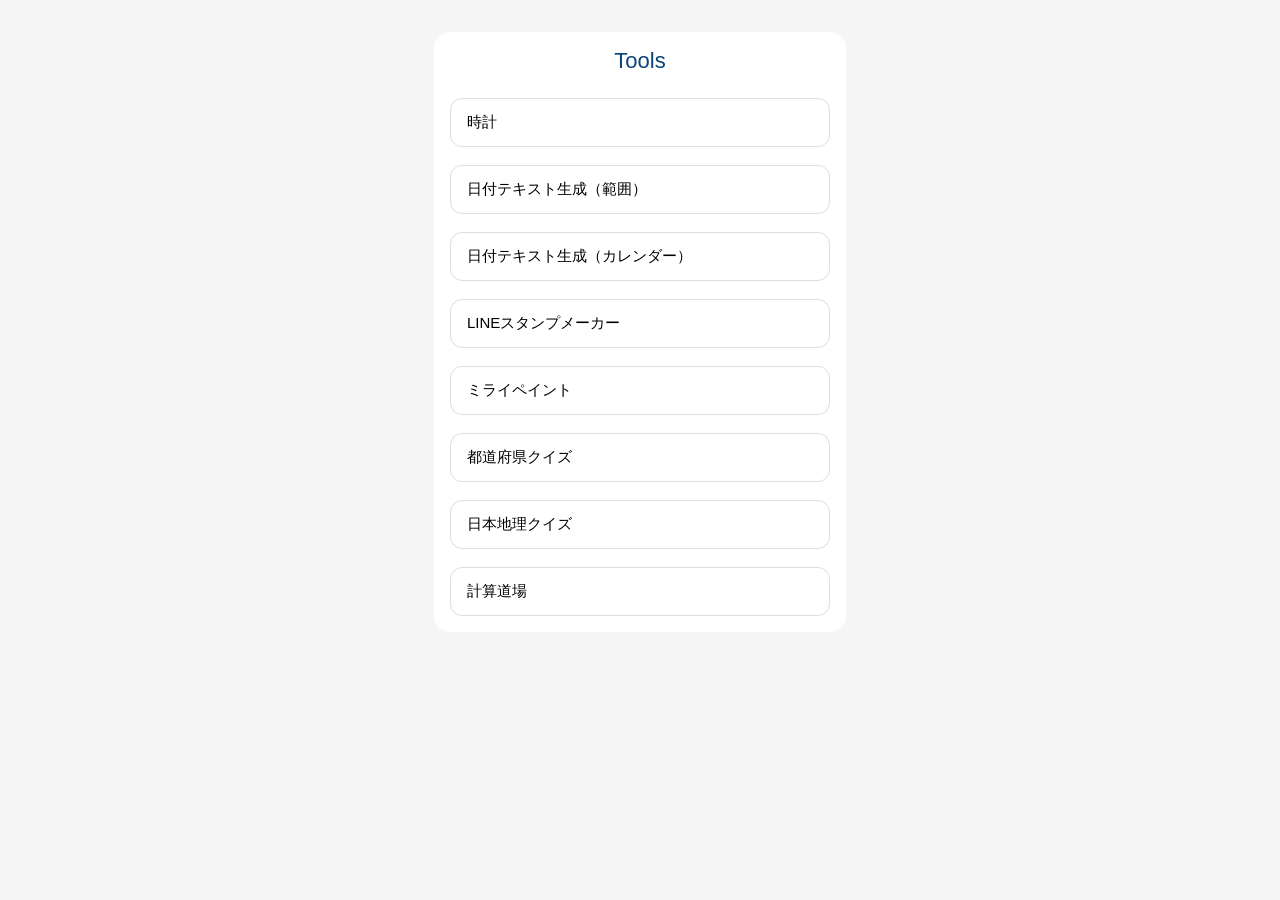
<file: index.html>
<!DOCTYPE html>
<html lang="ja">
<head>
  <meta charset="UTF-8">
  <meta name="viewport" content="width=device-width, initial-scale=1.0">
  <link rel="stylesheet" href="styles.css">
  <title>web-tools</title>
</head>
<body>
  <div class="card">
    <div class="profile">
      <div class="avatar">Tools</div>
    </div>

    <div class="links">
      <a href="clock/clock_memo.html" class="link-item">
        <span>時計</span>
      </a>
    </div>
    <br>
    <div class="links">
      <a href="date_text_generator/DatePickRange.html" class="link-item">
        <span>日付テキスト生成（範囲）</span>
      </a>
    </div>
    <br>
    <div class="links">
      <a href="date_text_generator/DatePickCalendar.html" class="link-item">
        <span>日付テキスト生成（カレンダー）</span>
      </a>
    </div>
    <br>
    <div class="links">
      <a href="linestamp_maker/linestamp_maker.html" class="link-item">
        <span>LINEスタンプメーカー</span>
      </a>
    </div>
    <br>
    <div class="links">
      <a href="mirai_paint/mirai_paint.html" class="link-item">
        <span>ミライペイント</span>
      </a>
    </div>
    <br>
    <div class="links">
      <a href="todofuken_quize/todofuken_quize.html" class="link-item">
        <span>都道府県クイズ</span>
      </a>
    </div>
    <br>
    <div class="links">
      <a href="jpchikei_quize/jpchikei_quize.html" class="link-item">
        <span>日本地理クイズ</span>
      </a>
    </div>
    <br>
    <div class="links">
      <a href="keisan_dojo/keisan_dojo.html" class="link-item">
        <span>計算道場</span>
      </a>
    </div>
  </div><!-- .card -->
</body>
</html>
</file>
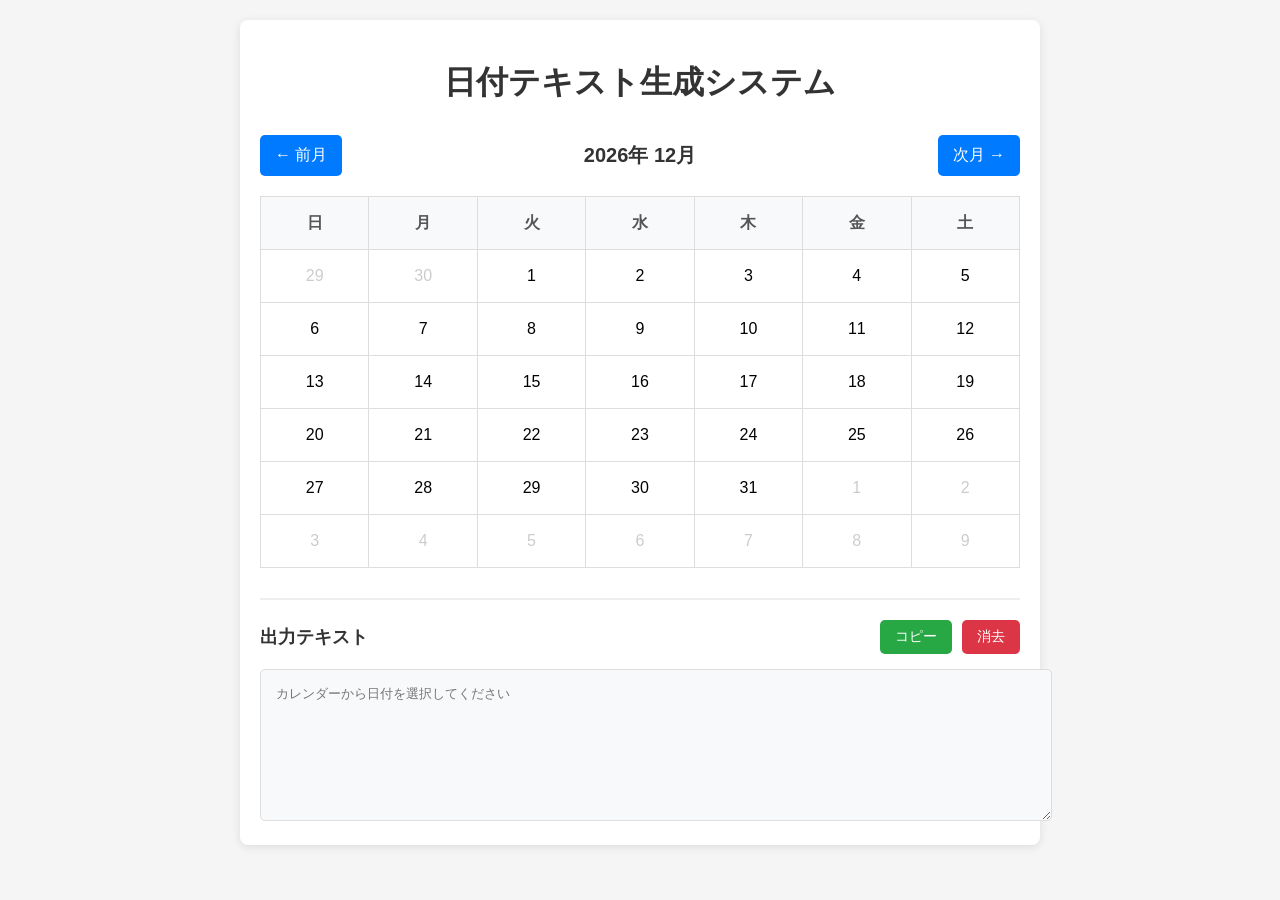
<file: date_text_generator/DatePickCalendar.html>
<!DOCTYPE html>
<html lang="ja">
<head>
    <meta charset="UTF-8">
    <meta name="viewport" content="width=device-width, initial-scale=1.0">
    <title>日付テキスト生成システム</title>
    <style>
        body {
            font-family: Arial, sans-serif;
            max-width: 800px;
            margin: 0 auto;
            padding: 20px;
            background-color: #f5f5f5;
        }

        .container {
            background-color: white;
            border-radius: 8px;
            box-shadow: 0 2px 10px rgba(0,0,0,0.1);
            padding: 20px;
        }

        h1 {
            text-align: center;
            color: #333;
            margin-bottom: 30px;
        }

        .calendar-section {
            margin-bottom: 30px;
        }

        .calendar-header {
            display: flex;
            justify-content: space-between;
            align-items: center;
            margin-bottom: 20px;
        }

        .nav-button {
            background-color: #007bff;
            color: white;
            border: none;
            padding: 10px 15px;
            border-radius: 5px;
            cursor: pointer;
            font-size: 16px;
        }

        .nav-button:hover {
            background-color: #0056b3;
        }

        .current-month {
            font-size: 20px;
            font-weight: bold;
            color: #333;
        }

        .calendar {
            width: 100%;
            border-collapse: collapse;
            margin-bottom: 20px;
        }

        .calendar th, .calendar td {
            width: 14.28%;
            height: 50px;
            text-align: center;
            vertical-align: middle;
            border: 1px solid #ddd;
        }

        .calendar th {
            background-color: #f8f9fa;
            font-weight: bold;
            color: #555;
        }

        .calendar td {
            background-color: white;
            cursor: pointer;
            transition: background-color 0.2s;
        }

        .calendar td:hover {
            background-color: #e3f2fd;
        }

        .calendar td.selected {
            background-color: #007bff;
            color: white;
        }

        .calendar td.other-month {
            color: #ccc;
            cursor: default;
        }

        .calendar td.other-month:hover {
            background-color: white;
        }

        .output-section {
            border-top: 2px solid #eee;
            padding-top: 20px;
        }

        .output-header {
            display: flex;
            justify-content: space-between;
            align-items: center;
            margin-bottom: 15px;
        }

        .output-title {
            font-size: 18px;
            font-weight: bold;
            color: #333;
        }

        .button-group {
            display: flex;
            gap: 10px;
        }

        .action-button {
            background-color: #28a745;
            color: white;
            border: none;
            padding: 8px 15px;
            border-radius: 5px;
            cursor: pointer;
            font-size: 14px;
        }

        .action-button:hover {
            background-color: #218838;
        }

        .clear-button {
            background-color: #dc3545;
        }

        .clear-button:hover {
            background-color: #c82333;
        }

        .output-area {
            width: 100%;
            min-height: 120px;
            padding: 15px;
            border: 1px solid #ddd;
            border-radius: 5px;
            background-color: #f8f9fa;
            font-family: monospace;
            white-space: pre-wrap;
            resize: vertical;
        }

        .day-names {
            color: #666;
        }

        .sun { color: #e74c3c; }
        .sat { color: #3498db; }
    </style>
</head>
<body>
    <div class="container">
        <h1>日付テキスト生成システム</h1>
        
        <div class="calendar-section">
            <div class="calendar-header">
                <button class="nav-button" id="prevMonth">← 前月</button>
                <div class="current-month" id="currentMonth"></div>
                <button class="nav-button" id="nextMonth">次月 →</button>
            </div>
            
            <table class="calendar" id="calendar">
                <thead>
                    <tr class="day-names">
                        <th class="sun">日</th>
                        <th>月</th>
                        <th>火</th>
                        <th>水</th>
                        <th>木</th>
                        <th>金</th>
                        <th class="sat">土</th>
                    </tr>
                </thead>
                <tbody id="calendarBody">
                </tbody>
            </table>
        </div>

        <div class="output-section">
            <div class="output-header">
                <div class="output-title">出力テキスト</div>
                <div class="button-group">
                    <button class="action-button" id="copyButton">コピー</button>
                    <button class="action-button clear-button" id="clearButton">消去</button>
                </div>
            </div>
            <textarea class="output-area" id="outputArea" readonly placeholder="カレンダーから日付を選択してください"></textarea>
        </div>
    </div>

    <script>
        class DateTextGenerator {
            constructor() {
                this.currentDate = new Date();
                this.selectedDates = [];
                this.dayNames = ['日', '月', '火', '水', '木', '金', '土'];
                this.init();
            }

            init() {
                this.bindEvents();
                this.renderCalendar();
            }

            bindEvents() {
                document.getElementById('prevMonth').addEventListener('click', () => {
                    this.currentDate.setMonth(this.currentDate.getMonth() - 1);
                    this.renderCalendar();
                });

                document.getElementById('nextMonth').addEventListener('click', () => {
                    this.currentDate.setMonth(this.currentDate.getMonth() + 1);
                    this.renderCalendar();
                });

                document.getElementById('copyButton').addEventListener('click', () => {
                    this.copyOutput();
                });

                document.getElementById('clearButton').addEventListener('click', () => {
                    this.clearOutput();
                });
            }

            renderCalendar() {
                const year = this.currentDate.getFullYear();
                const month = this.currentDate.getMonth();
                
                // 月の表示を更新
                document.getElementById('currentMonth').textContent = 
                    `${year}年 ${month + 1}月`;

                // カレンダーの日付を生成
                const firstDay = new Date(year, month, 1);
                const lastDay = new Date(year, month + 1, 0);
                const startDate = new Date(firstDay);
                startDate.setDate(startDate.getDate() - firstDay.getDay());

                const calendarBody = document.getElementById('calendarBody');
                calendarBody.innerHTML = '';

                for (let week = 0; week < 6; week++) {
                    const row = document.createElement('tr');
                    
                    for (let day = 0; day < 7; day++) {
                        const cell = document.createElement('td');
                        const cellDate = new Date(startDate);
                        cellDate.setDate(startDate.getDate() + (week * 7) + day);
                        
                        cell.textContent = cellDate.getDate();
                        
                        if (cellDate.getMonth() !== month) {
                            cell.classList.add('other-month');
                        } else {
                            cell.addEventListener('click', () => {
                                this.toggleDate(cellDate, cell);
                            });
                        }
                        
                        row.appendChild(cell);
                    }
                    
                    calendarBody.appendChild(row);
                }
            }

            toggleDate(date, cell) {
                const dateStr = this.formatDate(date);
                const index = this.selectedDates.findIndex(d => d.dateStr === dateStr);
                
                if (index === -1) {
                    // 日付を追加
                    this.selectedDates.push({ date: new Date(date), dateStr, cell });
                    cell.classList.add('selected');
                } else {
                    // 日付を削除
                    this.selectedDates.splice(index, 1);
                    cell.classList.remove('selected');
                }
                
                this.updateOutput();
            }

            formatDate(date) {
                const year = date.getFullYear().toString().slice(-2);
                const month = (date.getMonth() + 1).toString().padStart(2, '0');
                const day = date.getDate().toString().padStart(2, '0');
                const dayName = this.dayNames[date.getDay()];
                
                return `${year}/${month}/${day}(${dayName})`;
            }

            updateOutput() {
                // 日付順にソート
                this.selectedDates.sort((a, b) => a.date - b.date);
                
                const output = this.selectedDates.map(item => item.dateStr).join('\n');
                document.getElementById('outputArea').value = output;
            }

            copyOutput() {
                const outputArea = document.getElementById('outputArea');
                if (outputArea.value.trim() === '') {
                    alert('コピーするテキストがありません');
                    return;
                }
                
                outputArea.select();
                document.execCommand('copy');
                alert('テキストをコピーしました');
            }

            clearOutput() {
                // 選択された日付をクリア
                this.selectedDates.forEach(item => {
                    item.cell.classList.remove('selected');
                });
                
                this.selectedDates = [];
                document.getElementById('outputArea').value = '';
            }
        }

        // アプリケーション開始
        document.addEventListener('DOMContentLoaded', () => {
            new DateTextGenerator();
        });
    </script>
</body>
</html>
</file>
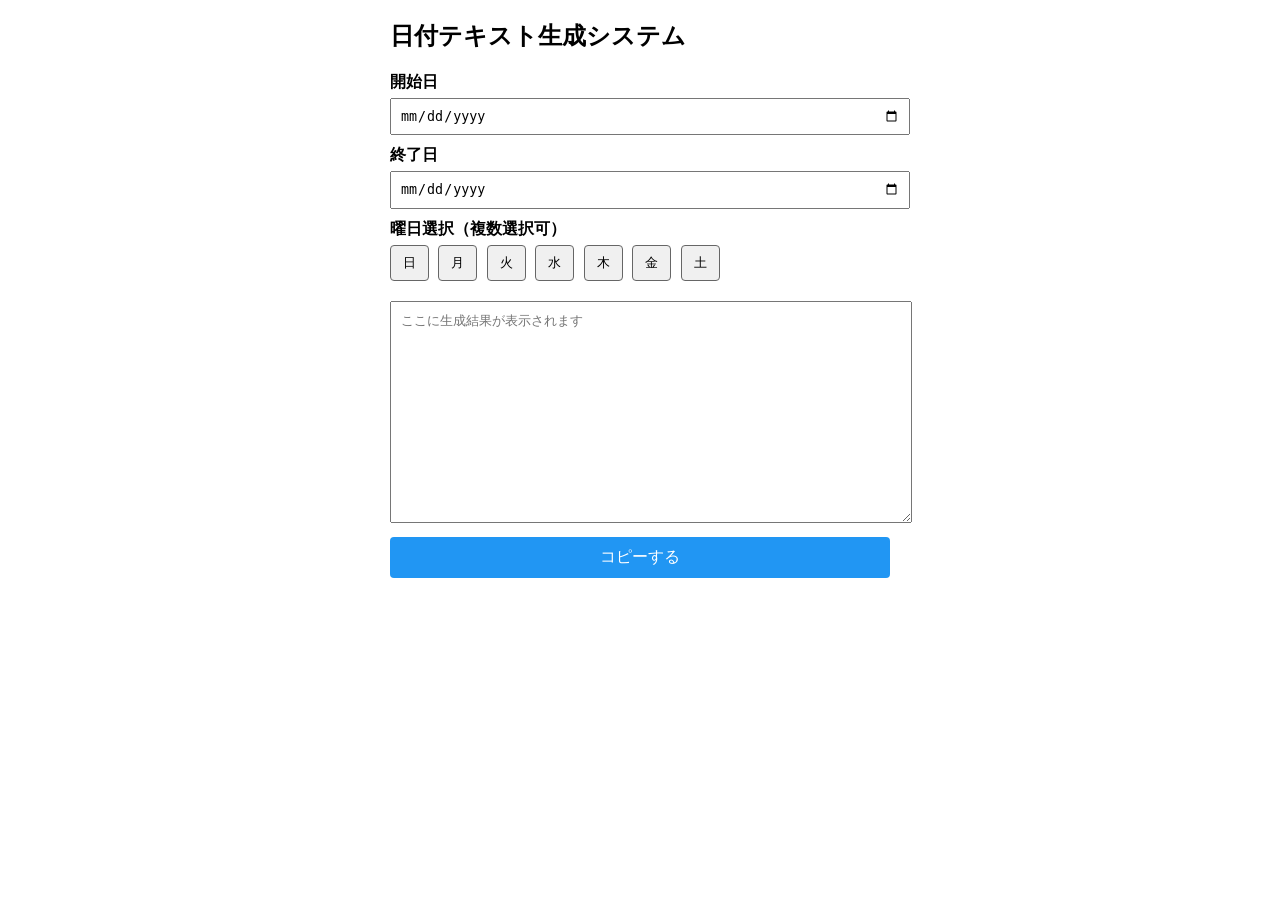
<file: date_text_generator/DatePickRange.html>
<!DOCTYPE html>
<html lang="ja">
<head>
<meta charset="UTF-8">
<title>日付テキスト生成システム</title>
<style>
    body {
        font-family: sans-serif;
        margin: 20px;
    }
    .container {
        max-width: 500px;
        margin: auto;
    }
    label {
        display: block;
        margin-top: 10px;
        font-weight: bold;
    }
    input[type="date"] {
        width: 100%;
        padding: 8px;
        margin-top: 5px;
    }
    .weekday-buttons button {
        margin: 5px 5px 0 0;
        padding: 8px 12px;
        border: 1px solid #666;
        border-radius: 4px;
        background: #f0f0f0;
        cursor: pointer;
    }
    .weekday-buttons button.active {
        background: #4caf50;
        color: white;
    }
    textarea {
        width: 100%;
        height: 200px;
        margin-top: 20px;
        padding: 10px;
        resize: vertical;
    }
    .copy-btn {
        margin-top: 10px;
        width: 100%;
        padding: 10px;
        background: #2196f3;
        color: white;
        border: none;
        cursor: pointer;
        font-size: 16px;
        border-radius: 4px;
    }
</style>
</head>
<body>

<div class="container">
    <h2>日付テキスト生成システム</h2>

    <label>開始日</label>
    <input type="date" id="startDate">

    <label>終了日</label>
    <input type="date" id="endDate">

    <label>曜日選択（複数選択可）</label>
    <div class="weekday-buttons">
        <button data-day="0">日</button>
        <button data-day="1">月</button>
        <button data-day="2">火</button>
        <button data-day="3">水</button>
        <button data-day="4">木</button>
        <button data-day="5">金</button>
        <button data-day="6">土</button>
    </div>

    <textarea id="result" placeholder="ここに生成結果が表示されます"></textarea>
    <button class="copy-btn" onclick="copyText()">コピーする</button>
</div>

<script>
const weekdayNames = ["日", "月", "火", "水", "木", "金", "土"];
const selectedWeekdays = new Set();

// 曜日ボタンのイベント設定
document.querySelectorAll(".weekday-buttons button").forEach(btn => {
    btn.addEventListener("click", () => {
        const day = Number(btn.dataset.day);
        if (selectedWeekdays.has(day)) {
            selectedWeekdays.delete(day);
            btn.classList.remove("active");
        } else {
            selectedWeekdays.add(day);
            btn.classList.add("active");
        }
        generateText();
    });
});

// 日付変更時のイベント
document.getElementById("startDate").addEventListener("change", generateText);
document.getElementById("endDate").addEventListener("change", generateText);

// メイン処理：日付テキスト生成
function generateText() {
    const start = document.getElementById("startDate").value;
    const end = document.getElementById("endDate").value;

    if (!start || !end) return;

    const startDate = new Date(start);
    const endDate = new Date(end);
    let output = "";

    for (let d = new Date(startDate); d <= endDate; d.setDate(d.getDate() + 1)) {
        const wd = d.getDay();
        if (selectedWeekdays.has(wd)) {
            const yy = String(d.getFullYear()).slice(-2);
            const mm = ("0" + (d.getMonth() + 1)).slice(-2);
            const dd = ("0" + d.getDate()).slice(-2);
            output += `${yy}/${mm}/${dd}(${weekdayNames[wd]})\n`;
        }
    }

    document.getElementById("result").value = output;
}

// コピー機能
function copyText() {
    const text = document.getElementById("result");
    text.select();
    document.execCommand("copy");
}
</script>

</body>
</html>
</file>
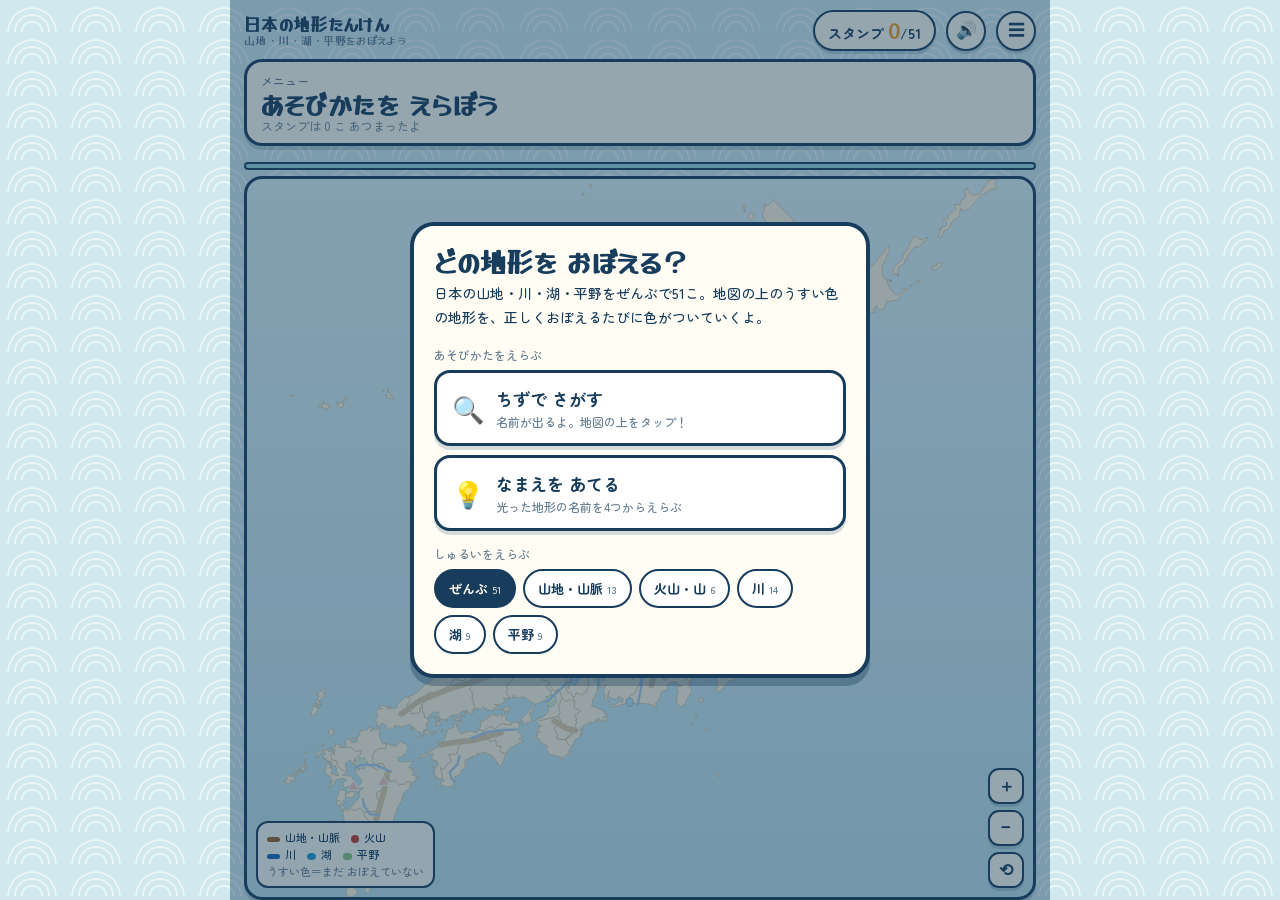
<file: jpchikei_quize/jpchikei_quize.html>
<!DOCTYPE html>
<html lang="ja">
<head>
<meta charset="utf-8">
<meta name="viewport" content="width=device-width, initial-scale=1, maximum-scale=1, user-scalable=no">
<title>日本の地形たんけん — 山地・川・湖・平野をおぼえよう</title>
<link rel="preconnect" href="https://fonts.googleapis.com">
<link rel="preconnect" href="https://fonts.gstatic.com" crossorigin>
<link href="https://fonts.googleapis.com/css2?family=Yusei+Magic&family=Zen+Maru+Gothic:wght@500;700;900&display=swap" rel="stylesheet">
<style>
:root{
  --umi:#cfe9ee;--umi-fuka:#9ed2de;--kon:#173c5c;--washi:#fffdf4;--shima:#fff5dd;
  --yamabuki:#f0a12e;--tokiwa:#2f9e72;--ake:#e0574a;--fuji:#8f7cc6;
  --kage:rgba(23,60,92,.18);--r:18px;
}
*{box-sizing:border-box;-webkit-tap-highlight-color:transparent}
html,body{height:100%}
body{
  margin:0;
  font-family:"Zen Maru Gothic","Hiragino Maru Gothic ProN","ヒラギノ丸ゴ ProN W4",system-ui,sans-serif;
  font-weight:700;color:var(--kon);background-color:var(--umi);
  background-image:radial-gradient(circle at 50% 100%,transparent 20%,rgba(255,255,255,.55) 21%,rgba(255,255,255,.55) 24%,transparent 25%,transparent 35%,rgba(255,255,255,.55) 36%,rgba(255,255,255,.55) 39%,transparent 40%,transparent 50%,rgba(255,255,255,.55) 51%,rgba(255,255,255,.55) 54%,transparent 55%);
  background-size:64px 32px;overflow:hidden;overscroll-behavior:none;
}
#app{height:100dvh;display:flex;flex-direction:column;max-width:820px;margin:0 auto;position:relative}
header{display:flex;align-items:center;gap:10px;padding:10px 14px 8px;flex:none}
.brand{font-family:"Yusei Magic",cursive;font-size:17px;letter-spacing:.02em;line-height:1.1;flex:1;min-width:0}
.brand small{display:block;font-family:inherit;font-size:11px;opacity:.6;font-weight:500}
.stamps{background:var(--washi);border:2.5px solid var(--kon);border-radius:999px;padding:5px 13px;font-size:14px;white-space:nowrap;box-shadow:0 3px 0 var(--kage)}
.stamps b{font-size:19px;color:var(--yamabuki);font-family:"Yusei Magic",cursive}
.iconbtn{width:40px;height:40px;flex:none;border-radius:50%;border:2.5px solid var(--kon);background:var(--washi);font-size:17px;cursor:pointer;box-shadow:0 3px 0 var(--kage);display:grid;place-items:center;padding:0;color:var(--kon)}
.iconbtn:active{transform:translateY(3px);box-shadow:none}

#question{flex:none;margin:0 14px 8px;background:var(--washi);border:3px solid var(--kon);border-radius:var(--r);padding:10px 14px;box-shadow:0 4px 0 var(--kage);display:flex;align-items:center;gap:12px;min-height:66px}
#qlabel{font-size:12px;opacity:.65;font-weight:500}
#qtext{font-family:"Yusei Magic",cursive;font-size:26px;line-height:1.15}
#qtext .kana{font-size:12px;display:block;opacity:.55;font-family:"Zen Maru Gothic",sans-serif;font-weight:500}
#qmain{flex:1;min-width:0}
#combo{font-family:"Yusei Magic",cursive;color:var(--ake);font-size:15px;text-align:center;line-height:1.1;opacity:0;transition:opacity .2s;flex:none}
#combo.on{opacity:1}
#combo b{display:block;font-size:26px}
#bar{height:8px;background:var(--umi-fuka);border-radius:99px;margin:8px 14px 6px;overflow:hidden;flex:none;border:2px solid var(--kon)}
#bar i{display:block;height:100%;width:0;background:var(--yamabuki);transition:width .35s ease}

#mapbox{flex:1;position:relative;margin:0 14px;border:3px solid var(--kon);border-radius:var(--r);background:linear-gradient(180deg,#dff2f6,#bde2ea);overflow:hidden;box-shadow:0 4px 0 var(--kage);touch-action:none;cursor:grab;min-height:0}
#mapbox.grabbing{cursor:grabbing}
#mapInner{width:100%;height:100%;transform-origin:0 0}
svg#japan{width:100%;height:100%;display:block}

.bg{fill:var(--shima);stroke:#cbbb9d;stroke-width:.9;stroke-linejoin:round;pointer-events:none}
.coast{fill:none;stroke:#a89madd;stroke-width:0}
.feat{cursor:pointer}
.feat.off{display:none}
.hit{fill:none;stroke:rgba(0,0,0,0);stroke-width:26;stroke-linecap:round;stroke-linejoin:round;pointer-events:stroke}
.hitp{fill:rgba(0,0,0,0);stroke:none;pointer-events:fill}
.vis{pointer-events:none;transition:stroke .2s,fill .2s,stroke-width .2s}
.feat.dim{opacity:.2}
.feat.locked{pointer-events:none}

.feat[data-k="range"] .vis{fill:none;stroke:#e0cbaa;stroke-width:8;stroke-linecap:round;stroke-linejoin:round}
.feat[data-k="range"].done .vis{stroke:#96602c}
.feat[data-k="river"] .vis{fill:none;stroke:#aacce8;stroke-width:3.4;stroke-linecap:round;stroke-linejoin:round}
.feat[data-k="river"].done .vis{stroke:#1565c0}
.feat[data-k="mt"] .vis{fill:#f0c6bf;stroke:#fff;stroke-width:1.2}
.feat[data-k="mt"].done .vis{fill:#c0392b}
.feat[data-k="lake"] .vis{fill:#bfe0ef;stroke:#8dbdd6;stroke-width:1.2}
.feat[data-k="lake"].done .vis{fill:#1e9bd7;stroke:#0d6ea0}
.feat[data-k="plain"] .vis{fill:#dcead4;stroke:#aecba1;stroke-width:1.4;stroke-dasharray:4 3}
.feat[data-k="plain"].done .vis{fill:#8fc47e;stroke:#3f7d33;stroke-dasharray:none}

.feat[data-k="range"].target .vis,.feat[data-k="river"].target .vis{stroke:var(--yamabuki);animation:pulseS 1s ease-in-out infinite}
.feat[data-k="range"].target .vis{stroke-width:11}
.feat[data-k="river"].target .vis{stroke-width:5.5}
.feat[data-k="mt"].target .vis,.feat[data-k="lake"].target .vis,.feat[data-k="plain"].target .vis{fill:var(--yamabuki);stroke:#a86c14;stroke-dasharray:none;animation:pulseF 1s ease-in-out infinite}
@keyframes pulseS{50%{stroke:#ffd98a}}
@keyframes pulseF{50%{fill:#ffe2a3}}

.feat[data-k="range"].good .vis,.feat[data-k="river"].good .vis{stroke:var(--tokiwa);animation:none}
.feat[data-k="mt"].good .vis,.feat[data-k="lake"].good .vis,.feat[data-k="plain"].good .vis{fill:var(--tokiwa);stroke:#1c6b4b;stroke-dasharray:none;animation:none}
.feat[data-k="range"].bad .vis,.feat[data-k="river"].bad .vis{stroke:var(--ake)}
.feat[data-k="mt"].bad .vis,.feat[data-k="lake"].bad .vis,.feat[data-k="plain"].bad .vis{fill:var(--ake);stroke:#8f2c22}

#zoom{position:absolute;right:9px;bottom:9px;display:flex;flex-direction:column;gap:6px}
#zoom button{width:36px;height:36px;border-radius:11px;border:2.5px solid var(--kon);background:var(--washi);font-size:17px;font-weight:900;cursor:pointer;box-shadow:0 3px 0 var(--kage);color:var(--kon);padding:0}
#zoom button:active{transform:translateY(3px);box-shadow:none}
#legend{position:absolute;left:9px;bottom:9px;background:rgba(255,253,244,.9);border:2px solid var(--kon);border-radius:12px;padding:6px 9px;font-size:11px;font-weight:500;line-height:1.55}
#legend b{font-weight:700}
#legend i{display:inline-block;width:13px;height:5px;border-radius:3px;margin-right:5px;vertical-align:middle;font-style:normal}

#pin{position:absolute;font-size:30px;pointer-events:none;transform:translate(-50%,-108%);display:none;animation:bounce .7s ease-in-out infinite;filter:drop-shadow(0 3px 3px rgba(0,0,0,.3))}
@keyframes bounce{0%,100%{transform:translate(-50%,-108%)}50%{transform:translate(-50%,-135%)}}

#choices{flex:none;display:grid;grid-template-columns:1fr 1fr;gap:9px;padding:10px 14px 14px}
#choices.hidden{display:none}
#choices button{font-family:inherit;font-weight:700;font-size:17px;padding:14px 6px;border-radius:14px;border:3px solid var(--kon);background:var(--washi);color:var(--kon);cursor:pointer;box-shadow:0 4px 0 var(--kage)}
#choices button:active{transform:translateY(4px);box-shadow:none}
#choices button.ok{background:var(--tokiwa);color:#fff}
#choices button.ng{background:var(--ake);color:#fff}
#hintbar{flex:none;padding:0 14px 14px;text-align:center}
#hintbar.hidden{display:none}
#hintbar button{font-family:inherit;font-weight:700;font-size:14px;padding:9px 18px;border-radius:99px;border:2.5px solid var(--kon);background:var(--washi);color:var(--kon);cursor:pointer;box-shadow:0 3px 0 var(--kage)}

.sheet{position:absolute;inset:0;background:rgba(23,60,92,.45);display:grid;place-items:center;padding:16px;z-index:20;overflow:auto}
.sheet.hidden{display:none}
.card{background:var(--washi);border:4px solid var(--kon);border-radius:24px;padding:20px;box-shadow:0 8px 0 rgba(23,60,92,.35);width:100%;max-width:460px}
.card h1{font-family:"Yusei Magic",cursive;font-size:27px;margin:0 0 4px;line-height:1.2}
.card p.lead{margin:0 0 16px;font-size:14px;font-weight:500;line-height:1.7}
.sec{font-size:12px;font-weight:500;opacity:.65;margin:14px 0 7px}
.modes{display:grid;gap:9px}
.modebtn{display:flex;align-items:center;gap:12px;text-align:left;width:100%;font-family:inherit;font-size:17px;font-weight:700;color:var(--kon);padding:13px 15px;border-radius:16px;border:3px solid var(--kon);background:#fff;cursor:pointer;box-shadow:0 4px 0 var(--kage)}
.modebtn:active{transform:translateY(4px);box-shadow:none}
.modebtn .em{font-size:26px;flex:none}
.modebtn span small{display:block;font-size:12px;font-weight:500;opacity:.65;margin-top:2px}
.chips{display:flex;flex-wrap:wrap;gap:7px}
.chip{font-family:inherit;font-size:13px;font-weight:700;color:var(--kon);padding:8px 13px;border-radius:99px;border:2.5px solid var(--kon);background:#fff;cursor:pointer}
.chip[aria-pressed="true"]{background:var(--kon);color:var(--washi)}
.chip small{font-weight:500;opacity:.7}
.chip[aria-pressed="true"] small{opacity:.85}

#fact{position:absolute;left:14px;right:14px;bottom:14px;z-index:15;background:var(--washi);border:3px solid var(--kon);border-radius:var(--r);padding:14px 16px;box-shadow:0 6px 0 var(--kage);animation:slideup .3s ease}
#fact.hidden{display:none}
@keyframes slideup{from{transform:translateY(18px);opacity:0}to{transform:none;opacity:1}}
#fact .name{font-family:"Yusei Magic",cursive;font-size:22px;line-height:1.2}
#fact .cap{font-size:12px;font-weight:500;opacity:.65;margin:2px 0 7px}
#fact .tri{font-size:14px;font-weight:500;line-height:1.6;margin-bottom:12px}
#fact button{width:100%;font-family:inherit;font-weight:700;font-size:17px;padding:12px;border-radius:14px;border:3px solid var(--kon);background:var(--yamabuki);color:var(--kon);cursor:pointer;box-shadow:0 4px 0 var(--kage)}
#fact button:active{transform:translateY(4px);box-shadow:none}

#stamp{position:absolute;inset:0;display:grid;place-items:center;pointer-events:none;z-index:18}
#stamp .mark{font-family:"Yusei Magic",cursive;font-size:52px;color:var(--ake);border:6px solid var(--ake);border-radius:50%;width:190px;height:190px;display:grid;place-items:center;transform:rotate(-14deg) scale(0);opacity:0;background:rgba(255,255,255,.35)}
#stamp.on .mark{animation:stampin .6s cubic-bezier(.2,1.5,.4,1) forwards}
@keyframes stampin{0%{transform:rotate(-14deg) scale(2.2);opacity:0}55%{transform:rotate(-14deg) scale(.92);opacity:1}70%{transform:rotate(-14deg) scale(1)}100%{transform:rotate(-14deg) scale(1);opacity:0}}
#confetti{position:absolute;inset:0;pointer-events:none;z-index:19}

.score{display:flex;gap:9px;margin:14px 0}
.score div{flex:1;background:#fff;border:3px solid var(--kon);border-radius:14px;padding:10px 6px;text-align:center}
.score b{display:block;font-family:"Yusei Magic",cursive;font-size:28px;color:var(--yamabuki);line-height:1.1}
.score span{font-size:11px;font-weight:500;opacity:.65}
.weak{display:flex;flex-wrap:wrap;gap:6px;margin-bottom:6px}
.weak i{font-style:normal;font-size:13px;background:#ffe0dc;border:2px solid var(--ake);border-radius:99px;padding:4px 10px}
.actions{display:grid;gap:9px;margin-top:14px}
.actions button{font-family:inherit;font-weight:700;font-size:17px;padding:13px;border-radius:16px;border:3px solid var(--kon);background:#fff;color:var(--kon);cursor:pointer;box-shadow:0 4px 0 var(--kage)}
.actions button.primary{background:var(--yamabuki)}
.actions button:active{transform:translateY(4px);box-shadow:none}

:focus-visible{outline:4px solid var(--fuji);outline-offset:2px}
@media (max-width:400px){
  #qtext{font-size:21px}
  #choices button{font-size:15px;padding:12px 4px}
  .card h1{font-size:23px}
  #legend{font-size:10px;padding:5px 7px}
}
@media (prefers-reduced-motion:reduce){*{animation-duration:.01ms !important;animation-iteration-count:1 !important;transition-duration:.01ms !important}}
</style>
</head>
<body>
<div id="app">
  <header>
    <div class="brand">日本の地形たんけん<small>山地・川・湖・平野をおぼえよう</small></div>
    <div class="stamps">スタンプ <b id="cnt">0</b>/51</div>
    <button class="iconbtn" id="sound" aria-label="音のオンオフ">🔊</button>
    <button class="iconbtn" id="menu" aria-label="メニューにもどる">☰</button>
  </header>

  <div id="question">
    <div id="qmain"><div id="qlabel">じゅんび中</div><div id="qtext">…</div></div>
    <div id="combo"><b>0</b>れんぱつ</div>
  </div>
  <div id="bar"><i></i></div>

  <div id="mapbox">
    <div id="mapInner"><svg id="japan" viewBox="0 0 1000 1000" xmlns="http://www.w3.org/2000/svg" role="img" aria-label="日本の地形図"><g transform="matrix(1.028807,0,0,1.028807,-47.544239,-28.806583)"><g transform="translate(6,18)"><g class="bg" data-code="47" transform="translate(52,193)"><polygon points="4 109 6 110 4 111 0 110"/><polygon points="48 121 55 123 51 129 39 124 42 122 44 125 46 118"/><polygon points="132 113 130 110 132 110 130 108 133 105 132 100 135 108 142 114"/><polygon points="225 23 224 28 219 23 223 21"/><polygon points="73 117 77 112 79 113 73 120 72 126 66 127 64 125 67 122 63 119 71 120"/><polygon points="287 20 291 17 286 15 285 8 292 10 292 14 299 13 298 11 307 0 309 5 309 9 305 15 300 15 299 19 293 19 294 21 288 25 281 25 286 34 281 31 276 39 280 41 270 46 270 38 277 32 275 24 280 25"/><polygon points="127 106 126 103 128 104"/><polygon points="279 8 279 6 283 8"/><polygon points="293 11 294 13 292 12"/></g><g class="bg" data-code="46" transform="translate(96,17)"><polygon points="23 949 26 951 23 952"/><polygon points="33 960 32 954 39 950 48 956 47 961 41 965 35 964"/><polygon points="64 953 64 958 59 959 58 952 62 949 63 939 70 929 71 938"/><polygon points="38 844 43 848 52 844 57 850 56 852 61 859 66 864 65 869 70 871 73 880 80 881 80 888 78 891 75 890 70 896 75 899 73 903 76 902 69 905 66 910 50 918 50 913 55 910 59 898 53 889 54 884 48 881 53 879 54 883 57 884 61 878 54 872 50 874 44 887 46 898 51 901 49 906 43 907 40 901 27 901 28 897 25 896 27 894 22 890 31 890 35 880 32 871 27 867 30 860 28 848 31 846 35 848"/><polygon points="31 837 34 836 33 838"/><polygon points="27 848 24 842 29 840 30 844"/><polygon points="4 868 6 865 7 867 2 875 0 874"/><polygon points="12 864 9 861 14 861"/><polygon points="284 149 280 150 279 146 289 144"/><polygon points="301 126 301 118 306 118 305 122 309 126 308 129 303 132 300 128"/><polygon points="363 98 360 99 359 97 365 93"/><polygon points="344 90 331 98 335 101 330 104 327 103 329 107 323 102 325 99 316 97 324 97 325 95 321 94 335 88 337 90 339 86 344 85 342 89 344 87 345 89 347 82 349 88"/><polygon points="324 108 322 106 320 108 318 101 323 102 322 105 328 107 325 109 326 107"/><polygon points="355 12 352 16 352 13"/><polygon points="361 1 363 0 365 4"/></g><g class="bg" data-code="45" transform="translate(152,824)"><polygon points="36 0 38 1 43 0 48 5 56 5 59 1 63 2 63 7 65 7 54 17 53 21 56 22 52 23 51 25 53 26 47 34 41 51 39 74 34 79 32 91 27 89 22 84 24 81 24 74 17 73 14 64 9 62 10 57 5 52 0 45 1 43 22 41 19 35 23 30 18 23 18 16 23 14 32 0"/></g><g class="bg" data-code="44" transform="translate(163,771)"><polygon points="0 34 3 29 0 26 2 24 1 19 5 13 12 9 19 10 20 3 33 7 38 0 47 4 49 10 46 18 43 17 43 20 35 22 36 26 40 28 56 27 50 36 56 36 53 38 56 40 61 38 62 41 57 41 55 45 65 49 59 49 61 51 57 54 60 55 54 56 54 60 52 60 52 55 48 54 45 58 37 58 32 53 27 54 25 53 21 49 22 43 15 30 9 30 10 36 8 39"/></g><g class="bg" data-code="43" transform="translate(115,800)"><path d="M8,37 L13,38 L13,48 L5,57 L1,58 L1,52 L5,51 L0,50 L4,40 L3,37 L8,37 Z M20,47 L14,47 L12,43 L19,39 L26,39 L23,47 L20,47 Z M24,34 L26,34 L26,38 L23,38 L24,34 Z M38,67 L33,61 L24,65 L19,61 L32,46 L30,40 L32,41 L31,39 L37,34 L26,34 L34,28 L35,23 L27,15 L26,10 L31,10 L30,7 L35,3 L39,4 L40,0 L48,5 L56,10 L58,7 L57,1 L63,1 L70,14 L69,20 L73,24 L69,24 L60,38 L55,40 L55,47 L60,54 L56,59 L59,65 L38,67 Z"/></g><g class="bg" data-code="42" transform="translate(44,700)"><path d="M53,1 L55,0 L57,2 L54,5 L55,9 L49,15 L48,19 L51,18 L49,22 L51,21 L48,25 L48,20 L46,22 L46,19 L45,22 L42,20 L44,20 L45,15 L47,15 L45,14 L49,10 L46,8 L48,3 L52,3 L53,1 Z M46,29 L43,35 L37,36 L40,22 L41,24 L45,25 L44,22 L45,26 L48,25 L46,29 Z M67,59 L68,61 L64,63 L60,59 L62,59 L61,56 L64,53 L67,55 L66,57 L68,58 L67,59 Z M28,110 L25,115 L26,110 L23,107 L26,106 L26,102 L28,102 L30,94 L28,105 L33,106 L30,108 L28,106 L28,110 Z M24,112 L21,111 L21,109 L23,111 L22,108 L24,112 Z M19,113 L20,110 L19,116 L16,111 L19,113 Z M6,118 L9,117 L10,119 L12,115 L16,125 L9,124 L9,129 L0,126 L1,124 L3,126 L4,125 L2,125 L5,122 L4,116 L6,118 Z M65,80 L62,81 L64,78 L65,80 Z M67,82 L70,84 L67,86 L67,82 Z M29,88 L31,85 L33,87 L29,88 Z M54,76 L51,77 L55,74 L54,76 Z M66,86 L64,89 L66,96 L73,98 L72,102 L78,109 L86,112 L79,117 L92,118 L94,123 L92,130 L82,134 L80,128 L85,124 L84,122 L79,121 L71,123 L68,129 L60,134 L64,129 L63,126 L65,127 L67,123 L64,125 L63,118 L59,117 L56,111 L59,100 L63,104 L62,108 L63,106 L66,108 L64,115 L75,118 L71,112 L72,107 L69,103 L66,105 L65,99 L62,99 L62,97 L58,100 L60,98 L57,96 L57,93 L57,95 L53,93 L57,87 L54,86 L55,83 L60,82 L60,85 L65,84 L66,86 Z M49,88 L48,92 L42,94 L47,91 L45,89 L48,84 L52,84 L54,81 L55,84 L49,88 Z M15,115 L15,113 L18,116 L15,118 L15,115 Z M64,101 L63,104 L62,101 L64,98 L64,101 Z"/></g><g class="bg" data-code="41" transform="translate(108,773)"><polygon points="15 6 28 6 34 12 41 10 40 16 32 21 30 28 25 23 19 29 22 39 14 36 8 29 9 25 2 23 0 16 2 13 5 17 4 13 6 9 2 6 3 4 6 6 6 0 7 2 11 2 12 7"/></g><g class="bg" data-code="40" transform="translate(123,752)"><polygon points="40 53 32 48 31 52 27 51 22 55 23 58 18 58 18 52 15 49 17 42 25 37 26 31 19 33 13 27 0 27 7 23 3 20 10 15 13 21 20 20 21 15 17 17 14 14 19 15 23 12 25 5 35 3 36 0 42 1 38 5 41 5 43 2 46 4 53 0 49 8 52 10 50 11 55 22 60 22 59 29 52 28 45 32 41 38 42 43 40 45 43 48"/></g><g class="bg" data-code="39" transform="translate(251,765)"><path d="M61,0 L74,6 L80,4 L81,12 L88,13 L86,17 L88,21 L94,22 L87,41 L75,25 L65,21 L55,23 L55,21 L56,24 L44,28 L50,28 L44,29 L42,32 L41,29 L38,33 L39,38 L37,44 L34,44 L30,52 L25,53 L25,61 L22,64 L25,70 L21,66 L14,68 L9,65 L5,67 L6,61 L10,60 L9,57 L6,57 L8,54 L5,41 L9,44 L15,36 L20,33 L16,24 L27,23 L30,13 L37,4 L61,0 Z M1,69 L0,70 L0,67 L1,69 Z"/></g><g class="bg" data-code="38" transform="translate(225,737)"><path d="M34,21 L31,20 L35,17 L34,21 Z M55,6 L51,6 L55,0 L57,3 L55,6 Z M60,5 L61,5 L60,7 L57,6 L60,5 Z M58,10 L54,12 L55,7 L60,8 L58,10 Z M32,85 L25,83 L25,86 L23,86 L24,81 L27,82 L21,76 L24,76 L22,72 L25,72 L22,71 L23,69 L20,67 L24,70 L28,66 L28,63 L24,63 L27,60 L19,60 L21,57 L19,56 L22,51 L16,50 L8,56 L0,57 L35,37 L41,18 L50,15 L48,11 L51,10 L59,24 L70,20 L80,22 L84,18 L89,20 L87,28 L63,32 L56,41 L53,51 L42,52 L46,61 L41,64 L35,72 L31,69 L34,82 L32,85 Z"/></g><g class="bg" data-code="37" transform="translate(308,724)"><path d="M6,33 L1,31 L4,21 L0,17 L6,20 L19,10 L26,13 L30,9 L31,14 L34,11 L37,14 L36,17 L45,22 L44,25 L31,23 L22,30 L15,27 L6,33 Z M27,5 L25,4 L29,4 L27,5 Z M40,0 L42,0 L40,8 L38,7 L38,5 L35,9 L35,5 L31,3 L40,0 Z"/></g><g class="bg" data-code="36" transform="translate(312,744)"><path d="M50,2 L52,0 L51,4 L50,2 Z M41,2 L49,0 L49,3 L52,4 L48,13 L55,20 L50,24 L57,26 L38,36 L33,43 L27,42 L25,38 L27,34 L20,33 L19,25 L13,27 L0,21 L2,13 L11,7 L18,10 L27,3 L40,5 L41,2 Z"/></g><g class="bg" data-code="35" transform="translate(168,710)"><path d="M45,0 L47,6 L43,11 L45,15 L50,15 L48,20 L50,24 L56,22 L58,24 L61,20 L60,16 L64,14 L64,21 L66,23 L67,29 L72,31 L72,36 L69,36 L70,44 L65,46 L65,54 L61,48 L57,48 L52,42 L47,44 L50,41 L46,38 L35,42 L32,39 L30,42 L29,40 L27,42 L27,38 L25,43 L21,45 L19,43 L16,45 L15,40 L9,36 L3,43 L3,36 L0,32 L4,27 L1,21 L4,17 L10,17 L5,15 L7,12 L16,14 L17,17 L24,17 L30,15 L29,12 L41,1 L43,2 L45,0 Z M64,54 L59,56 L62,52 L64,54 Z M75,50 L83,48 L78,50 L77,53 L73,50 L69,53 L67,48 L70,46 L75,50 Z M18,15 L18,13 L22,14 L18,15 Z M51,46 L48,46 L51,43 L51,46 Z"/></g><g class="bg" data-code="34" transform="translate(230,687)"><path d="M73,40 L72,42 L69,40 L72,43 L70,42 L68,47 L63,45 L63,42 L54,44 L51,48 L39,49 L37,53 L30,55 L28,53 L25,56 L26,53 L23,47 L25,45 L17,44 L9,51 L10,54 L5,52 L4,46 L2,44 L2,37 L0,35 L5,30 L7,24 L6,22 L12,17 L20,19 L22,16 L27,18 L35,16 L32,11 L38,8 L45,0 L58,2 L65,4 L68,7 L66,14 L70,19 L69,24 L73,40 Z M45,53 L43,56 L41,53 L46,51 L45,53 Z M21,54 L20,50 L23,51 L22,59 L19,59 L21,56 L17,51 L21,54 Z M15,48 L16,50 L12,52 L15,48 Z M35,57 L33,56 L36,56 L35,57 Z M24,58 L26,58 L25,61 L28,61 L26,63 L20,62 L23,56 L26,56 L24,58 Z M59,49 L59,52 L56,49 L59,49 Z M57,50 L53,52 L54,50 L57,50 Z M60,44 L62,45 L59,47 L60,44 Z"/></g><g class="bg" data-code="33" transform="translate(295,673)"><polygon points="58 8 59 14 51 22 52 29 50 32 54 38 53 41 46 39 49 42 43 49 34 48 39 49 36 53 34 52 33 57 27 55 25 58 23 52 23 55 19 51 15 55 10 52 12 56 8 54 4 38 5 33 1 28 3 21 0 18 1 15 8 14 7 10 14 10 13 7 15 6 18 0 25 2 29 7 39 1 38 3 45 6 46 12"/></g><g class="bg" data-code="32" transform="translate(211,610)"><path d="M74,14 L78,13 L75,17 L72,15 L73,19 L71,16 L74,14 Z M79,16 L77,19 L77,15 L79,14 L81,17 L79,16 Z M83,5 L88,0 L93,5 L92,9 L89,9 L91,11 L86,12 L83,5 Z M2,100 L10,98 L25,84 L35,78 L41,70 L52,65 L55,59 L53,55 L70,51 L76,46 L79,49 L87,48 L84,50 L82,51 L88,59 L87,68 L79,70 L81,73 L77,79 L64,77 L57,85 L51,88 L54,93 L46,95 L41,93 L39,96 L31,94 L25,99 L26,101 L24,107 L19,112 L21,114 L17,116 L18,120 L15,124 L13,122 L7,124 L5,120 L7,115 L2,115 L0,111 L4,106 L2,100 Z"/></g><g class="bg" data-code="31" transform="translate(288,658)"><polygon points="7 33 0 31 4 25 2 22 10 20 11 11 5 3 7 2 9 6 15 8 23 4 34 6 55 5 64 0 71 17 71 21 65 23 53 27 52 21 45 18 46 16 36 22 32 17 25 15 22 21 20 22 21 25 14 25 15 29 8 30"/></g><g class="bg" data-code="30" transform="translate(385,737)"><path d="M41,32 L44,38 L49,41 L45,46 L46,50 L38,55 L37,59 L35,59 L36,56 L19,51 L14,44 L17,41 L9,37 L4,30 L0,30 L3,25 L0,24 L6,21 L1,18 L5,16 L4,14 L8,14 L0,6 L2,3 L5,6 L31,0 L35,9 L31,10 L25,17 L30,24 L28,30 L41,32 Z M49,23 L49,26 L44,29 L44,26 L49,23 Z"/></g><g class="bg" data-code="29" transform="translate(410,712)"><polygon points="24 48 19 51 19 54 17 54 17 57 16 57 3 55 5 49 0 42 6 35 10 34 6 25 8 20 6 11 11 0 17 5 21 2 25 5 27 3 29 7 26 8 28 9 27 13 36 18 28 24 31 29 29 30 31 33 29 37 30 44 29 47"/></g><g class="bg" data-code="28" transform="translate(345,655)"><path d="M31,90 L23,93 L23,88 L20,89 L20,86 L38,67 L39,69 L32,79 L35,88 L31,90 Z M3,59 L4,56 L0,50 L2,47 L1,40 L9,32 L8,26 L14,24 L14,20 L7,3 L16,0 L33,1 L32,5 L36,10 L41,9 L42,11 L42,17 L36,17 L35,23 L42,28 L47,26 L49,33 L59,35 L58,40 L55,41 L56,45 L62,48 L60,49 L62,60 L59,62 L53,60 L40,66 L25,56 L11,57 L11,53 L8,58 L5,56 L3,59 Z"/></g><g class="bg" data-code="27" transform="translate(387,695)"><polygon points="16 0 24 8 28 5 27 8 31 9 34 17 29 28 31 37 29 42 3 48 0 45 7 44 14 37 17 28 19 30 17 22 20 20 18 9 20 8 14 5 13 1"/></g><g class="bg" data-code="26" transform="translate(377,649)"><polygon points="44 63 41 55 37 54 38 51 34 54 26 46 27 41 17 39 15 32 10 34 3 29 4 23 10 23 10 17 9 15 4 16 0 11 1 7 3 10 2 8 19 0 23 7 15 14 18 15 20 11 20 15 24 17 23 21 25 18 27 19 25 14 31 11 32 14 31 20 34 25 46 27 51 32 48 46 51 56 55 56 59 62 60 66 58 68 54 65 50 68"/></g><g class="bg" data-code="25" transform="translate(423,655)"><path d="M20,0 L27,3 L28,9 L31,9 L34,16 L35,19 L31,29 L33,30 L34,40 L30,50 L24,53 L17,50 L16,55 L13,56 L9,50 L5,50 L2,40 L5,26 L0,21 L3,17 L6,18 L9,11 L12,13 L18,10 L18,7 L21,8 L20,0 Z M20,13 L20,16 L18,13 L14,16 L16,24 L8,32 L8,36 L5,42 L7,45 L9,36 L15,35 L16,31 L25,25 L26,21 L20,13 Z"/></g><g class="bg" data-code="24" transform="translate(426,683)"><polygon points="8 95 3 92 0 86 1 86 1 83 3 83 8 80 8 77 13 76 14 73 13 66 15 62 13 59 15 58 12 53 20 47 11 42 12 38 10 37 13 36 11 32 10 28 13 27 14 22 21 25 27 22 31 12 30 2 36 0 43 7 48 15 42 16 43 20 36 32 35 40 51 47 53 52 56 51 55 55 50 55 55 56 55 61 51 62 53 60 50 58 49 60 43 61 46 57 42 57 39 62 39 60 36 63 34 61 34 64 32 62 25 66 22 68 23 73 21 72 22 70 18 73 22 77 20 77 22 80 19 78 20 81 13 85"/></g><g class="bg" data-code="23" transform="translate(469,673)"><polygon points="42 46 18 52 20 47 23 49 31 43 33 46 35 43 34 40 28 37 26 41 18 40 14 37 16 29 12 40 16 45 13 45 9 41 10 36 8 33 8 28 12 21 5 25 0 17 1 11 5 3 15 0 21 8 26 10 33 8 39 12 46 8 47 14 52 11 60 13 50 33 42 38"/></g><g class="bg" data-code="22" transform="translate(511,659)"><polygon points="73 14 77 14 77 27 83 31 81 36 85 42 85 46 78 55 77 61 70 65 64 59 67 45 65 41 66 38 72 37 62 31 55 33 51 38 53 41 44 45 42 54 36 61 38 65 25 61 0 60 0 52 8 47 18 27 33 17 33 5 37 0 40 8 39 19 44 20 48 29 53 27 52 20 56 12 61 17"/></g><g class="bg" data-code="21" transform="translate(450,608)"><polygon points="66 4 69 10 64 20 67 24 66 28 60 35 55 35 53 40 59 43 64 50 62 53 68 59 66 63 68 66 65 66 67 70 65 73 58 77 52 73 45 75 40 73 34 65 24 68 20 76 19 82 12 75 6 77 4 76 8 66 7 63 4 56 1 56 0 50 5 41 11 44 12 42 25 41 28 37 22 29 24 23 29 13 26 10 30 5 34 7 35 11 44 0 47 2 52 0 52 2 56 0"/></g><g class="bg" data-code="20" transform="translate(503,572)"><polygon points="68 18 59 21 60 23 55 27 54 34 57 39 66 39 67 45 64 47 66 53 63 54 66 57 66 63 70 65 71 70 68 72 64 69 58 71 53 66 43 77 46 80 43 82 45 87 41 92 41 104 26 114 18 112 13 115 12 109 14 106 12 102 15 102 13 99 15 95 9 89 11 86 6 79 0 76 2 71 7 71 13 64 14 60 11 56 16 46 13 40 19 32 18 29 21 28 22 17 27 10 27 7 34 8 34 13 36 14 44 10 48 12 48 7 53 2 60 0 63 2 63 7 68 11"/></g><g class="bg" data-code="19" transform="translate(546,638)"><polygon points="2 21 0 16 3 14 0 11 10 0 15 5 21 3 25 6 28 4 39 7 43 15 48 18 47 27 38 35 26 38 21 33 17 41 18 48 13 50 9 41 4 40 5 29"/></g><g class="bg" data-code="18" transform="translate(408,618)"><polygon points="40 0 46 8 56 9 61 14 66 13 64 19 70 27 67 31 54 32 53 34 47 31 42 40 35 37 36 45 33 44 33 47 27 50 24 48 21 55 18 54 15 58 3 56 0 51 1 45 3 49 10 46 6 49 13 50 15 47 13 48 13 45 19 47 17 45 20 43 18 40 26 41 25 35 28 33 29 38 31 39 32 32 25 19 34 6 34 2"/></g><g class="bg" data-code="17" transform="translate(448,541)"><path d="M37,26 L34,23 L41,23 L37,26 Z M28,77 L31,80 L26,90 L21,91 L16,86 L6,85 L0,77 L15,62 L26,44 L27,33 L25,29 L25,24 L22,23 L27,10 L52,0 L56,1 L57,5 L51,6 L50,15 L46,14 L39,22 L37,18 L34,19 L32,28 L38,30 L41,26 L41,36 L33,38 L31,48 L28,50 L30,54 L28,57 L29,61 L27,69 L28,77 Z"/></g><g class="bg" data-code="16" transform="translate(475,575)"><polygon points="41 37 31 33 27 35 27 33 22 35 19 33 10 44 9 40 5 38 1 43 0 35 2 27 1 23 3 20 1 16 4 14 6 4 14 2 11 8 23 15 31 11 33 3 43 0 47 3 50 14 49 25 46 26 47 29"/></g><g class="bg" data-code="15" transform="translate(518,476)"><path d="M7,113 L4,102 L0,99 L14,94 L23,87 L30,87 L45,75 L55,60 L60,46 L79,34 L80,36 L79,35 L85,28 L94,0 L102,3 L102,10 L111,16 L109,20 L101,23 L101,31 L98,39 L101,44 L104,46 L95,56 L97,65 L89,65 L88,68 L79,69 L78,72 L80,76 L76,82 L81,87 L80,101 L73,94 L71,98 L67,99 L68,104 L65,105 L65,108 L53,114 L53,107 L48,103 L48,98 L45,96 L38,98 L33,103 L33,108 L29,106 L21,110 L19,109 L19,104 L12,103 L12,106 L7,113 Z M36,46 L28,47 L35,38 L33,35 L30,37 L30,31 L34,23 L43,14 L39,30 L46,31 L43,40 L36,46 Z"/></g><g class="bg" data-code="14" transform="translate(584,656)"><polygon points="10 0 24 6 28 11 28 6 30 6 27 4 30 2 44 9 40 13 36 12 39 16 36 16 36 23 42 26 38 30 39 33 35 33 36 28 33 24 26 22 15 25 11 28 12 34 10 34 4 30 4 17 0 17 9 9"/></g><g class="bg" data-code="13" transform="translate(585,642)"><path d="M49,173 L49,178 L44,171 L49,173 Z M34,113 L32,115 L29,114 L31,111 L34,113 Z M11,104 L13,106 L11,107 L11,104 Z M18,98 L16,96 L18,92 L18,98 Z M22,75 L22,69 L26,70 L26,76 L22,75 Z M48,7 L49,12 L47,16 L41,15 L43,19 L39,20 L43,20 L43,23 L29,16 L26,18 L29,20 L27,20 L27,25 L23,20 L9,14 L4,11 L0,3 L3,0 L18,4 L23,8 L30,5 L30,9 L36,6 L40,7 L42,5 L48,7 Z"/></g><g class="bg" data-code="12" transform="translate(627,629)"><polygon points="5 29 7 25 6 20 6 13 0 0 8 10 19 15 37 11 37 8 55 20 55 24 45 24 34 35 32 57 19 61 7 75 0 71 5 69 3 66 4 63 3 58 5 53 1 49 4 45 7 46 7 42 13 39 18 33 11 26 6 30"/></g><g class="bg" data-code="11" transform="translate(573,618)"><polygon points="48 4 49 5 51 12 54 11 54 11 60 24 60 31 54 29 52 31 48 30 42 33 42 29 35 32 30 28 15 24 12 27 1 24 0 19 16 10 21 0 32 2 38 6"/></g><g class="bg" data-code="10" transform="translate(557,570)"><polygon points="64 52 54 54 48 50 37 48 32 58 16 67 12 65 12 59 9 56 12 55 10 49 13 47 12 41 3 41 0 36 1 29 6 25 5 23 14 20 26 14 26 11 29 10 28 5 32 4 34 0 41 7 49 9 47 12 50 14 47 17 46 26 54 29 48 42 53 49 62 48"/></g><g class="bg" data-code="9" transform="translate(603,563)"><polygon points="19 60 18 59 16 55 7 56 2 49 8 36 0 33 1 24 4 21 1 19 3 16 28 0 40 3 46 7 47 13 47 24 48 27 45 29 47 39 44 46 33 48 30 53 27 53 26 57"/></g><g class="bg" data-code="8" transform="translate(622,575)"><polygon points="5 54 5 54 2 55 0 48 7 45 8 41 11 41 14 36 25 34 28 27 26 17 29 15 28 12 28 1 38 10 44 4 44 0 54 5 46 29 47 35 44 42 46 52 51 61 49 63 51 66 52 62 60 74 42 62 42 65 24 69 13 64"/></g><g class="bg" data-code="7" transform="translate(594,511)"><polygon points="82 69 72 64 72 68 66 74 56 65 55 59 49 55 37 52 12 68 4 66 5 52 0 47 4 41 2 37 3 34 12 33 13 30 21 30 19 21 28 11 25 9 32 11 38 10 40 14 44 13 47 15 53 14 56 10 54 9 55 0 61 0 65 4 74 4 75 10 80 12 79 10 83 10 83 4 87 4 93 18 93 45 91 61"/></g><g class="bg" data-code="6" transform="translate(612,439)"><polygon points="14 1 24 0 28 5 42 8 44 13 48 14 53 22 51 30 48 30 52 41 45 53 46 59 43 65 36 67 37 72 36 81 38 82 35 86 29 87 26 85 22 86 20 82 14 83 7 81 4 76 7 68 7 60 15 57 17 53 8 47 8 40 0 37 13 14"/></g><g class="bg" data-code="5" transform="translate(617,352)"><polygon points="54 97 47 102 43 101 39 100 37 95 23 92 19 87 9 88 11 78 16 69 17 47 11 39 3 42 0 33 6 36 12 28 15 19 15 11 10 6 14 7 17 3 29 5 32 2 39 7 42 5 45 7 55 0 55 5 60 5 59 16 55 21 57 39 52 40 55 44 52 48 54 53 50 59 47 70 55 83 52 86 55 91"/></g><g class="bg" data-code="4" transform="translate(648,445)"><path d="M33,70 L29,70 L29,76 L25,76 L26,78 L21,76 L20,70 L11,70 L7,66 L1,66 L0,61 L7,59 L10,53 L9,47 L16,35 L12,24 L15,24 L17,16 L12,8 L16,9 L23,4 L33,9 L41,8 L39,12 L45,16 L49,11 L55,14 L57,0 L64,1 L67,8 L62,5 L63,10 L59,14 L62,19 L60,17 L56,20 L60,22 L57,28 L61,28 L61,32 L58,30 L60,34 L57,35 L58,38 L61,37 L59,39 L61,41 L61,45 L57,43 L58,40 L55,41 L57,39 L56,37 L39,40 L36,43 L40,45 L35,46 L38,47 L32,57 L33,70 Z M43,41 L44,43 L42,43 L43,41 Z"/></g><g class="bg" data-code="3" transform="translate(664,354)"><polygon points="48 92 41 91 39 105 33 102 29 107 23 103 25 99 17 100 7 95 8 89 5 84 8 81 0 68 3 57 7 51 5 46 8 42 5 38 10 37 8 19 12 14 16 15 29 5 31 8 35 5 40 7 46 0 54 11 52 16 57 19 55 23 61 28 64 43 62 53 65 49 66 54 68 55 62 60 64 62 67 59 67 63 63 63 63 68 60 69 65 68 60 71 62 73 60 75 64 74 58 81 62 83 57 83 60 86 57 86 59 88 53 89 52 86 54 91 52 91 52 94 50 90"/></g><g class="bg" data-code="2" transform="translate(624,287)"><polygon points="3 71 3 63 0 60 6 51 12 51 18 47 21 31 17 27 20 26 21 19 27 23 31 20 35 23 37 38 40 45 46 41 45 37 47 33 58 42 61 39 65 23 61 16 55 22 41 25 47 0 64 11 73 6 71 37 73 51 77 62 81 61 86 67 80 74 75 72 71 75 69 72 56 82 52 81 53 70 48 70 48 65 38 72 35 70 32 72 25 67 22 70 10 68 7 72"/></g><g class="bg" data-code="1" transform="translate(602,10)"><path d="M4,240 L3,245 L0,246 L0,237 L6,235 L4,240 Z M33,261 L32,250 L28,243 L23,242 L21,237 L17,236 L15,231 L19,223 L17,212 L19,209 L28,207 L34,198 L37,202 L39,201 L43,192 L49,187 L39,173 L40,166 L47,164 L60,174 L71,171 L71,174 L78,177 L83,174 L89,165 L83,140 L86,135 L93,132 L97,126 L96,103 L100,95 L101,85 L98,67 L90,48 L93,39 L92,33 L94,36 L99,35 L105,28 L131,55 L139,68 L155,85 L184,104 L213,109 L214,113 L219,118 L238,118 L260,91 L262,96 L252,119 L252,129 L255,135 L265,138 L263,140 L264,137 L258,137 L263,149 L269,156 L273,157 L280,149 L287,148 L277,156 L275,163 L258,166 L256,172 L252,177 L247,177 L245,175 L246,173 L243,172 L240,178 L243,180 L228,181 L220,178 L205,186 L191,202 L182,216 L179,225 L180,240 L178,248 L164,237 L141,228 L113,211 L100,209 L103,206 L88,214 L72,230 L69,227 L73,227 L68,226 L66,220 L58,212 L47,213 L42,220 L39,230 L40,234 L52,242 L62,242 L71,254 L80,257 L82,260 L76,265 L72,267 L63,263 L60,265 L60,261 L57,260 L55,265 L48,269 L48,278 L40,282 L37,287 L30,284 L27,278 L28,269 L33,261 Z M71,48 L73,45 L77,47 L79,52 L75,55 L71,52 L71,48 Z M65,35 L65,33 L67,35 L66,45 L63,35 L65,35 Z M369,17 L367,13 L365,13 L363,17 L365,23 L364,26 L359,28 L357,35 L350,34 L351,41 L341,50 L341,54 L335,54 L335,56 L339,58 L339,62 L336,65 L332,64 L332,69 L329,66 L330,71 L327,78 L331,79 L336,70 L341,69 L346,59 L356,50 L358,40 L363,43 L369,41 L384,24 L397,15 L406,13 L407,10 L404,6 L407,2 L402,0 L396,2 L384,20 L373,22 L369,17 Z M290,99 L295,93 L303,91 L308,84 L311,85 L314,79 L304,82 L296,77 L293,79 L289,89 L280,104 L280,107 L266,122 L268,129 L273,128 L273,132 L274,119 L282,114 L283,109 L286,109 L287,102 L290,99 Z M322,125 L334,115 L329,113 L325,116 L326,117 L319,119 L319,123 L321,122 L322,125 Z M300,142 L304,137 L297,139 L300,142 Z M291,146 L293,143 L289,144 L291,146 Z"/></g></g></g><g class="feat" data-i="42" data-k="plain"><ellipse class="vis" cx="670.8" cy="167.8" rx="11" ry="15"/><ellipse class="hitp" cx="670.8" cy="167.8" rx="20" ry="24"/></g><g class="feat" data-i="43" data-k="plain"><ellipse class="vis" cx="754.9" cy="192.5" rx="12" ry="11"/><ellipse class="hitp" cx="754.9" cy="192.5" rx="21" ry="20"/></g><g class="feat" data-i="44" data-k="plain"><ellipse class="vis" cx="609.2" cy="456.1" rx="6" ry="9"/><ellipse class="hitp" cx="609.2" cy="456.1" rx="15" ry="18"/></g><g class="feat" data-i="45" data-k="plain"><ellipse class="vis" cx="666.8" cy="500.7" rx="6" ry="10"/><ellipse class="hitp" cx="666.8" cy="500.7" rx="15" ry="19"/></g><g class="feat" data-i="46" data-k="plain"><ellipse class="vis" cx="563.2" cy="530.3" rx="8" ry="13"/><ellipse class="hitp" cx="563.2" cy="530.3" rx="17" ry="22"/></g><g class="feat" data-i="47" data-k="plain"><ellipse class="vis" cx="600.6" cy="644.0" rx="20" ry="18"/><ellipse class="hitp" cx="600.6" cy="644.0" rx="29" ry="27"/></g><g class="feat" data-i="48" data-k="plain"><ellipse class="vis" cx="443.6" cy="689.7" rx="10" ry="10"/><ellipse class="hitp" cx="443.6" cy="689.7" rx="19" ry="19"/></g><g class="feat" data-i="49" data-k="plain"><ellipse class="vis" cx="375.8" cy="726.1" rx="8" ry="8"/><ellipse class="hitp" cx="375.8" cy="726.1" rx="17" ry="17"/></g><g class="feat" data-i="50" data-k="plain"><ellipse class="vis" cx="111.4" cy="813.3" rx="9" ry="8"/><ellipse class="hitp" cx="111.4" cy="813.3" rx="18" ry="17"/></g><g class="feat" data-i="0" data-k="range"><path class="vis" d="M718.3,166.2L726.9,203.6L736.0,237.5L742.2,254.6"/><path class="hit" d="M718.3,166.2L726.9,203.6L736.0,237.5L742.2,254.6"/></g><g class="feat" data-i="1" data-k="range"><path class="vis" d="M661.5,340.5L666.3,387.7L657.8,447.9L638.9,501.0L622.7,544.0L612.9,573.9"/><path class="hit" d="M661.5,340.5L666.3,387.7L657.8,447.9L638.9,501.0L622.7,544.0L612.9,573.9"/></g><g class="feat" data-i="2" data-k="range"><path class="vis" d="M629.6,369.5L621.2,419.6L612.9,459.6L609.9,499.8"/><path class="hit" d="M629.6,369.5L621.2,419.6L612.9,459.6L609.9,499.8"/></g><g class="feat" data-i="3" data-k="range"><path class="vis" d="M695.4,372.1L701.4,409.3L694.7,449.3L683.9,475.8"/><path class="hit" d="M695.4,372.1L701.4,409.3L694.7,449.3L683.9,475.8"/></g><g class="feat" data-i="4" data-k="range"><path class="vis" d="M588.6,522.5L577.7,559.1L566.9,582.2L556.2,605.3"/><path class="hit" d="M588.6,522.5L577.7,559.1L566.9,582.2L556.2,605.3"/></g><g class="feat" data-i="5" data-k="range"><path class="vis" d="M541.1,638.4L549.4,655.5L556.6,672.6"/><path class="hit" d="M541.1,638.4L549.4,655.5L556.6,672.6"/></g><g class="feat" data-i="6" data-k="range"><path class="vis" d="M488.9,585.9L490.8,609.5L488.5,629.6L484.6,646.3"/><path class="hit" d="M488.9,585.9L490.8,609.5L488.5,629.6L484.6,646.3"/></g><g class="feat" data-i="7" data-k="range"><path class="vis" d="M500.4,648.9L504.0,663.8L505.9,678.7"/><path class="hit" d="M500.4,648.9L504.0,663.8L505.9,678.7"/></g><g class="feat" data-i="8" data-k="range"><path class="vis" d="M524.0,661.2L521.2,677.9L518.5,694.6L515.7,704.6"/><path class="hit" d="M524.0,661.2L521.2,677.9L518.5,694.6L515.7,704.6"/></g><g class="feat" data-i="9" data-k="range"><path class="vis" d="M380.8,754.5L395.5,763.8L409.7,767.7"/><path class="hit" d="M380.8,754.5L395.5,763.8L409.7,767.7"/></g><g class="feat" data-i="10" data-k="range"><path class="vis" d="M312.9,683.3L270.6,698.5L233.6,710.5L193.9,725.7L167.4,744.9"/><path class="hit" d="M312.9,683.3L270.6,698.5L233.6,710.5L193.9,725.7L167.4,744.9"/></g><g class="feat" data-i="11" data-k="range"><path class="vis" d="M306.9,770.5L269.9,781.1L243.5,784.1L222.4,787.4"/><path class="hit" d="M306.9,770.5L269.9,781.1L243.5,784.1L222.4,787.4"/></g><g class="feat" data-i="12" data-k="range"><path class="vis" d="M148.2,828.2L143.7,851.5L138.3,871.5L132.8,891.5"/><path class="hit" d="M148.2,828.2L143.7,851.5L138.3,871.5L132.8,891.5"/></g><g class="feat" data-i="19" data-k="river"><path class="vis" d="M727.4,146.4L700.1,129.9L673.7,141.0L655.0,160.4L645.0,163.4"/><path class="hit" d="M727.4,146.4L700.1,129.9L673.7,141.0L655.0,160.4L645.0,163.4"/></g><g class="feat" data-i="20" data-k="river"><path class="vis" d="M730.4,163.4L742.9,184.0L757.5,198.0L778.5,210.9"/><path class="hit" d="M730.4,163.4L742.9,184.0L757.5,198.0L778.5,210.9"/></g><g class="feat" data-i="21" data-k="river"><path class="vis" d="M679.6,378.2L679.2,415.1L673.6,448.5L678.7,475.6L683.8,487.9"/><path class="hit" d="M679.6,378.2L679.2,415.1L673.6,448.5L678.7,475.6L683.8,487.9"/></g><g class="feat" data-i="22" data-k="river"><path class="vis" d="M620.3,519.1L631.0,500.7L620.6,480.1L609.2,459.5L606.1,451.3"/><path class="hit" d="M620.3,519.1L631.0,500.7L620.6,480.1L609.2,459.5L606.1,451.3"/></g><g class="feat" data-i="23" data-k="river"><path class="vis" d="M606.7,563.6L585.7,546.0L572.7,530.7L570.2,515.1"/><path class="hit" d="M606.7,563.6L585.7,546.0L572.7,530.7L570.2,515.1"/></g><g class="feat" data-i="24" data-k="river"><path class="vis" d="M537.4,645.0L524.4,620.9L519.4,597.2L541.7,576.5L552.5,548.0L564.9,514.9"/><path class="hit" d="M537.4,645.0L524.4,620.9L519.4,597.2L541.7,576.5L552.5,548.0L564.9,514.9"/></g><g class="feat" data-i="25" data-k="river"><path class="vis" d="M564.3,585.5L566.7,612.5L593.9,633.7L624.3,647.0L645.3,658.6L658.4,667.1"/><path class="hit" d="M564.3,585.5L566.7,612.5L593.9,633.7L624.3,647.0L645.3,658.6L658.4,667.1"/></g><g class="feat" data-i="26" data-k="river"><path class="vis" d="M486.2,649.7L476.5,668.1L451.1,681.9L442.5,695.1L441.9,707.1"/><path class="hit" d="M486.2,649.7L476.5,668.1L451.1,681.9L442.5,695.1L441.9,707.1"/></g><g class="feat" data-i="27" data-k="river"><path class="vis" d="M512.6,640.6L503.9,673.9L501.5,707.4L497.0,732.1"/><path class="hit" d="M512.6,640.6L503.9,673.9L501.5,707.4L497.0,732.1"/></g><g class="feat" data-i="28" data-k="river"><path class="vis" d="M399.8,700.1L387.5,711.7L379.0,719.5L370.5,727.9"/><path class="hit" d="M399.8,700.1L387.5,711.7L379.0,719.5L370.5,727.9"/></g><g class="feat" data-i="29" data-k="river"><path class="vis" d="M264.6,778.9L288.4,769.8L306.9,767.1L326.9,766.5"/><path class="hit" d="M264.6,778.9L288.4,769.8L306.9,767.1L326.9,766.5"/></g><g class="feat" data-i="30" data-k="river"><path class="vis" d="M248.6,803.2L245.8,815.2L235.2,825.5L237.7,835.0L242.4,839.2"/><path class="hit" d="M248.6,803.2L245.8,815.2L235.2,825.5L237.7,835.0L242.4,839.2"/></g><g class="feat" data-i="31" data-k="river"><path class="vis" d="M153.5,825.0L132.5,816.1L114.0,815.4L104.0,819.1"/><path class="hit" d="M153.5,825.0L132.5,816.1L114.0,815.4L104.0,819.1"/></g><g class="feat" data-i="32" data-k="river"><path class="vis" d="M137.1,884.9L124.4,884.4L116.1,873.3L114.1,863.8"/><path class="hit" d="M137.1,884.9L124.4,884.4L116.1,873.3L114.1,863.8"/></g><g class="feat" data-i="33" data-k="lake"><ellipse class="vis" cx="774.1" cy="110.6" rx="11" ry="4"/><ellipse class="hitp" cx="774.1" cy="110.6" rx="20" ry="13"/></g><g class="feat" data-i="34" data-k="lake"><ellipse class="vis" cx="664.0" cy="349.3" rx="6" ry="5"/><ellipse class="hitp" cx="664.0" cy="349.3" rx="15" ry="14"/></g><g class="feat" data-i="35" data-k="lake"><ellipse class="vis" cx="650.9" cy="399.2" rx="5" ry="5"/><ellipse class="hitp" cx="650.9" cy="399.2" rx="14" ry="14"/></g><g class="feat" data-i="36" data-k="lake"><ellipse class="vis" cx="620.0" cy="548.6" rx="6" ry="5"/><ellipse class="hitp" cx="620.0" cy="548.6" rx="15" ry="14"/></g><g class="feat" data-i="37" data-k="lake"><ellipse class="vis" cx="634.9" cy="647.4" rx="8" ry="5"/><ellipse class="hitp" cx="634.9" cy="647.4" rx="17" ry="14"/></g><g class="feat" data-i="38" data-k="lake"><ellipse class="vis" cx="586.8" cy="597.8" rx="5" ry="4"/><ellipse class="hitp" cx="586.8" cy="597.8" rx="14" ry="13"/></g><g class="feat" data-i="39" data-k="lake"><ellipse class="vis" cx="485.5" cy="728.3" rx="5" ry="6"/><ellipse class="hitp" cx="485.5" cy="728.3" rx="14" ry="15"/></g><g class="feat" data-i="40" data-k="lake"><ellipse class="vis" cx="408.9" cy="688.4" rx="7" ry="16"/><ellipse class="hitp" cx="408.9" cy="688.4" rx="16" ry="25"/></g><g class="feat" data-i="41" data-k="lake"><ellipse class="vis" cx="241.9" cy="671.1" rx="8" ry="4"/><ellipse class="hitp" cx="241.9" cy="671.1" rx="17" ry="13"/></g><g class="feat" data-i="13" data-k="mt"><path class="vis" d="M622.9,201.3L630.9,215.3L614.9,215.3Z"/><circle class="hitp" cx="622.9" cy="210.3" r="15"/></g><g class="feat" data-i="14" data-k="mt"><path class="vis" d="M536.0,609.0L544.0,623.0L528.0,623.0Z"/><circle class="hitp" cx="536.0" cy="618.0" r="15"/></g><g class="feat" data-i="15" data-k="mt"><path class="vis" d="M546.5,679.3L554.5,693.3L538.5,693.3Z"/><circle class="hitp" cx="546.5" cy="688.3" r="15"/></g><g class="feat" data-i="16" data-k="mt"><path class="vis" d="M100.6,836.8L108.6,850.8L92.6,850.8Z"/><circle class="hitp" cx="100.6" cy="845.8" r="15"/></g><g class="feat" data-i="17" data-k="mt"><path class="vis" d="M142.8,830.4L150.8,844.4L134.8,844.4Z"/><circle class="hitp" cx="142.8" cy="839.4" r="15"/></g><g class="feat" data-i="18" data-k="mt"><path class="vis" d="M120.9,916.3L128.9,930.3L112.9,930.3Z"/><circle class="hitp" cx="120.9" cy="925.3" r="15"/></g></svg></div>
    <div id="pin">📍</div>
    <div id="legend">
      <div><i style="background:#96602c"></i>山地・山脈　<i style="background:#c0392b;width:8px;height:8px;border-radius:50%"></i>火山</div>
      <div><i style="background:#1565c0"></i>川　<i style="background:#1e9bd7;width:9px;height:7px;border-radius:50%"></i>湖　<i style="background:#8fc47e;width:9px;height:7px;border-radius:3px"></i>平野</div>
      <div style="opacity:.6">うすい色＝まだ おぼえていない</div>
    </div>
    <div id="zoom">
      <button id="zin" aria-label="地図を大きく">＋</button>
      <button id="zout" aria-label="地図を小さく">−</button>
      <button id="zreset" aria-label="地図をもとにもどす">⟲</button>
    </div>
    <div id="stamp"><div class="mark">せいかい</div></div>
    <canvas id="confetti"></canvas>
  </div>

  <div id="choices" class="hidden"></div>
  <div id="hintbar" class="hidden"><button id="giveup">ヒントがほしい</button></div>

  <div id="fact" class="hidden">
    <div class="name" id="fname"></div>
    <div class="cap" id="fcap"></div>
    <div class="tri" id="ftri"></div>
    <button id="fnext">つぎへ</button>
  </div>

  <div class="sheet" id="startSheet">
    <div class="card">
      <h1>どの地形を おぼえる？</h1>
      <p class="lead">日本の山地・川・湖・平野をぜんぶで51こ。地図の上のうすい色の地形を、正しくおぼえるたびに色がついていくよ。</p>
      <div class="sec">あそびかたをえらぶ</div>
      <div class="modes">
        <button class="modebtn" data-mode="find"><span class="em">🔍</span><span>ちずで さがす<small>名前が出るよ。地図の上をタップ！</small></span></button>
        <button class="modebtn" data-mode="name"><span class="em">💡</span><span>なまえを あてる<small>光った地形の名前を4つからえらぶ</small></span></button>
      </div>
      <div class="sec">しゅるいをえらぶ</div>
      <div class="chips" id="catChips"></div>
    </div>
  </div>

  <div class="sheet hidden" id="resultSheet">
    <div class="card">
      <h1 id="rtitle">クリア！</h1>
      <p class="lead" id="rlead"></p>
      <div class="score">
        <div><b id="rperfect">0</b><span>いっぱつ正解</span></div>
        <div><b id="rrate">0%</b><span>せいかいりつ</span></div>
        <div><b id="rcombo">0</b><span>さいこう連発</span></div>
      </div>
      <div id="weakWrap">
        <div class="sec">もうすこしで おぼえられる地形</div>
        <div class="weak" id="rweak"></div>
      </div>
      <div class="actions">
        <button class="primary" id="ragain">もういちど あそぶ</button>
        <button id="rweakbtn">まちがえた地形だけ れんしゅう</button>
        <button id="rmenu">メニューにもどる</button>
      </div>
    </div>
  </div>
</div>

<script>
/* ============ データ ============ */
const FEAT=[{"n":"日高山脈","y":"ひだかさんみゃく","k":"range","a":"北海道","t":"北海道の背骨。南のはしはえりも岬になる。"},{"n":"奥羽山脈","y":"おううさんみゃく","k":"range","a":"東北","t":"日本でいちばん長い山脈。東北地方を南北につらぬく。"},{"n":"出羽山地","y":"でわさんち","k":"range","a":"東北","t":"奥羽山脈の西がわ、日本海ぞいにつらなる山地。"},{"n":"北上高地","y":"きたかみこうち","k":"range","a":"東北","t":"岩手県の東がわに広がる、なだらかな高地。"},{"n":"越後山脈","y":"えちごさんみゃく","k":"range","a":"中部","t":"新潟と福島・群馬のさかい。日本海がわに大雪を降らせる。"},{"n":"関東山地","y":"かんとうさんち","k":"range","a":"関東","t":"関東平野の西のふち。奥多摩や秩父がある。"},{"n":"飛驒山脈","y":"ひださんみゃく","k":"range","a":"中部","t":"北アルプス。3000m級の山がならぶ。"},{"n":"木曽山脈","y":"きそさんみゃく","k":"range","a":"中部","t":"中央アルプス。飛驒山脈と赤石山脈の間にある。"},{"n":"赤石山脈","y":"あかいしさんみゃく","k":"range","a":"中部","t":"南アルプス。日本で2番目に高い北岳がある。"},{"n":"紀伊山地","y":"きいさんち","k":"range","a":"近畿","t":"雨がとても多い山地。吉野すぎや熊野古道で知られる。"},{"n":"中国山地","y":"ちゅうごくさんち","k":"range","a":"中国・四国","t":"なだらかな山地。日本海がわと瀬戸内をへだてる。"},{"n":"四国山地","y":"しこくさんち","k":"range","a":"中国・四国","t":"四国を東西に走る。南がわに雨をたくさん降らせる。"},{"n":"九州山地","y":"きゅうしゅうさんち","k":"range","a":"九州","t":"九州の中央部を走る、けわしい山地。"},{"n":"有珠山","y":"うすざん","k":"mt","a":"北海道","t":"北海道の活火山。となりに昭和新山ができた。"},{"n":"浅間山","y":"あさまやま","k":"mt","a":"中部","t":"群馬県と長野県のさかいにある活火山。"},{"n":"富士山","y":"ふじさん","k":"mt","a":"中部","t":"標高3776m、日本一高い山。静岡県と山梨県にまたがる。"},{"n":"雲仙岳","y":"うんぜんだけ","k":"mt","a":"九州","t":"長崎県の島原半島にある火山。"},{"n":"阿蘇山","y":"あそさん","k":"mt","a":"九州","t":"世界最大級のカルデラをもつ熊本県の火山。"},{"n":"桜島","y":"さくらじま","k":"mt","a":"九州","t":"鹿児島湾にうかぶ火山。いまも噴煙をあげている。"},{"n":"石狩川","y":"いしかりがわ","k":"river","a":"北海道","t":"北海道でいちばん長い川。石狩平野をうるおす。"},{"n":"十勝川","y":"とかちがわ","k":"river","a":"北海道","t":"十勝平野を流れて太平洋にそそぐ。"},{"n":"北上川","y":"きたかみがわ","k":"river","a":"東北","t":"東北地方でいちばん長い川。岩手県を南へ流れる。"},{"n":"最上川","y":"もがみがわ","k":"river","a":"東北","t":"山形県だけを流れて日本海へ。流れが速いことで有名。"},{"n":"阿賀野川","y":"あがのがわ","k":"river","a":"中部","t":"福島県から新潟県へ流れ、日本海にそそぐ。"},{"n":"信濃川","y":"しなのがわ","k":"river","a":"中部","t":"日本でいちばん長い川（367km）。長野県では千曲川とよぶ。"},{"n":"利根川","y":"とねがわ","k":"river","a":"関東","t":"流域面積が日本一。「坂東太郎」とよばれる。"},{"n":"木曽川","y":"きそがわ","k":"river","a":"中部","t":"濃尾平野を流れる。長良川・揖斐川とあわせて木曽三川。"},{"n":"天竜川","y":"てんりゅうがわ","k":"river","a":"中部","t":"諏訪湖から流れ出て、遠州灘にそそぐ。"},{"n":"淀川","y":"よどがわ","k":"river","a":"近畿","t":"琵琶湖から流れ出て大阪湾へ。京都・大阪の水道水になる。"},{"n":"吉野川","y":"よしのがわ","k":"river","a":"中国・四国","t":"四国を東へ流れる。「四国三郎」とよばれる。"},{"n":"四万十川","y":"しまんとがわ","k":"river","a":"中国・四国","t":"「日本最後の清流」。ダムが少なく水がきれい。"},{"n":"筑後川","y":"ちくごがわ","k":"river","a":"九州","t":"九州でいちばん長い川。筑紫平野を流れ有明海へ。"},{"n":"球磨川","y":"くまがわ","k":"river","a":"九州","t":"日本三大急流のひとつ。熊本県を西へ流れる。"},{"n":"サロマ湖","y":"さろまこ","k":"lake","a":"北海道","t":"日本で3番目に大きい湖。ホタテの養殖がさかん。"},{"n":"十和田湖","y":"とわだこ","k":"lake","a":"東北","t":"青森県と秋田県にまたがるカルデラ湖。"},{"n":"田沢湖","y":"たざわこ","k":"lake","a":"東北","t":"日本でいちばん深い湖（423m）。秋田県にある。"},{"n":"猪苗代湖","y":"いなわしろこ","k":"lake","a":"東北","t":"福島県の湖。磐梯山が湖面にうつる。"},{"n":"霞ヶ浦","y":"かすみがうら","k":"lake","a":"関東","t":"日本で2番目に大きい湖。茨城県にある。"},{"n":"中禅寺湖","y":"ちゅうぜんじこ","k":"lake","a":"関東","t":"栃木県日光の湖。そばに華厳の滝がある。"},{"n":"浜名湖","y":"はまなこ","k":"lake","a":"中部","t":"海とつながった静岡県の湖。うなぎの養殖で有名。"},{"n":"琵琶湖","y":"びわこ","k":"lake","a":"近畿","t":"日本でいちばん大きい湖。滋賀県の6分の1をしめる。"},{"n":"宍道湖","y":"しんじこ","k":"lake","a":"中国・四国","t":"島根県の湖。しじみのとれる量が日本一。"},{"n":"石狩平野","y":"いしかりへいや","k":"plain","a":"北海道","t":"北海道最大の平野。米づくりがさかん。"},{"n":"十勝平野","y":"とかちへいや","k":"plain","a":"北海道","t":"広い畑作地帯。じゃがいもや小麦をつくる。"},{"n":"庄内平野","y":"しょうないへいや","k":"plain","a":"東北","t":"山形県の米どころ。最上川が流れる。"},{"n":"仙台平野","y":"せんだいへいや","k":"plain","a":"東北","t":"宮城県に広がる平野。米づくりがさかん。"},{"n":"越後平野","y":"えちごへいや","k":"plain","a":"中部","t":"新潟県の大きな米どころ。信濃川と阿賀野川が流れる。"},{"n":"関東平野","y":"かんとうへいや","k":"plain","a":"関東","t":"日本でいちばん広い平野。利根川が流れる。"},{"n":"濃尾平野","y":"のうびへいや","k":"plain","a":"中部","t":"愛知県と岐阜県に広がる平野。木曽三川が流れる。"},{"n":"大阪平野","y":"おおさかへいや","k":"plain","a":"近畿","t":"淀川が流れ、古くから都市が発達した平野。"},{"n":"筑紫平野","y":"つくしへいや","k":"plain","a":"九州","t":"九州最大の平野。筑後川が流れる米どころ。"}];
const KINDNAME={range:"山地・山脈",mt:"火山・山",river:"川",lake:"湖",plain:"平野"};
const ASKWORD={range:"この山地・山脈",mt:"この山",river:"この川",lake:"この湖",plain:"この平野"};
const CATS=[{id:"all",label:"ぜんぶ"},{id:"range",label:"山地・山脈"},{id:"mt",label:"火山・山"},
            {id:"river",label:"川"},{id:"lake",label:"湖"},{id:"plain",label:"平野"}];
const TOTAL=FEAT.length;

/* ============ 音 ============ */
let soundOn=true,actx=null;
function tone(freq,when,dur,type,vol){
  if(!soundOn)return;
  try{
    actx=actx||new (window.AudioContext||window.webkitAudioContext)();
    const o=actx.createOscillator(),g=actx.createGain();
    o.type=type||"triangle";o.frequency.value=freq;
    g.gain.setValueAtTime(0.0001,actx.currentTime+when);
    g.gain.exponentialRampToValueAtTime(vol||0.18,actx.currentTime+when+0.02);
    g.gain.exponentialRampToValueAtTime(0.0001,actx.currentTime+when+dur);
    o.connect(g).connect(actx.destination);
    o.start(actx.currentTime+when);o.stop(actx.currentTime+when+dur+0.05);
  }catch(e){}
}
const sndGood=n=>{[784,988,1175,1568].forEach((f,i)=>tone(f*(1+Math.min(n,6)*0.03),i*0.07,0.22));};
const sndBad=()=>{tone(233,0,0.16,"square",0.12);tone(175,0.13,0.26,"square",0.12);};
const sndTap=()=>tone(660,0,0.06,"sine",0.09);
const sndFan=()=>[523,659,784,1047,1319].forEach((f,i)=>tone(f,i*0.11,0.4,"triangle",0.16));

/* ============ 地図操作 ============ */
const box=document.getElementById("mapbox"),inner=document.getElementById("mapInner");
let view={s:1,x:0,y:0},drag=null,moved=false;
function apply(){inner.style.transform=`translate(${view.x}px,${view.y}px) scale(${view.s})`;placePin();}
function clamp(){
  const w=box.clientWidth,h=box.clientHeight;
  view.x=Math.max(Math.min(0,w-w*view.s),Math.min(0,view.x));
  view.y=Math.max(Math.min(0,h-h*view.s),Math.min(0,view.y));
}
function zoomAt(f,cx,cy){
  const s2=Math.max(1,Math.min(6,view.s*f)),k=s2/view.s;
  view.x=cx-(cx-view.x)*k;view.y=cy-(cy-view.y)*k;view.s=s2;clamp();apply();
}
box.addEventListener("pointerdown",e=>{drag={x:e.clientX,y:e.clientY,vx:view.x,vy:view.y};moved=false;box.classList.add("grabbing");box.setPointerCapture(e.pointerId);});
box.addEventListener("pointermove",e=>{
  if(!drag)return;
  const dx=e.clientX-drag.x,dy=e.clientY-drag.y;
  if(Math.abs(dx)+Math.abs(dy)>7)moved=true;
  if(view.s>1){view.x=drag.vx+dx;view.y=drag.vy+dy;clamp();apply();}
});
["pointerup","pointercancel"].forEach(t=>box.addEventListener(t,()=>{drag=null;box.classList.remove("grabbing");}));
box.addEventListener("wheel",e=>{e.preventDefault();const r=box.getBoundingClientRect();zoomAt(e.deltaY<0?1.15:1/1.15,e.clientX-r.left,e.clientY-r.top);},{passive:false});
zin.onclick=()=>zoomAt(1.4,box.clientWidth/2,box.clientHeight/2);
zout.onclick=()=>zoomAt(1/1.4,box.clientWidth/2,box.clientHeight/2);
zreset.onclick=()=>{view={s:1,x:0,y:0};apply();};
addEventListener("resize",()=>{clamp();apply();});

const pin=document.getElementById("pin");
let pinIdx=null;
function placePin(){
  if(pinIdx===null){pin.style.display="none";return;}
  const g=featEl(pinIdx);
  if(!g){pin.style.display="none";return;}
  const r=g.getBoundingClientRect(),b=box.getBoundingClientRect();
  pin.style.display="block";
  pin.style.left=(r.left+r.width/2-b.left)+"px";
  pin.style.top=(r.top+r.height/2-b.top)+"px";
}

/* ============ ゲーム ============ */
const S={mode:"find",cat:"all",queue:[],cur:null,tries:0,perfect:0,combo:0,best:0,
  done:new Set(),mastered:new Set(),wrong:new Set(),total:0,locked:false,playing:false};
const el=id=>document.getElementById(id);
const featEl=i=>document.querySelector(`.feat[data-i="${i}"]`);
const shuffle=a=>{for(let i=a.length-1;i>0;i--){const j=Math.random()*(i+1)|0;[a[i],a[j]]=[a[j],a[i]];}return a;};
const inScope=f=>S.cat==="all"||f.k===S.cat;

function clearMap(){
  document.querySelectorAll(".feat").forEach(g=>{
    const i=+g.dataset.i;
    g.classList.remove("target","good","bad","dim","locked");
    g.classList.toggle("done",S.mastered.has(i));
    g.classList.toggle("off",S.playing&&!inScope(FEAT[i]));
  });
  pinIdx=null;placePin();
}
function updateHUD(){
  el("cnt").textContent=S.mastered.size;
  el("bar").firstElementChild.style.width=(S.total?(S.done.size/S.total*100):0)+"%";
  const c=el("combo");
  if(S.combo>=2){c.classList.add("on");c.firstElementChild.textContent=S.combo;}else c.classList.remove("on");
}

function startRound(list){
  S.playing=true;
  S.queue=shuffle(list.slice());
  S.total=S.queue.length;S.done=new Set();S.perfect=0;S.combo=0;S.best=0;S.wrong=new Set();
  el("startSheet").classList.add("hidden");el("resultSheet").classList.add("hidden");
  view={s:1,x:0,y:0};apply();
  next();
}
function next(){
  clearMap();el("fact").classList.add("hidden");
  S.locked=false;S.tries=0;
  if(!S.queue.length)return finish();
  S.cur=S.queue.shift();updateHUD();
  if(S.mode==="find")setupFind();else setupName();
}
function setupFind(){
  const f=FEAT[S.cur];
  el("choices").classList.add("hidden");
  el("hintbar").classList.remove("hidden");
  el("giveup").textContent="ヒントがほしい";
  el("qlabel").textContent=ASKWORD[f.k]+"は どこ？ 地図をタップしてね";
  el("qtext").innerHTML=`${f.n}<span class="kana">${f.y}</span>`;
}
function setupName(){
  const f=FEAT[S.cur];
  el("hintbar").classList.add("hidden");
  el("qlabel").textContent="光っている地形の 名前は？";
  el("qtext").innerHTML=`ここは どこ？<span class="kana">${KINDNAME[f.k]}／4つからえらんでね</span>`;
  document.querySelectorAll(".feat").forEach(g=>g.classList.add("locked"));
  featEl(S.cur).classList.add("target");
  pinIdx=S.cur;placePin();
  const idx=FEAT.map((_,i)=>i);
  const same=shuffle(idx.filter(i=>i!==S.cur&&FEAT[i].k===f.k));
  const rest=shuffle(idx.filter(i=>i!==S.cur&&FEAT[i].k!==f.k));
  const opts=shuffle([S.cur,...same.slice(0,3),...rest.slice(0,3)].slice(0,4));
  const c=el("choices");c.classList.remove("hidden");c.innerHTML="";
  opts.forEach(i=>{
    const b=document.createElement("button");
    b.textContent=FEAT[i].n;b.onclick=()=>answer(i,b);
    c.appendChild(b);
  });
}
function answer(i,btn){
  if(S.locked)return;
  const ok=i===S.cur,f=FEAT[S.cur];
  if(ok){
    S.locked=true;
    if(btn)btn.classList.add("ok");
    const g=featEl(S.cur);g.classList.remove("target","dim");g.classList.add("good");
    S.mastered.add(S.cur);S.done.add(S.cur);
    if(S.tries===0){S.perfect++;S.combo++;S.best=Math.max(S.best,S.combo);}else S.combo=0;
    updateHUD();sndGood(S.combo);
    el("stamp").classList.add("on");setTimeout(()=>el("stamp").classList.remove("on"),700);
    if(S.combo>=3)burst(40);
    setTimeout(showFact,420);
  }else{
    S.tries++;S.combo=0;S.wrong.add(S.cur);updateHUD();sndBad();
    if(btn){btn.classList.add("ng");btn.disabled=true;}
    const g=featEl(i);
    if(g&&S.mode==="find"){g.classList.add("bad");setTimeout(()=>g.classList.remove("bad"),450);}
    box.animate([{transform:"translateX(0)"},{transform:"translateX(-7px)"},{transform:"translateX(7px)"},{transform:"translateX(0)"}],{duration:220});
    if(S.mode==="find"){
      if(S.tries===1)el("qlabel").textContent="おしい！ もういちど さがしてみよう";
      if(S.tries>=2){showAreaHint();el("qlabel").textContent=f.a+"地方にあるよ";}
      if(S.tries>=3)el("giveup").textContent="こたえを おしえて";
    }
  }
}
function showAreaHint(){
  const a=FEAT[S.cur].a;
  document.querySelectorAll(".feat").forEach(g=>{
    if(FEAT[+g.dataset.i].a!==a)g.classList.add("dim");
  });
}
el("giveup").onclick=()=>{
  if(S.locked)return;
  const f=FEAT[S.cur];
  if(S.tries<2){S.tries=2;showAreaHint();el("qlabel").textContent=f.a+"地方にあるよ";el("giveup").textContent="こたえを おしえて";sndTap();return;}
  S.locked=true;S.tries=99;S.combo=0;S.wrong.add(S.cur);
  const g=featEl(S.cur);g.classList.remove("dim");g.classList.add("target");
  pinIdx=S.cur;placePin();S.done.add(S.cur);updateHUD();
  setTimeout(showFact,300);
};
function showFact(){
  const f=FEAT[S.cur];
  el("fname").textContent=f.n;
  el("fcap").textContent=`${f.y}　／　${KINDNAME[f.k]}・${f.a}地方`;
  el("ftri").textContent=f.t;
  el("fnext").textContent=S.queue.length?"つぎへ":"けっかを見る";
  el("fact").classList.remove("hidden");
}
el("fnext").onclick=()=>{sndTap();if(S.tries>0)S.queue.push(S.cur);next();};

/* 地図タップ */
box.addEventListener("pointerup",e=>{
  if(moved||S.mode!=="find"||S.locked||!S.playing)return;
  const t=document.elementFromPoint(e.clientX,e.clientY);
  const g=t&&t.closest?t.closest(".feat"):null;
  if(!g)return;
  answer(+g.dataset.i,null);
});

/* ============ 結果 ============ */
function finish(){
  S.playing=false;
  const rate=Math.round(S.perfect/S.total*100);
  el("rtitle").textContent=rate===100?"パーフェクト！":rate>=70?"よくできました！":"おつかれさま！";
  el("rlead").textContent=rate===100?"ぜんぶ一発で正解。この地形はもう きみのものだ。"
    :rate>=70?"あと少しで かんぺき。にがてな地形だけ もう一回やってみよう。"
    :"まちがえた地形は、いちばん おぼえやすい地形。もう一回チャレンジ！";
  el("rperfect").textContent=S.perfect;el("rrate").textContent=rate+"%";el("rcombo").textContent=S.best;
  const w=[...S.wrong];
  el("weakWrap").style.display=w.length?"":"none";
  el("rweakbtn").style.display=w.length?"":"none";
  el("rweak").innerHTML=w.map(i=>`<i>${FEAT[i].n}</i>`).join("");
  el("resultSheet").classList.remove("hidden");
  sndFan();burst(140);clearMap();
  el("choices").classList.add("hidden");el("hintbar").classList.add("hidden");
}
el("ragain").onclick=()=>startRound(currentList());
el("rweakbtn").onclick=()=>startRound([...S.wrong]);
el("rmenu").onclick=()=>{el("resultSheet").classList.add("hidden");openMenu();};

/* ============ メニュー ============ */
function currentList(){return FEAT.map((_,i)=>i).filter(i=>inScope(FEAT[i]));}
function openMenu(){
  S.playing=false;clearMap();
  el("choices").classList.add("hidden");el("hintbar").classList.add("hidden");el("fact").classList.add("hidden");
  el("qlabel").textContent="メニュー";
  el("qtext").innerHTML=`あそびかたを えらぼう<span class="kana">スタンプは ${S.mastered.size} こ あつまったよ</span>`;
  el("bar").firstElementChild.style.width=(S.mastered.size/TOTAL*100)+"%";
  el("startSheet").classList.remove("hidden");
}
el("menu").onclick=()=>{sndTap();openMenu();};
el("sound").onclick=e=>{soundOn=!soundOn;e.currentTarget.textContent=soundOn?"🔊":"🔇";if(soundOn)sndTap();};

const chips=el("catChips");
CATS.forEach(c=>{
  const n=c.id==="all"?TOTAL:FEAT.filter(f=>f.k===c.id).length;
  const b=document.createElement("button");
  b.className="chip";b.setAttribute("aria-pressed",c.id===S.cat);
  b.innerHTML=`${c.label} <small>${n}</small>`;
  b.onclick=()=>{S.cat=c.id;[...chips.children].forEach(x=>x.setAttribute("aria-pressed","false"));b.setAttribute("aria-pressed","true");sndTap();};
  chips.appendChild(b);
});
document.querySelectorAll(".modebtn").forEach(b=>{b.onclick=()=>{S.mode=b.dataset.mode;sndTap();startRound(currentList());};});

/* ============ 紙ふぶき ============ */
const cv=document.getElementById("confetti"),ctx=cv.getContext("2d");
let bits=[],raf=null;
function burst(n){
  if(matchMedia("(prefers-reduced-motion: reduce)").matches)return;
  cv.width=box.clientWidth;cv.height=box.clientHeight;
  const cols=["#f0a12e","#2f9e72","#e0574a","#8f7cc6","#ffffff"];
  for(let i=0;i<n;i++)bits.push({x:cv.width/2+(Math.random()-.5)*140,y:cv.height/2,
    vx:(Math.random()-.5)*9,vy:-Math.random()*11-3,g:.36,w:5+Math.random()*7,h:8+Math.random()*8,
    a:Math.random()*6,va:(Math.random()-.5)*.3,c:cols[i%cols.length],life:80+Math.random()*50});
  if(!raf)raf=requestAnimationFrame(tick);
}
function tick(){
  ctx.clearRect(0,0,cv.width,cv.height);
  bits=bits.filter(b=>b.life-->0&&b.y<cv.height+40);
  bits.forEach(b=>{b.x+=b.vx;b.y+=b.vy;b.vy+=b.g;b.a+=b.va;
    ctx.save();ctx.translate(b.x,b.y);ctx.rotate(b.a);ctx.fillStyle=b.c;ctx.fillRect(-b.w/2,-b.h/2,b.w,b.h);ctx.restore();});
  raf=bits.length?requestAnimationFrame(tick):null;
}

apply();openMenu();
</script>
<!-- 地図データ: Geolonia "SVG Map of Japan" (https://github.com/geolonia/japanese-prefectures) / Wikipedia「日本地図.svg」ベース・GFDL -->
</body>
</html>
</file>
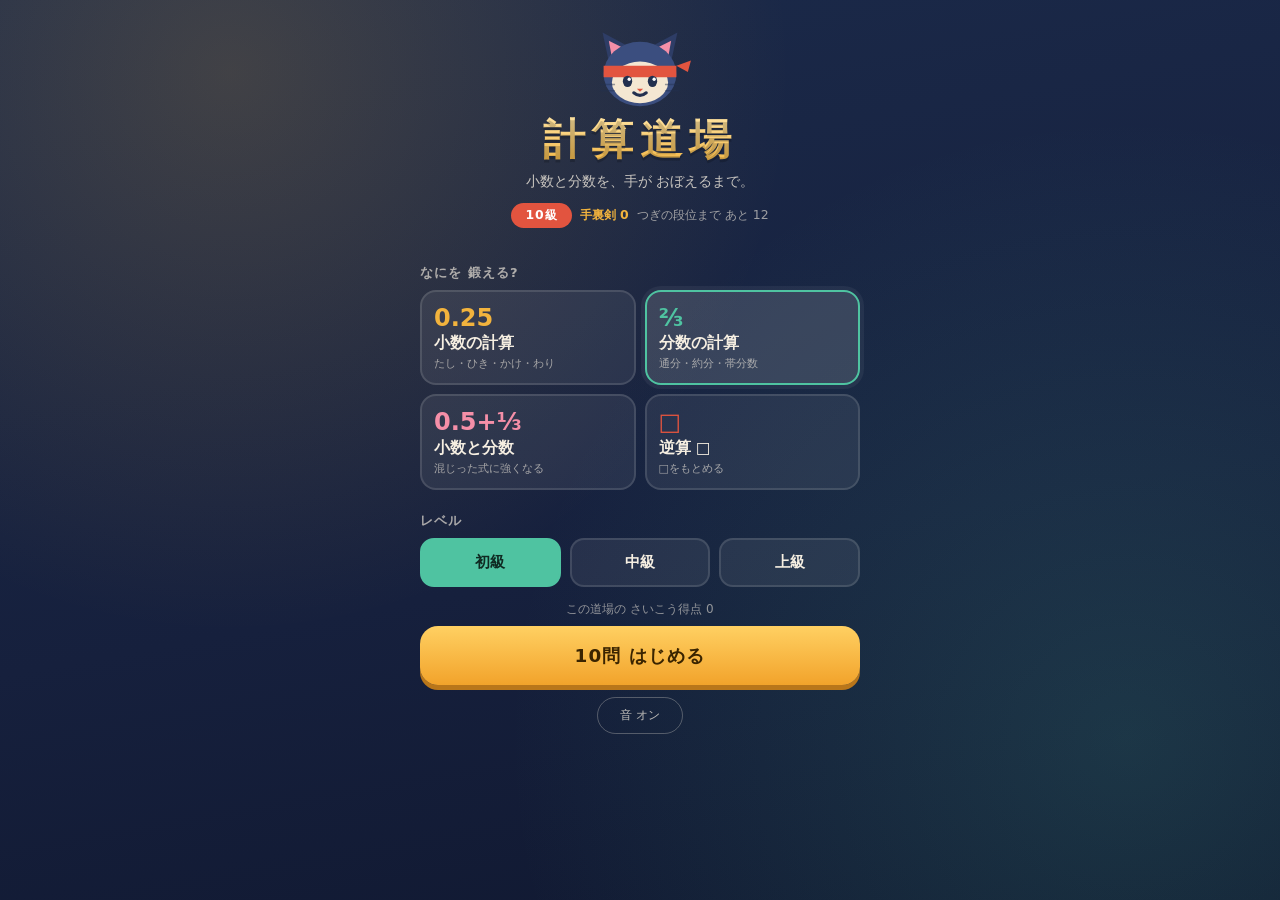
<file: keisan_dojo/keisan_dojo.html>
<!DOCTYPE html>
<html lang="ja">
<head>
<meta charset="utf-8">
<meta name="viewport" content="width=device-width, initial-scale=1, viewport-fit=cover">
<title>計算道場 — 小数と分数のトレーニング</title>
<style>
:root{
  --ink:#16203D; --ink2:#22304F; --paper:#F6EFE2; --card:#FFFDF7;
  --gold:#F2B33D; --jade:#4FC3A1; --sakura:#F58FA8; --vermil:#E2543F;
}
*{box-sizing:border-box}
html,body{margin:0;padding:0}
body{
  min-height:100vh; padding:14px 12px 28px;
  background:
    radial-gradient(circle at 18% 8%, rgba(242,179,61,.18), transparent 42%),
    radial-gradient(circle at 88% 82%, rgba(79,195,161,.16), transparent 46%),
    linear-gradient(170deg,#1B2A4A 0%,#16203D 60%,#101830 100%);
  background-attachment:fixed;
  color:var(--paper);
  font-family:"Hiragino Maru Gothic ProN","ヒラギノ丸ゴ ProN W4","Zen Maru Gothic","M PLUS Rounded 1c",system-ui,-apple-system,sans-serif;
  -webkit-tap-highlight-color:transparent;
}
.wrap{max-width:440px;margin:0 auto}
button{font-family:inherit;cursor:pointer;border:none}
button:focus-visible{outline:3px solid var(--gold);outline-offset:2px}

/* --- ホーム --- */
.hero{text-align:center;padding:6px 0 14px}
.heroNeko{width:104px;margin:0 auto -6px}
.neko{width:100%;height:auto;display:block}
.neko-jump{animation:nekojump .6s ease-out}
.neko-drop{animation:nekodrop .5s ease-out}
@keyframes nekojump{0%{transform:translateY(0) rotate(0)}30%{transform:translateY(-14px) rotate(-7deg)}55%{transform:translateY(0) rotate(4deg)}75%{transform:translateY(-6px)}100%{transform:translateY(0) rotate(0)}}
@keyframes nekodrop{0%{transform:translateY(0)}40%{transform:translateY(6px) rotate(6deg)}100%{transform:translateY(0) rotate(0)}}
.title{font-size:2.6rem;font-weight:800;letter-spacing:.16em;margin:2px 0 4px;
  background:linear-gradient(180deg,#FFE6A8,#F2B33D);-webkit-background-clip:text;background-clip:text;color:transparent;
  text-shadow:0 3px 0 rgba(0,0,0,.18)}
.lead{margin:0;font-size:.9rem;opacity:.78}
.gradeRow{display:flex;gap:8px;align-items:center;justify-content:center;flex-wrap:wrap;margin-top:12px;font-size:.78rem}
.gradeChip{background:var(--vermil);color:#fff;padding:4px 14px;border-radius:999px;font-weight:800;letter-spacing:.08em}
.starCt{color:var(--gold);font-weight:700}
.toNext{opacity:.6}
.secTtl{font-size:.82rem;font-weight:700;opacity:.65;margin:22px 0 8px;letter-spacing:.08em}
.modeGrid{display:grid;grid-template-columns:1fr 1fr;gap:9px}
.modeCard{position:relative;text-align:left;padding:13px 12px 12px;border-radius:16px;
  background:rgba(255,253,247,.07);border:2px solid rgba(255,253,247,.12);color:var(--paper);
  display:flex;flex-direction:column;gap:2px;transition:transform .12s,border-color .12s,background .12s}
.modeCard:active{transform:scale(.97)}
.modeCard.on{border-color:var(--c);background:rgba(255,253,247,.14);box-shadow:0 0 0 4px rgba(255,255,255,.05)}
.modeMark{font-size:1.5rem;font-weight:800;color:var(--c);line-height:1.1}
.modeName{font-size:.98rem;font-weight:700}
.modeSub{font-size:.68rem;opacity:.6;line-height:1.4}
.lvRow{display:grid;grid-template-columns:repeat(3,1fr);gap:9px}
.lvBtn{padding:12px 0;border-radius:14px;font-size:.95rem;font-weight:700;
  background:rgba(255,253,247,.07);border:2px solid rgba(255,253,247,.12);color:var(--paper)}
.lvBtn.on{background:var(--jade);border-color:var(--jade);color:#0F2A22}
.bestLine{text-align:center;font-size:.75rem;opacity:.55;margin:14px 0 4px}
.startBtn{display:block;width:100%;margin-top:8px;padding:17px;border-radius:18px;font-size:1.15rem;font-weight:800;letter-spacing:.06em;
  color:#3A2400;background:linear-gradient(180deg,#FFD062,#F2A32B);box-shadow:0 5px 0 #B9761A;transition:transform .08s,box-shadow .08s}
.startBtn:active{transform:translateY(4px);box-shadow:0 1px 0 #B9761A}
.soundBtn{display:block;margin:12px auto 0;padding:9px 22px;border-radius:999px;font-size:.78rem;
  background:transparent;border:1.5px solid rgba(246,239,226,.28);color:rgba(246,239,226,.75)}

/* --- プレイ --- */
.topbar{margin-bottom:12px}
.dots{display:flex;gap:5px;justify-content:center;margin-bottom:7px}
.dot{flex:1;max-width:26px;height:6px;border-radius:99px;background:rgba(255,253,247,.16)}
.dot.good{background:var(--jade)}
.dot.bad{background:var(--vermil)}
.dot.nowd{background:var(--gold);animation:pulse 1.1s infinite}
@keyframes pulse{0%,100%{opacity:1}50%{opacity:.35}}
.meta{display:flex;justify-content:space-between;font-size:.72rem;opacity:.62}
.stage{position:relative}
.stageTop{display:flex;align-items:center;gap:10px;margin-bottom:8px;min-height:56px}
.miniNeko{width:56px;flex:none}
.scoreBox{display:flex;align-items:baseline;gap:4px}
.scoreNum{font-size:1.5rem;font-weight:800;color:var(--gold)}
.scoreLbl{font-size:.7rem;opacity:.6}
.comboSlot{margin-left:auto}
.comboTag{padding:6px 13px;border-radius:999px;font-size:.8rem;font-weight:800;
  background:var(--sakura);color:#4A1526;animation:popin .34s cubic-bezier(.2,1.6,.4,1)}
.comboTag.hot{background:linear-gradient(90deg,#FF9A3D,#E2543F);color:#fff;animation:popin .34s cubic-bezier(.2,1.6,.4,1),glow 1s infinite alternate}
@keyframes popin{0%{transform:scale(.4) rotate(-8deg);opacity:0}100%{transform:scale(1) rotate(0);opacity:1}}
@keyframes glow{from{box-shadow:0 0 0 rgba(226,84,63,0)}to{box-shadow:0 0 18px rgba(255,154,61,.85)}}

.card{position:relative;background:linear-gradient(180deg,#FFFDF7,#F3E9D6);color:var(--ink);
  border-radius:20px;padding:26px 14px;min-height:132px;display:flex;align-items:center;justify-content:center;
  box-shadow:0 8px 0 rgba(0,0,0,.22),inset 0 0 0 3px rgba(226,84,63,.12);overflow:hidden}
.card::before{content:"";position:absolute;inset:8px;border-radius:14px;border:1.5px dashed rgba(22,32,61,.14)}
.expr{display:flex;flex-wrap:wrap;align-items:center;justify-content:center;gap:5px;font-weight:800;position:relative}
.num{font-size:2.1rem}
.op{font-size:1.7rem;color:var(--vermil);margin:0 2px}
.paren{font-size:2.1rem;color:rgba(22,32,61,.55)}
.qbox{display:inline-flex;align-items:center;justify-content:center;width:44px;height:44px;border-radius:10px;
  border:3px solid var(--vermil);color:var(--vermil);font-size:1.5rem;background:rgba(226,84,63,.08)}
.fracwrap{display:inline-flex;align-items:center;gap:4px}
.whole{font-size:2.1rem}
.frac{display:inline-flex;flex-direction:column;align-items:center;line-height:1}
.fnum,.fden{font-size:1.35rem;padding:0 4px}
.fbar{width:100%;height:3px;background:currentColor;border-radius:2px;margin:3px 0}

.fx{position:absolute;inset:0;pointer-events:none}
.pt{position:absolute;left:50%;top:50%;width:11px;height:11px;border-radius:3px;animation:fly .75s ease-out forwards}
@keyframes fly{0%{transform:translate(-50%,-50%) scale(.3) rotate(0);opacity:1}
100%{transform:translate(calc(-50% + var(--x)),calc(-50% + var(--y))) scale(1) rotate(240deg);opacity:0}}
.gainPop{position:absolute;top:8px;right:14px;font-size:1.3rem;font-weight:800;color:#2E9B7C;animation:rise .95s ease-out forwards}
@keyframes rise{0%{transform:translateY(10px);opacity:0}25%{transform:translateY(0);opacity:1}100%{transform:translateY(-24px);opacity:0}}

.ansArea{position:relative;margin:16px 0 12px;display:flex;justify-content:center;align-items:center;min-height:88px}
.decIn{min-width:170px;text-align:center;padding:12px 20px;border-radius:14px;
  background:rgba(255,253,247,.1);border:2.5px solid var(--gold)}
.decVal{font-size:2rem;font-weight:800;color:var(--paper)}
.fracIn{display:flex;align-items:center;gap:10px}
.fracIn2{display:flex;flex-direction:column;align-items:center}
.slot{display:flex;flex-direction:column;align-items:center;justify-content:center;min-width:66px;padding:5px 8px;
  border-radius:12px;background:rgba(255,253,247,.08);border:2.5px solid rgba(255,253,247,.16);color:var(--paper)}
.slot.on{border-color:var(--gold);background:rgba(242,179,61,.16)}
.slotVal{font-size:1.6rem;font-weight:800;min-height:2rem;line-height:2rem}
.slotLbl{font-size:.58rem;opacity:.55}
.inBar{width:82px;height:3px;background:var(--paper);opacity:.75;border-radius:2px;margin:3px 0}
.okStamp{position:absolute;padding:8px 20px;border:4px solid var(--jade);color:var(--jade);border-radius:12px;
  font-size:1.4rem;font-weight:800;letter-spacing:.14em;background:rgba(16,24,48,.86);
  animation:stamp .4s cubic-bezier(.2,1.7,.4,1)}
@keyframes stamp{0%{transform:scale(2.2) rotate(-16deg);opacity:0}60%{opacity:1}100%{transform:scale(1) rotate(-8deg);opacity:1}}
.tinyMsg{text-align:center;font-size:.8rem;color:var(--gold);margin:-6px 0 8px;min-height:1.1rem}

.pad{display:grid;grid-template-columns:repeat(3,1fr);gap:8px}
.pk{padding:15px 0;border-radius:14px;font-size:1.4rem;font-weight:800;color:var(--ink);
  background:linear-gradient(180deg,#FFFDF7,#E8DCC6);box-shadow:0 4px 0 rgba(0,0,0,.28);transition:transform .06s,box-shadow .06s}
.pk:active{transform:translateY(3px);box-shadow:0 1px 0 rgba(0,0,0,.28)}
.pk.sub{font-size:.95rem;background:linear-gradient(180deg,#C9D3E8,#9FAECC)}
.goBtn{grid-column:1 / -1;margin-top:4px;padding:17px;border-radius:16px;font-size:1.15rem;font-weight:800;letter-spacing:.08em;
  color:#08281F;background:linear-gradient(180deg,#69E0BB,#3BAE8E);box-shadow:0 5px 0 #26775F;transition:transform .08s,box-shadow .08s}
.goBtn:active{transform:translateY(4px);box-shadow:0 1px 0 #26775F}

/* --- ひっ算スペース --- */
.memoWrap{margin-top:14px}
.memoBar{display:flex;flex-wrap:wrap;align-items:center;gap:6px;margin-bottom:7px}
.memoTtl{font-size:.75rem;font-weight:700;opacity:.6;letter-spacing:.06em;margin-right:auto}
.memoBtn{padding:7px 11px;border-radius:999px;font-size:.72rem;font-weight:700;line-height:1;
  background:rgba(255,253,247,.08);border:1.5px solid rgba(255,253,247,.2);color:rgba(246,239,226,.8);
  transition:transform .06s,background .12s,border-color .12s}
.memoBtn.on{background:var(--gold);border-color:var(--gold);color:#3A2400}
.memoBtn:active{transform:translateY(2px)}
.memoBox{position:relative;height:250px;border-radius:16px;overflow:hidden;touch-action:none;
  background-color:#FFFDF7;
  background-image:
    linear-gradient(rgba(22,32,61,.20) 1px,transparent 1px),
    linear-gradient(90deg,rgba(22,32,61,.20) 1px,transparent 1px),
    linear-gradient(rgba(22,32,61,.09) 1px,transparent 1px),
    linear-gradient(90deg,rgba(22,32,61,.09) 1px,transparent 1px);
  background-size:96px 96px,96px 96px,24px 24px,24px 24px;
  box-shadow:0 6px 0 rgba(0,0,0,.22),inset 0 0 0 3px rgba(79,195,161,.22)}
.memoBox.tall{height:420px}
.memoBox canvas{display:block;width:100%;height:100%;touch-action:none}
.memoHint{position:absolute;left:12px;bottom:8px;font-size:.72rem;color:rgba(22,32,61,.3);pointer-events:none}

.answerPanel{margin-top:16px;padding:18px 16px;border-radius:18px;text-align:center;
  background:rgba(226,84,63,.14);border:2px solid rgba(226,84,63,.5)}
.apMsg{margin:0 0 10px;font-weight:800;color:#FFB4A6}
.apLbl{margin:0;font-size:.7rem;opacity:.6}
.apAns{margin:2px 0 8px;font-size:1.8rem;font-weight:800;color:var(--gold)}
.apHint{margin:0 0 14px;font-size:.8rem;opacity:.8}
.nextBtn{width:100%;padding:14px;border-radius:14px;font-weight:800;font-size:1rem;color:#3A2400;
  background:linear-gradient(180deg,#FFD062,#F2A32B);box-shadow:0 4px 0 #B9761A}
.nextBtn:active{transform:translateY(3px);box-shadow:0 1px 0 #B9761A}
.quit{display:block;margin:16px auto 0;padding:8px 20px;border-radius:999px;font-size:.75rem;
  background:transparent;border:1.5px solid rgba(246,239,226,.22);color:rgba(246,239,226,.6)}

.shaking{animation:shake .42s}
@keyframes shake{10%,90%{transform:translateX(-3px)}20%,80%{transform:translateX(5px)}30%,50%,70%{transform:translateX(-8px)}40%,60%{transform:translateX(8px)}}

/* --- 結果 --- */
.resultTop{display:flex;align-items:center;justify-content:center;gap:14px;margin-top:8px}
.resNeko{width:96px}
.stamp{width:78px;height:78px;border-radius:50%;display:flex;align-items:center;justify-content:center;
  font-size:2.4rem;font-weight:800;border:5px solid;animation:stamp .5s cubic-bezier(.2,1.7,.4,1)}
.rS{color:var(--gold);border-color:var(--gold);box-shadow:0 0 26px rgba(242,179,61,.6)}
.rA{color:var(--jade);border-color:var(--jade)}
.rB{color:var(--sakura);border-color:var(--sakura)}
.rC{color:#9FAECC;border-color:#9FAECC}
.resTtl{text-align:center;font-size:1.5rem;font-weight:800;margin:14px 0 2px}
.bestFlag{text-align:center;color:var(--gold);font-weight:800;font-size:.85rem;margin:0 0 6px}
.resGrid{display:grid;grid-template-columns:1fr 1fr;gap:9px;margin-top:14px}
.resCell{padding:14px;border-radius:16px;background:rgba(255,253,247,.07);display:flex;flex-direction:column;gap:3px;align-items:center}
.rv{font-size:1.5rem;font-weight:800;color:var(--gold)}
.rl{font-size:.68rem;opacity:.6}
.review{margin-top:22px}
.revTtl{font-size:.85rem;font-weight:700;opacity:.7;margin:0 0 10px}
.revRow{background:var(--card);color:var(--ink);border-radius:14px;padding:10px 12px;margin-bottom:8px}
.revRow .expr{justify-content:flex-start}
.revRow .num,.revRow .paren{font-size:1.25rem}
.revRow .op{font-size:1.05rem}
.revRow .fnum,.revRow .fden{font-size:.85rem}
.revRow .whole{font-size:1.25rem}
.revRow .qbox{width:28px;height:28px;font-size:1rem;border-width:2px}
.revAns{margin-top:4px;font-size:.85rem;font-weight:700;color:var(--vermil)}

@media (prefers-reduced-motion: reduce){
  .shaking,.comboTag,.okStamp,.stamp,.pt,.gainPop,.dot.nowd,.neko-jump,.neko-drop{animation:none!important}
}
</style>
</head>
<body>
<div id="app"></div>

<script>
"use strict";
/* =========================================================
   計算道場 — 中学受験 小数・分数トレーニング（HTML + JavaScript）
   ========================================================= */

/* ---------- 有理数 ---------- */
function gcd(a,b){a=Math.abs(a);b=Math.abs(b);while(b){var t=a%b;a=b;b=t;}return a||1;}
function R(n,d){if(d===undefined)d=1;if(d<0){n=-n;d=-d;}var g=gcd(n,d);return {n:n/g,d:d/g};}
function add(a,b){return R(a.n*b.d+b.n*a.d,a.d*b.d);}
function sub(a,b){return R(a.n*b.d-b.n*a.d,a.d*b.d);}
function mul(a,b){return R(a.n*b.n,a.d*b.d);}
function dvd(a,b){return R(a.n*b.d,a.d*b.n);}
function val(a){return a.n/a.d;}
function eq(a,b){return a.n===b.n&&a.d===b.d;}
function decStr(r){var s=(r.n/r.d).toFixed(8);if(s.indexOf(".")>=0)s=s.replace(/0+$/,"").replace(/\.$/,"");return s;}
function isTerm(r){var d=r.d;while(d%2===0)d/=2;while(d%5===0)d/=5;return d===1;}
function strToR(s){
  if(!/^\d*\.?\d*$/.test(s)||s===""||s===".")return null;
  var p=s.split("."),i=p[0]||"0",f=p[1]||"";
  return R(parseInt(i+f,10),Math.pow(10,f.length));
}
function ri(a,b){return a+Math.floor(Math.random()*(b-a+1));}
function pick(a){return a[Math.floor(Math.random()*a.length)];}
function fr(maxD,improper){
  maxD=maxD||9;
  for(;;){
    var d=ri(2,maxD), n=improper?ri(1,2*d):ri(1,d-1), r=R(n,d);
    if(r.d>1)return r;
  }
}

/* ---------- 式のトークン ---------- */
function N(s){return {t:"n",v:String(s)};}
function OP(s){return {t:"op",v:s};}
function BOX(){return {t:"box"};}
function P(s){return {t:"p",v:s};}
function D(r){return N(decStr(r));}
function F(r,mixed){
  if(mixed===undefined)mixed=true;
  var sign=r.n<0?-1:1,n=Math.abs(r.n),d=r.d;
  if(d===1)return N(String(sign*n));
  if(mixed&&n>d)return {t:"f",w:String(sign*Math.floor(n/d)),n:String(n%d),d:String(d)};
  return {t:"f",w:"",n:String(sign*n),d:String(d)};
}
function Q(tokens,ans,type,hint){return {tokens:tokens,ans:ans,type:type,hint:hint};}

/* ---------- 小数 ---------- */
function genDec(level){
  var a,b,c,kind,m;
  if(level===1){
    kind=pick(["add","add","sub","sub","add3"]);
    if(kind==="add"){a=R(ri(11,199),10);b=R(ri(11,199),10);
      return Q([D(a),OP("+"),D(b)],add(a,b),"dec","小数点の いちを そろえよう");}
    if(kind==="sub"){a=R(ri(31,199),10);b=R(ri(11,190),10);
      if(val(b)>=val(a)){var t=a;a=b;b=t;}
      return Q([D(a),OP("−"),D(b)],sub(a,b),"dec","小数点の いちを そろえよう");}
    a=R(ri(21,99),10);b=R(ri(11,99),10);c=R(ri(11,60),10);
    return Q([D(a),OP("+"),D(b),OP("−"),D(c)],sub(add(a,b),c),"dec","前から じゅんばんに");
  }
  if(level===2){
    kind=pick(["mul","mul","add2","sub2"]);
    if(kind==="mul"){a=R(ri(11,89),10);b=R(ri(2,45),10);
      return Q([D(a),OP("×"),D(b)],mul(a,b),"dec","小数点いかの けた数の 合計に注目");}
    if(kind==="add2"){a=R(ri(101,999),100);b=R(ri(101,999),100);
      return Q([D(a),OP("+"),D(b)],add(a,b),"dec","小数点の いちを そろえよう");}
    a=R(ri(301,999),100);b=R(ri(101,299),100);
    return Q([D(a),OP("−"),D(b)],sub(a,b),"dec","くり下がりに 注意");
  }
  kind=pick(["div","div","muladd","kufu"]);
  if(kind==="div"){b=R(ri(2,25),10);var ans=R(ri(11,96),10);
    return Q([D(mul(b,ans)),OP("÷"),D(b)],ans,"dec","わる数を 整数に なおしてから");}
  if(kind==="muladd"){a=R(ri(11,49),10);b=R(ri(2,25),10);c=R(ri(11,99),10);
    return Q([D(a),OP("×"),D(b),OP("+"),D(c)],add(mul(a,b),c),"dec","かけ算が さきだよ");}
  a=pick([R(25,100),R(125,1000),R(75,100),R(5,10)]);
  m=ri(12,48)*(a.d===1000?8:4);
  return Q([D(a),OP("×"),N(String(m))],mul(a,R(m)),"dec","分数に なおすと ラク! 0.25 = 1/4");
}

/* ---------- 分数 ---------- */
function genFrac(level){
  var a,b,c,x,y,d1,d2,kind;
  if(level===1){
    kind=pick(["add","add","sub","sub"]);
    d1=ri(2,9);d2=ri(2,9);
    a=R(ri(1,d1-1),d1);b=R(ri(1,d2-1),d2);
    if(kind==="add")return Q([F(a),OP("+"),F(b)],add(a,b),"frac","分母を "+(d1*d2/gcd(d1,d2))+" に そろえよう");
    x=val(a)>=val(b)?a:b;y=val(a)>=val(b)?b:a;
    if(eq(x,y))return genFrac(1);
    return Q([F(x),OP("−"),F(y)],sub(x,y),"frac","通分してから ひき算");
  }
  if(level===2){
    kind=pick(["mul","div","mixadd","mixsub"]);
    if(kind==="mul"){a=fr(9,true);b=fr(9,true);
      return Q([F(a,false),OP("×"),F(b,false)],mul(a,b),"frac","とちゅうで 約分できるよ");}
    if(kind==="div"){a=fr(9,true);b=fr(9);
      return Q([F(a,false),OP("÷"),F(b,false)],dvd(a,b),"frac","わる数を ひっくり返して かけ算");}
    d1=ri(2,9);d2=ri(2,9);
    a=R(ri(1,4)*d1+ri(1,d1-1),d1);b=R(ri(1,3)*d2+ri(1,d2-1),d2);
    if(kind==="mixadd")return Q([F(a),OP("+"),F(b)],add(a,b),"frac","整数どうし、分数どうしで");
    x=val(a)>val(b)?a:b;y=val(a)>val(b)?b:a;
    if(eq(x,y))return genFrac(2);
    return Q([F(x),OP("−"),F(y)],sub(x,y),"frac","ひけない ときは 1くり下げる");
  }
  kind=pick(["mixmul","three","divmix","paren"]);
  if(kind==="mixmul"){
    d1=ri(2,6);d2=ri(2,6);
    a=R(ri(1,3)*d1+ri(1,d1-1),d1);b=R(ri(1,2)*d2+ri(1,d2-1),d2);
    return Q([F(a),OP("×"),F(b)],mul(a,b),"frac","帯分数は 仮分数に なおしてから");
  }
  if(kind==="three"){a=fr(8,true);b=fr(7);c=fr(7);
    return Q([F(a,false),OP("+"),F(b,false),OP("×"),F(c,false)],add(a,mul(b,c)),"frac","かけ算が さきだよ");}
  if(kind==="divmix"){d1=ri(2,6);a=R(ri(1,3)*d1+ri(1,d1-1),d1);b=fr(9);
    return Q([F(a),OP("÷"),F(b,false)],dvd(a,b),"frac","仮分数にして ひっくり返す");}
  a=fr(8);b=fr(7);c=fr(7);
  return Q([P("("),F(a,false),OP("+"),F(b,false),P(")"),OP("÷"),F(c,false)],dvd(add(a,b),c),"frac","( ) の 中が さき");
}

/* ---------- 小数と分数の混合 ---------- */
function genMix(level){
  var decs=[R(1,2),R(1,4),R(3,4),R(1,5),R(2,5),R(3,5),R(1,8),R(3,8),R(1,10),R(3,10)];
  var a=pick(decs),b=fr(9,true),c;
  if(level===1){
    if(pick(["+","−"])==="+")return Q([D(a),OP("+"),F(b,false)],add(a,b),"frac","小数を 分数に なおそう");
    var bigV=val(a)>=val(b),big=bigV?a:b,sml=bigV?b:a;
    if(eq(big,sml))return genMix(1);
    return Q([bigV?D(big):F(big,false),OP("−"),bigV?F(sml,false):D(sml)],sub(big,sml),"frac","小数を 分数に なおそう");
  }
  if(level===2){
    if(pick(["×","÷"])==="×")return Q([D(a),OP("×"),F(b,false)],mul(a,b),"frac","0.25 = 1/4 だね");
    return Q([D(a),OP("÷"),F(b,false)],dvd(a,b),"frac","分数に なおして ひっくり返す");
  }
  c=fr(6);
  if(pick([0,1])===0)return Q([D(a),OP("+"),F(b,false),OP("×"),F(c,false)],add(a,mul(b,c)),"frac","かけ算が さき");
  return Q([P("("),D(a),OP("+"),F(b,false),P(")"),OP("×"),F(c,false)],mul(add(a,b),c),"frac","( ) の 中が さき");
}

/* ---------- 逆算（□をもとめる） ---------- */
function genRev(level){
  var x,a,b,kind;
  if(level===1){
    x=R(ri(11,99),10);a=R(ri(11,99),10);
    kind=pick(["add","sub1","sub2"]);
    if(kind==="add")return Q([BOX(),OP("+"),D(a),OP("="),D(add(x,a))],x,"dec","□ = こたえ − たした数");
    if(kind==="sub1"){var big=add(a,R(ri(11,99),10));
      return Q([BOX(),OP("−"),D(a),OP("="),D(sub(big,a))],big,"dec","□ = こたえ + ひいた数");}
    return Q([D(add(x,a)),OP("−"),BOX(),OP("="),D(a)],x,"dec","□ = はじめの数 − こたえ");
  }
  if(level===2){
    x=fr(9,true);a=fr(8);
    kind=pick(["mul","div1","div2","add"]);
    if(kind==="mul")return Q([BOX(),OP("×"),F(a,false),OP("="),F(mul(x,a))],x,"frac","□ = こたえ ÷ かけた数");
    if(kind==="div1")return Q([BOX(),OP("÷"),F(a,false),OP("="),F(dvd(x,a))],x,"frac","□ = こたえ × わった数");
    if(kind==="div2")return Q([F(a,false),OP("÷"),BOX(),OP("="),F(dvd(a,x))],x,"frac","□ = はじめの数 ÷ こたえ");
    return Q([BOX(),OP("+"),F(a,false),OP("="),F(add(x,a))],x,"frac","□ = こたえ − たした数");
  }
  x=fr(9,true);a=fr(6);b=fr(6);
  kind=pick(["ma","pm","sm"]);
  if(kind==="ma")return Q([BOX(),OP("×"),F(a,false),OP("+"),F(b,false),OP("="),F(add(mul(x,a),b))],x,"frac","うしろから 逆に もどそう");
  if(kind==="pm")return Q([P("("),BOX(),OP("+"),F(a,false),P(")"),OP("×"),F(b,false),OP("="),F(mul(add(x,a),b))],x,"frac","まず ÷ で もどす");
  return Q([F(add(a,mul(x,b))),OP("−"),BOX(),OP("×"),F(b,false),OP("="),F(a)],x,"frac","かけ算の かたまりを 先に");
}

function makeQuestion(mode,level){
  var p;
  for(var i=0;i<80;i++){
    p = mode==="dec"?genDec(level) : mode==="frac"?genFrac(level) : mode==="mix"?genMix(level) : genRev(level);
    var a=p.ans;
    if(a.n===0||val(a)<0)continue;
    if(p.type==="dec"&&!isTerm(a))continue;
    if(p.type==="dec"&&decStr(a).replace(".","").length>6)continue;
    if(a.d>120||Math.abs(a.n)>3000)continue;
    var bad=false;
    for(var j=0;j<p.tokens.length;j++){
      var t=p.tokens[j];
      if(t.t==="n"&&t.v.charAt(0)==="-")bad=true;
      if(t.t==="f"&&((t.w&&t.w.charAt(0)==="-")||t.n.charAt(0)==="-"))bad=true;
      if(t.t==="f"&&Number(t.d)>60)bad=true;
    }
    if(bad)continue;
    return p;
  }
  return p;
}

/* ---------- 定数 ---------- */
var MODES=[
  {id:"dec",  name:"小数の計算", sub:"たし・ひき・かけ・わり", mark:"0.25",  color:"#F2B33D"},
  {id:"frac", name:"分数の計算", sub:"通分・約分・帯分数",     mark:"⅔",     color:"#4FC3A1"},
  {id:"mix",  name:"小数と分数", sub:"混じった式に強くなる",   mark:"0.5+⅓", color:"#F58FA8"},
  {id:"rev",  name:"逆算 □",    sub:"□をもとめる",           mark:"□",     color:"#E2543F"}
];
var LEVELS=[{id:1,name:"初級"},{id:2,name:"中級"},{id:3,name:"上級"}];
var TOTAL_Q=10;
var GRADES=["10級","9級","8級","7級","6級","5級","4級","3級","2級","1級","初段","二段","三段","四段","皆伝"];
function gradeOf(s){return GRADES[Math.min(GRADES.length-1,Math.floor(s/12))];}
function nextAt(s){return (Math.floor(s/12)+1)*12;}

/* ---------- 保存 ---------- */
var KEY="dojo:save";
var memory=null;
function loadSave(cb){
  try{
    if(window.storage&&window.storage.get){
      window.storage.get(KEY).then(function(r){
        cb(r&&r.value?JSON.parse(r.value):localSave());
      },function(){cb(localSave());});
      return;
    }
  }catch(e){}
  cb(localSave());
}
function localSave(){
  try{var v=localStorage.getItem(KEY);if(v)return JSON.parse(v);}catch(e){}
  return memory;
}
function writeSave(o){
  memory=o;
  try{if(window.storage&&window.storage.set){window.storage.set(KEY,JSON.stringify(o))["catch"](function(){});}}catch(e){}
  try{localStorage.setItem(KEY,JSON.stringify(o));}catch(e){}
}

/* ---------- 音 ---------- */
var actx=null;
function sfx(kind){
  if(!S.sound)return;
  try{
    var AC=window.AudioContext||window.webkitAudioContext;
    if(!AC)return;
    if(!actx)actx=new AC();
    if(actx.state==="suspended")actx.resume();
    var seq={
      tap:[[600,0,.06]],
      ok:[[880,0,.12],[1320,.08,.16]],
      ng:[[240,0,.16],[170,.13,.22]],
      combo:[[1046,0,.1],[1318,.07,.1],[1568,.14,.2]],
      fire:[[784,0,.08],[988,.06,.08],[1318,.12,.08],[1568,.18,.28]],
      start:[[523,0,.1],[784,.1,.2]],
      clear:[[523,0,.12],[659,.12,.12],[784,.24,.12],[1046,.36,.4]]
    }[kind]||[];
    for(var i=0;i<seq.length;i++){
      (function(f,t,len){
        var o=actx.createOscillator(),g=actx.createGain(),t0=actx.currentTime+t;
        o.type=kind==="ng"?"sawtooth":"triangle";
        o.frequency.value=f;
        g.gain.setValueAtTime(.0001,t0);
        g.gain.exponentialRampToValueAtTime(kind==="tap"?.07:.16,t0+.012);
        g.gain.exponentialRampToValueAtTime(.0001,t0+len);
        o.connect(g);g.connect(actx.destination);
        o.start(t0);o.stop(t0+len+.05);
      })(seq[i][0],seq[i][1],seq[i][2]);
    }
  }catch(e){}
}

/* ---------- 描画のヘルパー ---------- */
function esc(s){return String(s).replace(/&/g,"&amp;").replace(/</g,"&lt;").replace(/>/g,"&gt;");}
function nekoSVG(mood){
  var eyes;
  if(mood==="happy"||mood==="sad"){
    var d=mood==="happy"?"M0 0 q5 -7 10 0":"M0 0 q5 7 10 0";
    eyes='<path d="'+d+'" transform="translate(33,58)" stroke="#22304F" stroke-width="3.5" fill="none" stroke-linecap="round"/>'+
         '<path d="'+d+'" transform="translate(57,58)" stroke="#22304F" stroke-width="3.5" fill="none" stroke-linecap="round"/>';
  }else{
    eyes='<ellipse cx="38" cy="59" rx="4.5" ry="5.5" fill="#22304F"/><ellipse cx="62" cy="59" rx="4.5" ry="5.5" fill="#22304F"/>'+
         '<circle cx="39.6" cy="57" r="1.6" fill="#fff"/><circle cx="63.6" cy="57" r="1.6" fill="#fff"/>';
  }
  var mouth = mood==="happy" ? '<path d="M42 71 q8 8 16 0" stroke="#22304F" stroke-width="3" fill="none" stroke-linecap="round"/>'
            : mood==="sad"   ? '<path d="M44 74 q6 -5 12 0" stroke="#22304F" stroke-width="3" fill="none" stroke-linecap="round"/>'
            :                  '<path d="M44 70 q6 5 12 0" stroke="#22304F" stroke-width="3" fill="none" stroke-linecap="round"/>';
  var cls = mood==="happy"?"neko neko-jump":mood==="sad"?"neko neko-drop":"neko";
  return '<svg viewBox="0 0 100 92" class="'+cls+'" aria-hidden="true">'+
    '<path d="M20 40 L14 12 L40 26 Z" fill="#2E3D66"/><path d="M80 40 L86 12 L60 26 Z" fill="#2E3D66"/>'+
    '<path d="M23 36 L20 20 L36 28 Z" fill="#F58FA8"/><path d="M77 36 L80 20 L64 28 Z" fill="#F58FA8"/>'+
    '<ellipse cx="50" cy="52" rx="35" ry="31" fill="#3B4E7F"/>'+
    '<ellipse cx="50" cy="60" rx="27" ry="20" fill="#F4E7D2"/>'+
    '<path d="M15 44 h70 v11 h-70 z" fill="#E2543F"/><path d="M85 44 l14 -5 l-3 11 z" fill="#E2543F"/>'+
    eyes+'<path d="M47 66 h6 l-3 3 z" fill="#E2543F"/>'+mouth+
    '<path d="M12 62 h14 M12 68 h14 M74 62 h14 M74 68 h14" stroke="#22304F" stroke-width="1.6" opacity=".45"/></svg>';
}
function exprHTML(tokens){
  var h="";
  for(var i=0;i<tokens.length;i++){
    var t=tokens[i];
    if(t.t==="f"){
      h+='<span class="fracwrap">'+(t.w?'<span class="whole">'+esc(t.w)+'</span>':'')+
         '<span class="frac"><span class="fnum">'+esc(t.n)+'</span><span class="fbar"></span><span class="fden">'+esc(t.d)+'</span></span></span>';
    }else if(t.t==="op"){h+='<span class="op">'+esc(t.v)+'</span>';}
    else if(t.t==="p"){h+='<span class="paren">'+esc(t.v)+'</span>';}
    else if(t.t==="box"){h+='<span class="qbox">?</span>';}
    else{h+='<span class="num">'+esc(t.v)+'</span>';}
  }
  return h;
}
function ansText(p){
  var a=p.ans;
  if(p.type==="dec")return decStr(a);
  if(a.d===1)return String(a.n);
  if(a.n>a.d)return Math.floor(a.n/a.d)+" と "+(a.n%a.d)+"/"+a.d+"　（"+a.n+"/"+a.d+"）";
  return a.n+"/"+a.d;
}
function mmss(s){return Math.floor(s/60)+":"+String(s%60).replace(/^(\d)$/,"0$1");}

/* ---------- ひっ算スペース（手書き） ---------- */
var MEMO={
  strokes:[], cur:null, id:null,
  cv:null, ctx:null, w:0, h:0,
  open:true, tall:false, tool:"pen", penSeen:false
};
var INK="#16203D";

function memoHTML(){
  var h='<div class="memoWrap"><div class="memoBar">'+
    '<span class="memoTtl">ひっ算スペース</span>'+
    '<button class="memoBtn'+(MEMO.tool==="pen"?" on":"")+'" data-act="memo" data-v="pen">ペン</button>'+
    '<button class="memoBtn'+(MEMO.tool==="eraser"?" on":"")+'" data-act="memo" data-v="eraser">消しゴム</button>'+
    '<button class="memoBtn" data-act="memo" data-v="undo">もどす</button>'+
    '<button class="memoBtn" data-act="memo" data-v="clear">まっさら</button>'+
    '<button class="memoBtn'+(MEMO.tall?" on":"")+'" data-act="memo" data-v="tall">'+(MEMO.tall?"せまく":"ひろく")+'</button>'+
    '<button class="memoBtn" data-act="memo" data-v="fold">'+(MEMO.open?"たたむ":"ひらく")+'</button>'+
    '</div>';
  if(MEMO.open){
    h+='<div class="memoBox'+(MEMO.tall?" tall":"")+'" id="memoBox">'+
       '<canvas id="memoCv"></canvas>'+
       '<span class="memoHint" id="memoHint">ゆびや ペンで ひっ算を 書こう</span></div>';
  }
  return h+'</div>';
}

function renderMemo(){
  var host=document.getElementById("memo");
  if(!host)return;
  host.innerHTML=memoHTML();
  memoSetup();
}

function memoSetup(){
  var box=document.getElementById("memoBox");
  if(!box){MEMO.cv=null;MEMO.ctx=null;return;}
  var cv=document.getElementById("memoCv");
  var r=box.getBoundingClientRect();
  var dpr=Math.min(window.devicePixelRatio||1,3);
  cv.width=Math.round(r.width*dpr);
  cv.height=Math.round(r.height*dpr);
  var ctx=cv.getContext("2d");
  ctx.setTransform(dpr,0,0,dpr,0,0);
  ctx.lineCap="round";ctx.lineJoin="round";
  MEMO.cv=cv;MEMO.ctx=ctx;MEMO.w=r.width;MEMO.h=r.height;
  memoBind(cv);
  memoRedraw();
}

function memoPt(e,cv){
  var r=cv.getBoundingClientRect();
  return [e.clientX-r.left, e.clientY-r.top];
}
function memoWidth(e){
  if(MEMO.tool==="eraser")return 26;
  if(e.pointerType==="pen"&&e.pressure>0)return 1.8+e.pressure*3.2;
  return 3;
}
function memoStyle(s){
  var ctx=MEMO.ctx;
  ctx.globalCompositeOperation = s.tool==="eraser" ? "destination-out" : "source-over";
  ctx.strokeStyle=INK;ctx.fillStyle=INK;ctx.lineWidth=s.w;
}
function memoDot(p,s){
  var ctx=MEMO.ctx;if(!ctx)return;
  memoStyle(s);
  ctx.beginPath();ctx.arc(p[0],p[1],s.w/2,0,Math.PI*2);ctx.fill();
  ctx.globalCompositeOperation="source-over";
}
function memoSeg(a,b,s){
  var ctx=MEMO.ctx;if(!ctx)return;
  memoStyle(s);
  ctx.beginPath();ctx.moveTo(a[0],a[1]);ctx.lineTo(b[0],b[1]);ctx.stroke();
  ctx.globalCompositeOperation="source-over";
}
function memoRedraw(){
  var ctx=MEMO.ctx;if(!ctx)return;
  ctx.clearRect(0,0,MEMO.w,MEMO.h);
  for(var i=0;i<MEMO.strokes.length;i++){
    var s=MEMO.strokes[i],p=s.pts;
    if(p.length===1){memoDot(p[0],s);continue;}
    memoStyle(s);
    ctx.beginPath();ctx.moveTo(p[0][0],p[0][1]);
    for(var j=1;j<p.length;j++)ctx.lineTo(p[j][0],p[j][1]);
    ctx.stroke();
    ctx.globalCompositeOperation="source-over";
  }
  memoHintVis();
}
function memoHintVis(){
  var el=document.getElementById("memoHint");
  if(el)el.style.display=MEMO.strokes.length?"none":"block";
}

function memoBind(cv){
  if(cv.getAttribute("data-bound"))return;
  cv.setAttribute("data-bound","1");

  cv.addEventListener("pointerdown",function(e){
    if(e.pointerType==="pen")MEMO.penSeen=true;
    if(MEMO.penSeen&&e.pointerType==="touch")return;   /* ペンを使い始めたら手のひらは無視 */
    if(e.pointerType==="mouse"&&e.button!==0)return;
    e.preventDefault();
    try{cv.setPointerCapture(e.pointerId);}catch(err){}
    MEMO.id=e.pointerId;
    var s={tool:MEMO.tool,w:memoWidth(e),pts:[memoPt(e,cv)]};
    MEMO.cur=s;MEMO.strokes.push(s);
    memoDot(s.pts[0],s);
    memoHintVis();
  });

  cv.addEventListener("pointermove",function(e){
    if(!MEMO.cur||e.pointerId!==MEMO.id)return;
    e.preventDefault();
    var evs=(e.getCoalescedEvents?e.getCoalescedEvents():null)||[e];
    for(var i=0;i<evs.length;i++){
      var p=memoPt(evs[i],cv),pts=MEMO.cur.pts,last=pts[pts.length-1];
      if(Math.abs(p[0]-last[0])<0.6&&Math.abs(p[1]-last[1])<0.6)continue;
      pts.push(p);
      memoSeg(last,p,MEMO.cur);
    }
  });

  function endStroke(e){
    if(!MEMO.cur||e.pointerId!==MEMO.id)return;
    MEMO.cur=null;MEMO.id=null;
    try{cv.releasePointerCapture(e.pointerId);}catch(err){}
  }
  cv.addEventListener("pointerup",endStroke);
  cv.addEventListener("pointercancel",endStroke);
  cv.addEventListener("contextmenu",function(e){e.preventDefault();});
}

function memoClear(){
  MEMO.strokes=[];MEMO.cur=null;MEMO.id=null;
  memoRedraw();
}

function onMemo(v){
  if(v==="pen"||v==="eraser"){MEMO.tool=v;sfx("tap");renderMemo();}
  else if(v==="undo"){MEMO.strokes.pop();sfx("tap");memoRedraw();}
  else if(v==="clear"){memoClear();sfx("tap");}
  else if(v==="tall"){MEMO.tall=!MEMO.tall;sfx("tap");renderMemo();}
  else if(v==="fold"){MEMO.open=!MEMO.open;sfx("tap");renderMemo();}
}

/* 画面のサイズが変わったら描き直す */
var memoRT=null;
window.addEventListener("resize",function(){
  if(S.screen!=="play"||!MEMO.open)return;
  if(memoRT)clearTimeout(memoRT);
  memoRT=setTimeout(function(){memoSetup();},180);
});

/* ---------- 状態 ---------- */
var S={
  screen:"home", mode:"frac", level:1, sound:true,
  save:{stars:0,best:{},plays:0},
  qs:[], idx:0, marks:[], wrongs:[],
  score:0, combo:0, maxCombo:0, phase:"input",
  dec:"", whole:"", num:"", den:"", slot:"num",
  t0:0, qt0:0, timer:null, newBest:false
};
var app=document.getElementById("app");

/* ---------- ホーム ---------- */
function renderHome(){
  var stars=S.save.stars||0, best=(S.save.best||{})[S.mode+S.level]||0;
  var h='<div class="wrap"><header class="hero">'+
    '<div class="heroNeko">'+nekoSVG("idle")+'</div>'+
    '<h1 class="title">計算道場</h1>'+
    '<p class="lead">小数と分数を、手が おぼえるまで。</p>'+
    '<div class="gradeRow"><span class="gradeChip">'+gradeOf(stars)+'</span>'+
    '<span class="starCt">手裏剣 '+stars+'</span>'+
    '<span class="toNext">つぎの段位まで あと '+Math.max(0,nextAt(stars)-stars)+'</span></div></header>'+
    '<h2 class="secTtl">なにを 鍛える?</h2><div class="modeGrid">';
  for(var i=0;i<MODES.length;i++){
    var m=MODES[i];
    h+='<button class="modeCard'+(S.mode===m.id?" on":"")+'" style="--c:'+m.color+'" data-act="mode" data-v="'+m.id+'">'+
       '<span class="modeMark">'+esc(m.mark)+'</span><span class="modeName">'+esc(m.name)+'</span>'+
       '<span class="modeSub">'+esc(m.sub)+'</span></button>';
  }
  h+='</div><h2 class="secTtl">レベル</h2><div class="lvRow">';
  for(var j=0;j<LEVELS.length;j++){
    h+='<button class="lvBtn'+(S.level===LEVELS[j].id?" on":"")+'" data-act="level" data-v="'+LEVELS[j].id+'">'+LEVELS[j].name+'</button>';
  }
  h+='</div><p class="bestLine">この道場の さいこう得点 '+best+'</p>'+
     '<button class="startBtn" data-act="start">'+TOTAL_Q+'問 はじめる</button>'+
     '<button class="soundBtn" data-act="sound">'+(S.sound?"音 オン":"音 オフ")+'</button></div>';
  app.innerHTML=h;
}

/* ---------- プレイ ---------- */
function renderPlay(){
  var h='<div class="wrap play"><div class="topbar"><div class="dots" id="dots"></div>'+
    '<div class="meta"><span id="cnt"></span><span>'+esc(MODES.filter(function(m){return m.id===S.mode;})[0].name)+'・'+LEVELS[S.level-1].name+'</span><span id="time">0:00</span></div></div>'+
    '<div class="stage"><div class="stageTop"><div class="miniNeko" id="neko">'+nekoSVG("idle")+'</div>'+
    '<div class="scoreBox"><span class="scoreNum" id="score">0</span><span class="scoreLbl">てん</span></div>'+
    '<div class="comboSlot" id="comboSlot"></div></div>'+
    '<div class="card"><div class="expr" id="expr"></div><div class="fx" id="fx"></div></div>'+
    '<div id="memo"></div>'+
    '<div id="below"></div></div>'+
    '<button class="quit" data-act="quit">やめる</button></div>';
  app.innerHTML=h;
  renderQuestion();
}
function renderDots(){
  var h="";
  for(var i=0;i<TOTAL_Q;i++){
    var c = S.marks[i]===1?"dot good":S.marks[i]===0?"dot bad":i===S.idx?"dot nowd":"dot";
    h+='<span class="'+c+'"></span>';
  }
  document.getElementById("dots").innerHTML=h;
  document.getElementById("cnt").textContent=(S.idx+1)+" / "+TOTAL_Q;
}
function renderQuestion(){
  var p=S.qs[S.idx];
  document.getElementById("expr").innerHTML=exprHTML(p.tokens);
  document.getElementById("fx").innerHTML="";
  document.getElementById("neko").innerHTML=nekoSVG("idle");
  renderDots();
  MEMO.strokes=[];MEMO.cur=null;MEMO.id=null;
  renderMemo();
  renderInput();
}
function renderInput(){
  var p=S.qs[S.idx], isFrac=(p.type==="frac"), h="";
  h+='<div class="ansArea" id="ansArea">';
  if(isFrac){
    h+='<div class="fracIn">'+
       '<button class="slot'+(S.slot==="w"?" on":"")+'" data-act="slot" data-v="w"><span class="slotVal" id="sw">'+(S.whole||"&nbsp;")+'</span><span class="slotLbl">せいすう</span></button>'+
       '<div class="fracIn2">'+
       '<button class="slot'+(S.slot==="num"?" on":"")+'" data-act="slot" data-v="num"><span class="slotVal" id="sn">'+(S.num||"&nbsp;")+'</span><span class="slotLbl">ぶんし</span></button>'+
       '<div class="inBar"></div>'+
       '<button class="slot'+(S.slot==="den"?" on":"")+'" data-act="slot" data-v="den"><span class="slotVal" id="sd">'+(S.den||"&nbsp;")+'</span><span class="slotLbl">ぶんぼ</span></button>'+
       '</div></div>';
  }else{
    h+='<div class="decIn"><span class="decVal" id="sdec">'+(S.dec||"?")+'</span></div>';
  }
  h+='</div><p class="tinyMsg" id="tiny"></p><div class="pad">';
  var ks=["1","2","3","4","5","6","7","8","9"];
  for(var i=0;i<9;i++)h+='<button class="pk" data-act="key" data-v="'+ks[i]+'">'+ks[i]+'</button>';
  h+='<button class="pk sub" data-act="key" data-v="del">けす</button>'+
     '<button class="pk" data-act="key" data-v="0">0</button>'+
     '<button class="pk sub" data-act="key" data-v=".">'+(isFrac?"つぎ":".")+'</button>'+
     '<button class="goBtn" data-act="submit">こたえる</button></div>';
  document.getElementById("below").innerHTML=h;
}
function updateInput(){
  var p=S.qs[S.idx];
  if(p.type==="frac"){
    var ids={w:"sw",num:"sn",den:"sd"},vals={w:S.whole,num:S.num,den:S.den};
    for(var k in ids){
      var el=document.getElementById(ids[k]);
      if(el)el.innerHTML=vals[k]||"&nbsp;";
    }
    var slots=document.querySelectorAll('[data-act="slot"]');
    for(var i=0;i<slots.length;i++){
      slots[i].className="slot"+(slots[i].getAttribute("data-v")===S.slot?" on":"");
    }
  }else{
    var d=document.getElementById("sdec");
    if(d)d.textContent=S.dec||"?";
  }
}
function tinyMsg(t){
  var el=document.getElementById("tiny");
  if(el)el.textContent=t||"";
}
function shake(){
  document.body.classList.add("shaking");
  setTimeout(function(){document.body.classList.remove("shaking");},450);
}

function onKey(k){
  if(S.phase!=="input")return;
  sfx("tap");
  var p=S.qs[S.idx];
  if(p.type==="dec"){
    if(k==="del")S.dec=S.dec.slice(0,-1);
    else if(k===".")S.dec=(S.dec.indexOf(".")>=0||S.dec==="")?S.dec:S.dec+".";
    else if(S.dec.replace(".","").length<6)S.dec=(S.dec==="0")?k:S.dec+k;
  }else{
    if(k==="."){S.slot=S.slot==="w"?"num":S.slot==="num"?"den":"w";}
    else{
      var f=S.slot==="w"?"whole":S.slot==="num"?"num":"den";
      if(k==="del")S[f]=S[f].slice(0,-1);
      else if(S[f].length<3)S[f]=(S[f]==="0")?k:S[f]+k;
    }
  }
  updateInput();
}

function burst(){
  var fx=document.getElementById("fx"),colors=["#F2B33D","#4FC3A1","#F58FA8","#E2543F"],h="";
  for(var i=0;i<18;i++){
    var a=(i/18)*Math.PI*2+Math.random()*.4, dist=70+Math.random()*90;
    h+='<span class="pt" style="--x:'+(Math.cos(a)*dist).toFixed(1)+'px;--y:'+(Math.sin(a)*dist).toFixed(1)+
       'px;background:'+colors[i%4]+';animation-delay:'+(Math.random()*.09).toFixed(2)+'s"></span>';
  }
  fx.innerHTML=h;
}

function submit(){
  if(S.phase!=="input")return;
  var p=S.qs[S.idx], ok=false, note="";
  if(p.type==="dec"){
    var r=strToR(S.dec);
    if(!r){shake();return;}
    ok=eq(r,p.ans);
  }else{
    if(S.whole===""&&S.num===""&&S.den===""){shake();return;}
    var w=S.whole===""?0:parseInt(S.whole,10);
    var n=S.num===""?0:parseInt(S.num,10);
    var d=S.den===""?0:parseInt(S.den,10);
    if(S.num!==""&&d===0){tinyMsg("分母も 入れてね");shake();return;}
    var v=d===0?R(w):add(R(w),R(n,d));
    if(eq(v,p.ans)){
      if(n>0&&d!==0&&gcd(n,d)!==1)note="おしい! 約分しよう";
      else if(w>0&&d!==0&&n>=d)note="帯分数は 分子＜分母 にしよう";
      else ok=true;
    }
  }
  tinyMsg("");
  var sec=(Date.now()-S.qt0)/1000;
  if(ok){
    var c=S.combo+1;
    var speed=Math.max(0,Math.round((20-sec)*6));
    var pts=(100+speed+(c-1)*25)*(c>=5?2:1);
    S.score+=pts;S.combo=c;S.maxCombo=Math.max(S.maxCombo,c);
    S.marks[S.idx]=1;S.phase="ok";
    document.getElementById("score").textContent=S.score;
    document.getElementById("neko").innerHTML=nekoSVG("happy");
    document.getElementById("comboSlot").innerHTML = c>=2 ? '<div class="comboTag'+(c>=5?" hot":"")+'">'+c+'れんぞく</div>' : "";
    burst();
    var fx=document.getElementById("fx");
    fx.insertAdjacentHTML("beforeend",'<div class="gainPop">+'+pts+'</div>');
    var ansArea=document.getElementById("ansArea");
    if(ansArea)ansArea.insertAdjacentHTML("beforeend",'<div class="okStamp">せいかい</div>');
    renderDots();
    sfx(c>=5?"fire":c>=3?"combo":"ok");
    setTimeout(next,950);
  }else{
    S.combo=0;S.marks[S.idx]=0;S.wrongs.push(p);S.phase="ng";
    document.getElementById("neko").innerHTML=nekoSVG("sad");
    document.getElementById("comboSlot").innerHTML="";
    document.getElementById("below").innerHTML=
      '<div class="answerPanel"><p class="apMsg">'+esc(note||"もう少し!")+'</p>'+
      '<p class="apLbl">こたえ</p><p class="apAns">'+esc(ansText(p))+'</p>'+
      '<p class="apHint">'+esc(p.hint||"")+'</p>'+
      '<button class="nextBtn" data-act="next">つぎの問題へ</button></div>';
    renderDots();
    shake();sfx("ng");
  }
}

function next(){
  if(S.idx+1>=TOTAL_Q){finish();return;}
  S.idx++;S.phase="input";
  S.dec="";S.whole="";S.num="";S.den="";S.slot="num";
  S.qt0=Date.now();
  renderQuestion();
}

function start(){
  S.qs=[];
  for(var i=0;i<TOTAL_Q;i++)S.qs.push(makeQuestion(S.mode,S.level));
  S.idx=0;S.marks=[];S.wrongs=[];S.score=0;S.combo=0;S.maxCombo=0;
  S.phase="input";S.newBest=false;
  S.dec="";S.whole="";S.num="";S.den="";S.slot="num";
  S.t0=Date.now();S.qt0=S.t0;
  S.screen="play";
  renderPlay();
  if(S.timer)clearInterval(S.timer);
  S.timer=setInterval(function(){
    var el=document.getElementById("time");
    if(el)el.textContent=mmss(Math.floor((Date.now()-S.t0)/1000));
  },250);
  sfx("start");
}

function finish(){
  if(S.timer){clearInterval(S.timer);S.timer=null;}
  S.screen="result";
  var correct=0;
  for(var i=0;i<S.marks.length;i++)if(S.marks[i]===1)correct++;
  var stars=Math.max(1,Math.round(correct/2))+(correct===TOTAL_Q?3:0);
  var best=S.save.best||{}, k=S.mode+S.level, prev=best[k]||0;
  S.newBest=S.score>prev;
  best[k]=Math.max(prev,S.score);
  S.save={stars:(S.save.stars||0)+stars, plays:(S.save.plays||0)+1, best:best};
  writeSave(S.save);
  renderResult(correct);
  sfx("clear");
}

function renderResult(correct){
  var elapsed=Math.floor((Date.now()-S.t0)/1000);
  var rank=correct===TOTAL_Q?"皆伝":correct>=9?"免許皆伝まで あと少し":correct>=7?"上達中":correct>=5?"けいこ中":"はじめの一歩";
  var mark=correct===TOTAL_Q?"S":correct>=8?"A":correct>=6?"B":"C";
  var h='<div class="wrap"><div class="resultTop"><div class="resNeko">'+nekoSVG(correct>=6?"happy":"sad")+'</div>'+
    '<div class="stamp r'+mark+'">'+mark+'</div></div>'+
    '<h2 class="resTtl">'+rank+'</h2>'+
    (S.newBest?'<p class="bestFlag">さいこう得点 こうしん!</p>':'')+
    '<div class="resGrid">'+
    '<div class="resCell"><span class="rv">'+S.score+'</span><span class="rl">得点</span></div>'+
    '<div class="resCell"><span class="rv">'+correct+' / '+TOTAL_Q+'</span><span class="rl">せいかい</span></div>'+
    '<div class="resCell"><span class="rv">'+S.maxCombo+'</span><span class="rl">さいだいコンボ</span></div>'+
    '<div class="resCell"><span class="rv">'+mmss(elapsed)+'</span><span class="rl">タイム</span></div></div>';
  if(S.wrongs.length){
    h+='<div class="review"><h3 class="revTtl">まちがえた問題を もう一度</h3>';
    for(var i=0;i<S.wrongs.length;i++){
      h+='<div class="revRow"><div class="expr">'+exprHTML(S.wrongs[i].tokens)+'</div>'+
         '<div class="revAns">こたえ '+esc(ansText(S.wrongs[i]))+'</div></div>';
    }
    h+='</div>';
  }
  h+='<button class="startBtn" data-act="start">もう1回 やる</button>'+
     '<button class="soundBtn" data-act="home">道場にもどる</button></div>';
  app.innerHTML=h;
}

/* ---------- イベント ---------- */
app.addEventListener("click",function(e){
  var el=e.target;
  while(el&&el!==app&&!el.getAttribute("data-act"))el=el.parentNode;
  if(!el||el===app)return;
  var act=el.getAttribute("data-act"), v=el.getAttribute("data-v");
  if(act==="mode"){S.mode=v;sfx("tap");renderHome();}
  else if(act==="level"){S.level=parseInt(v,10);sfx("tap");renderHome();}
  else if(act==="sound"){S.sound=!S.sound;renderHome();}
  else if(act==="start"){start();}
  else if(act==="key"){onKey(v);}
  else if(act==="memo"){onMemo(v);}
  else if(act==="slot"){if(S.phase==="input"){S.slot=v;updateInput();}}
  else if(act==="submit"){submit();}
  else if(act==="next"){sfx("tap");next();}
  else if(act==="quit"||act==="home"){
    if(S.timer){clearInterval(S.timer);S.timer=null;}
    S.screen="home";renderHome();
  }
});

/* キーボードでも遊べるように */
document.addEventListener("keydown",function(e){
  if(S.screen!=="play")return;
  if(S.phase==="ng"&&(e.key==="Enter"||e.key===" ")){e.preventDefault();next();return;}
  if(S.phase!=="input")return;
  if(/^[0-9]$/.test(e.key))onKey(e.key);
  else if(e.key==="Backspace"){e.preventDefault();onKey("del");}
  else if(e.key==="."||e.key==="/"||e.key==="Tab"){e.preventDefault();onKey(".");}
  else if(e.key==="Enter"){e.preventDefault();submit();}
});

/* ---------- 起動 ---------- */
loadSave(function(d){
  if(d)S.save={stars:d.stars||0,best:d.best||{},plays:d.plays||0};
  renderHome();
});
</script>
</body>
</html>
</file>
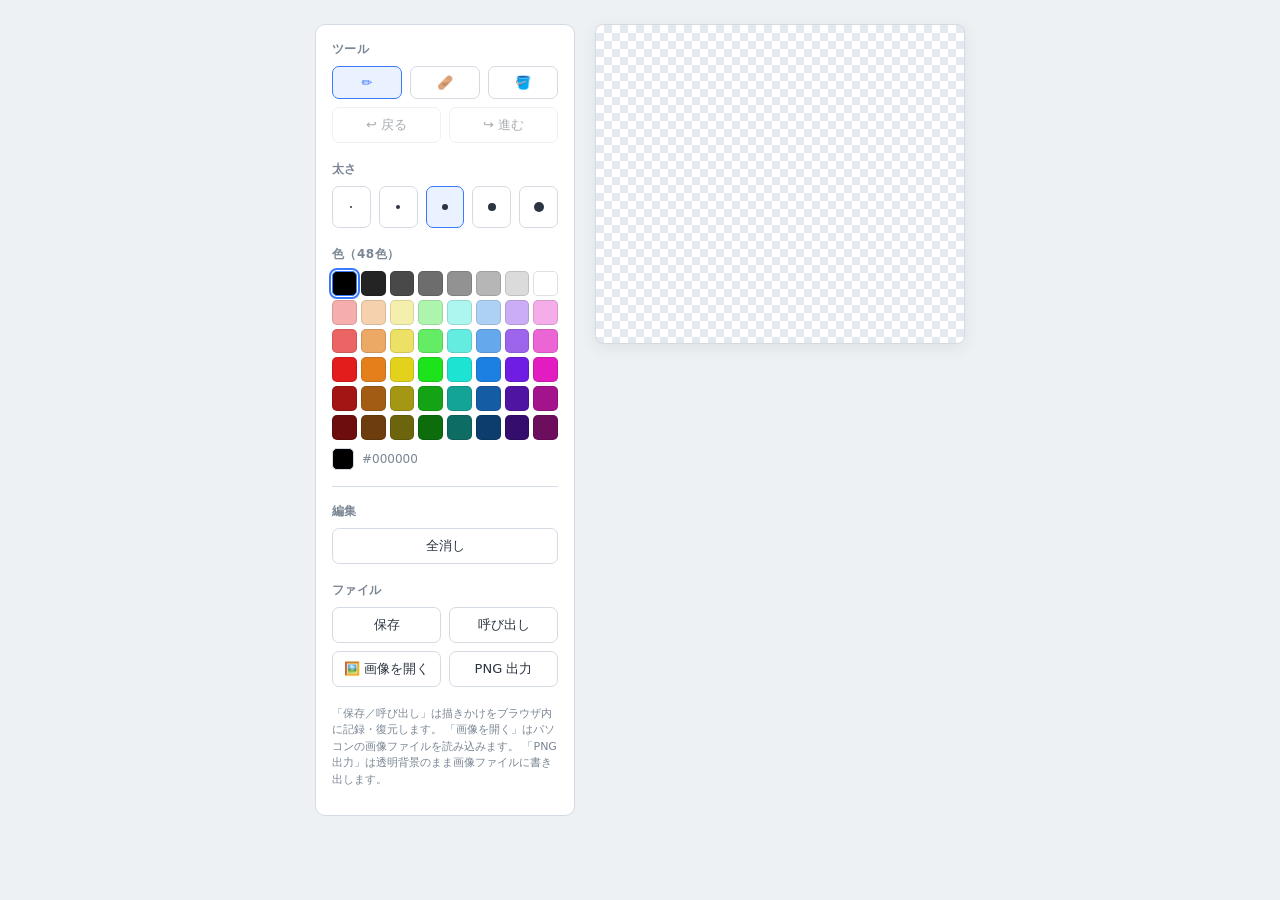
<file: linestamp_maker/linestamp_maker.html>
<!DOCTYPE html>
<html lang="ja">
<head>
<meta charset="UTF-8">
<meta name="viewport" content="width=device-width, initial-scale=1.0">
<title>LINEスタンプメーカー</title>
<link rel="stylesheet" href="linestamp_maker_style.css">
</head>
<body>
  <div class="app">

    <div class="toolbox">
      <div class="group">
        <span class="label">ツール</span>
        <div class="row" id="tools">
          <button class="tool-btn" data-tool="pen"   >✏️</button>
          <button class="tool-btn" data-tool="eraser">🩹</button>
          <button class="tool-btn" data-tool="fill"  >🪣</button>
        </div>
        <div class="row actions">
          <button id="undo">↩︎ 戻る</button>
          <button id="redo">↪︎ 進む</button>
        </div>
      </div>

      <div class="group">
        <span class="label">太さ</span>
        <div class="row widths" id="widths"></div>
      </div>

      <div class="group">
        <span class="label">色（48色）</span>
        <div class="palette" id="palette"></div>
        <div class="current-color">
          <span class="chip" id="currentChip"></span>
          <span id="currentColorText"></span>
        </div>
      </div>

      <div class="divider"></div>

      <div class="group">
        <span class="label">編集</span>
        <div class="row actions">
          <button id="clear">全消し</button>
        </div>
      </div>

      <div class="group">
        <span class="label">ファイル</span>
        <div class="row actions">
          <button id="save">保存</button>
          <button id="load">呼び出し</button>
        </div>
        <div class="row actions">
          <button id="open">🖼️ 画像を開く</button>
          <button id="download">PNG 出力</button>
        </div>
        <input type="file" id="fileInput" accept="image/*" hidden>
        <p class="note">
          「保存／呼び出し」は描きかけをブラウザ内に記録・復元します。
          「画像を開く」はパソコンの画像ファイルを読み込みます。
          「PNG 出力」は透明背景のまま画像ファイルに書き出します。
        </p>
      </div>
    </div><!-- /.toolbox -->

    <div class="canvas-wrap">
      <canvas width="370" height="320"></canvas>
    </div>
  </div>

  <script src="linestamp_maker_script.js" defer></script>
</body>
</html>
</file>
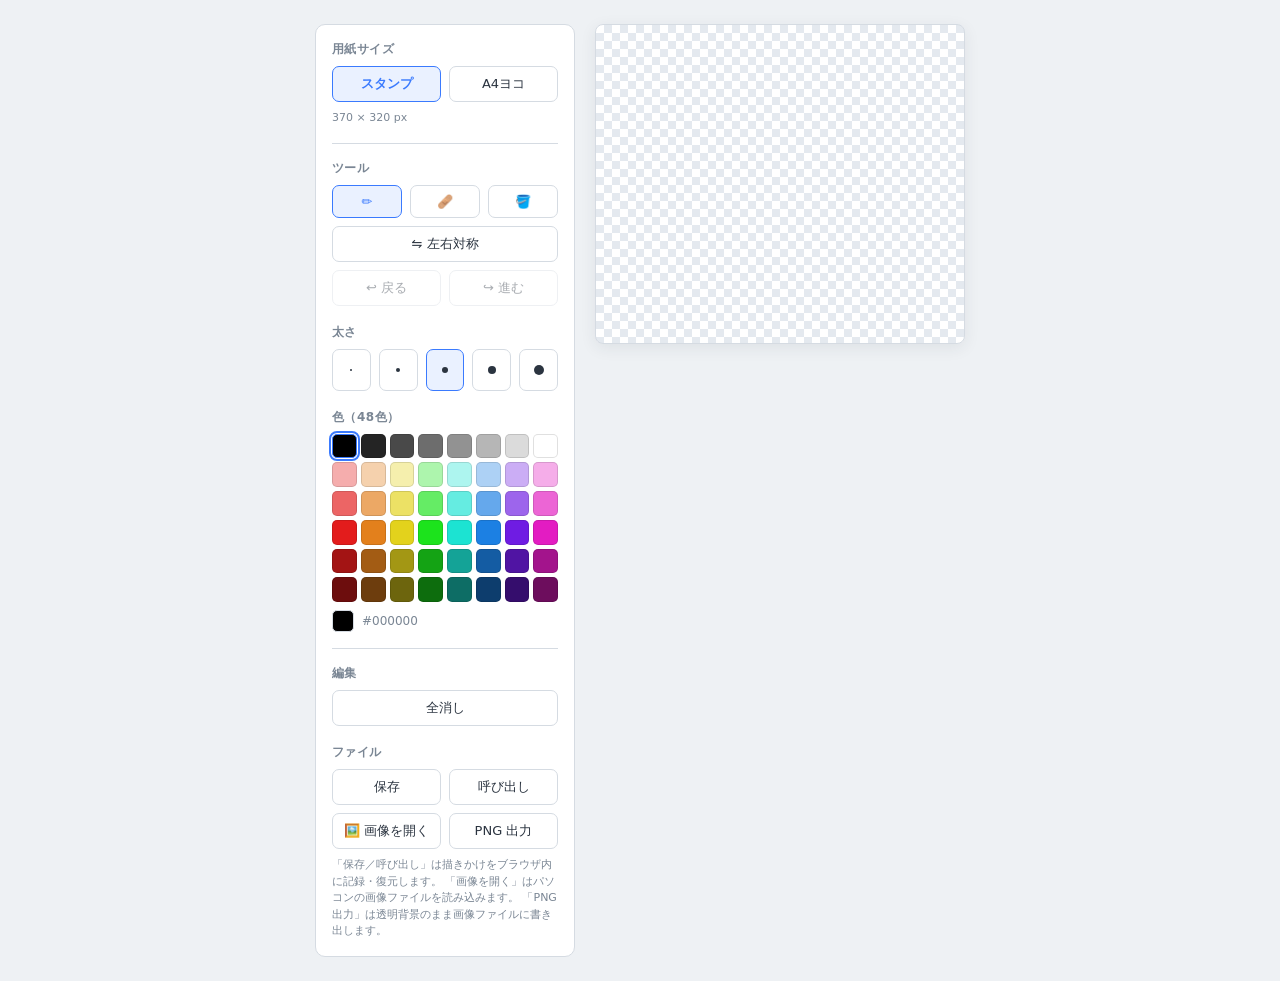
<file: mirai_paint/mirai_paint.html>
<!DOCTYPE html>
<html lang="ja">
<head>
<meta charset="UTF-8">
<meta name="viewport" content="width=device-width, initial-scale=1.0">
<title>LINEスタンプメーカー</title>
<link rel="stylesheet" href="mirai_paint.css">
</head>
<body>
  <div class="app">

    <div class="toolbox">
      <div class="group">
        <span class="label">用紙サイズ</span>
        <div class="row" id="sizes"></div>
        <p class="note" id="currentSizeText"></p>
      </div>

      <div class="divider"></div>

      <div class="group">
        <span class="label">ツール</span>
        <div class="row" id="tools">
          <button class="tool-btn" data-tool="pen"   >✏️</button>
          <button class="tool-btn" data-tool="eraser">🩹</button>
          <button class="tool-btn" data-tool="fill"  >🪣</button>
        </div>
        <div class="row actions">
          <button id="symmetry" aria-pressed="false">⇋ 左右対称</button>
        </div>
        <div class="row actions">
          <button id="undo">↩︎ 戻る</button>
          <button id="redo">↪︎ 進む</button>
        </div>
      </div>

      <div class="group">
        <span class="label">太さ</span>
        <div class="row widths" id="widths"></div>
      </div>

      <div class="group">
        <span class="label">色（48色）</span>
        <div class="palette" id="palette"></div>
        <div class="current-color">
          <span class="chip" id="currentChip"></span>
          <span id="currentColorText"></span>
        </div>
      </div>

      <div class="divider"></div>

      <div class="group">
        <span class="label">編集</span>
        <div class="row actions">
          <button id="clear">全消し</button>
        </div>
      </div>

      <div class="group">
        <span class="label">ファイル</span>
        <div class="row actions">
          <button id="save">保存</button>
          <button id="load">呼び出し</button>
        </div>
        <div class="row actions">
          <button id="open">🖼️ 画像を開く</button>
          <button id="download">PNG 出力</button>
        </div>
        <input type="file" id="fileInput" accept="image/*" hidden>
        <p class="note">
          「保存／呼び出し」は描きかけをブラウザ内に記録・復元します。
          「画像を開く」はパソコンの画像ファイルを読み込みます。
          「PNG 出力」は透明背景のまま画像ファイルに書き出します。
        </p>
      </div>
    </div><!-- /.toolbox -->

    <div class="canvas-wrap">
      <canvas id="board" width="370" height="320"></canvas>
    </div>
  </div>

  <script src="mirai_paint.js" defer></script>
</body>
</html>
</file>
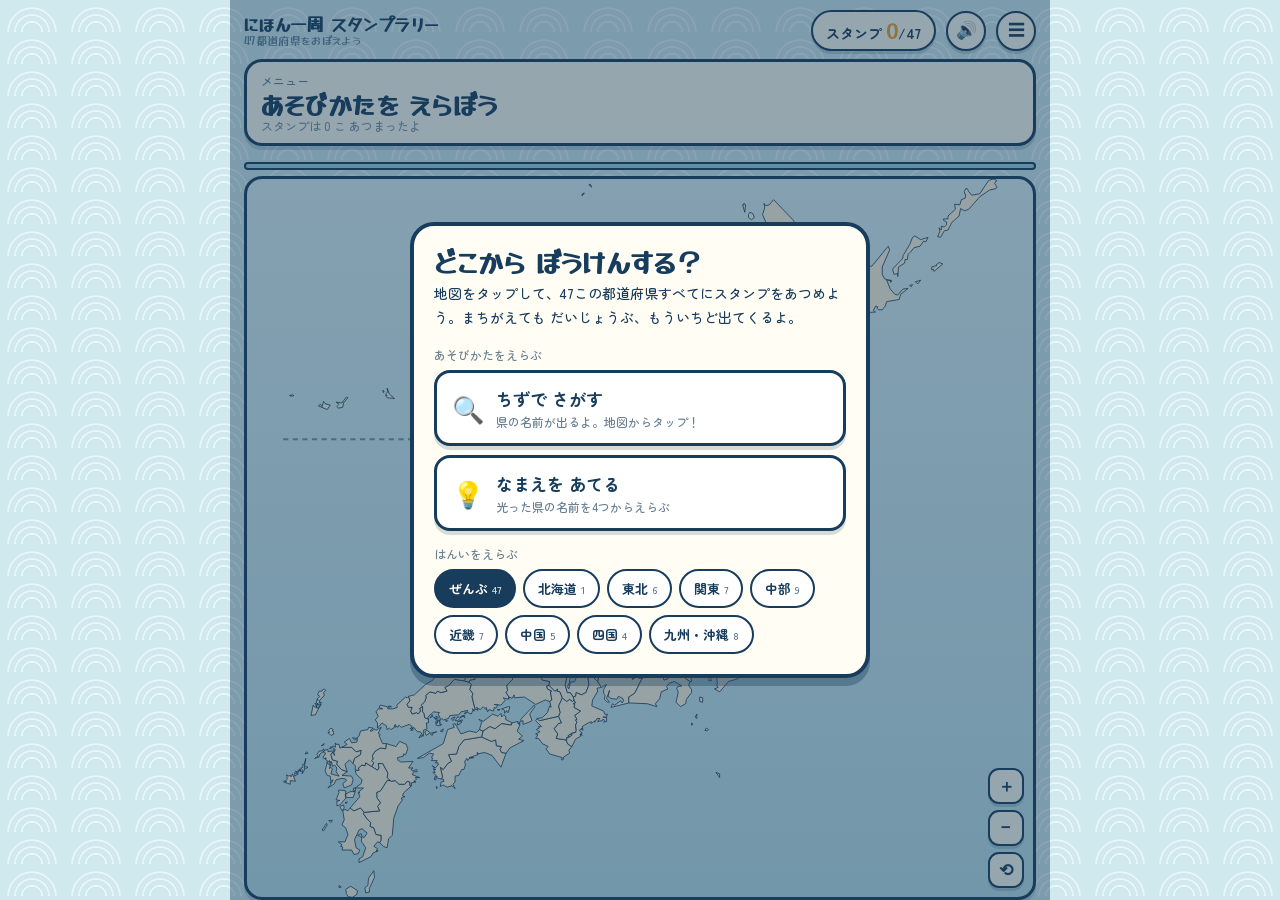
<file: todofuken_quize/todofuken_quize.html>
<!DOCTYPE html>
<html lang="ja">
<head>
<meta charset="utf-8">
<meta name="viewport" content="width=device-width, initial-scale=1, maximum-scale=1, user-scalable=no">
<title>にほん一周 スタンプラリー — 都道府県をおぼえよう</title>
<link rel="preconnect" href="https://fonts.googleapis.com">
<link rel="preconnect" href="https://fonts.gstatic.com" crossorigin>
<link href="https://fonts.googleapis.com/css2?family=Yusei+Magic&family=Zen+Maru+Gothic:wght@500;700;900&display=swap" rel="stylesheet">
<style>
:root{
  --umi:#cfe9ee;        /* 海 */
  --umi-fuka:#9ed2de;   /* 深い海 */
  --kon:#173c5c;        /* 紺 */
  --washi:#fffdf4;      /* 和紙 */
  --shima:#fff5dd;      /* 陸地 */
  --yamabuki:#f0a12e;   /* 山吹 */
  --tokiwa:#2f9e72;     /* 常磐 */
  --ake:#e0574a;        /* 朱 */
  --fuji:#8f7cc6;       /* 藤 */
  --kage:rgba(23,60,92,.18);
  --r:18px;
}
*{box-sizing:border-box;-webkit-tap-highlight-color:transparent}
html,body{height:100%}
body{
  margin:0;
  font-family:"Zen Maru Gothic","Hiragino Maru Gothic ProN","ヒラギノ丸ゴ ProN W4",system-ui,sans-serif;
  font-weight:700;
  color:var(--kon);
  background-color:var(--umi);
  background-image:radial-gradient(circle at 50% 100%,transparent 20%,rgba(255,255,255,.55) 21%,rgba(255,255,255,.55) 24%,transparent 25%,transparent 35%,rgba(255,255,255,.55) 36%,rgba(255,255,255,.55) 39%,transparent 40%,transparent 50%,rgba(255,255,255,.55) 51%,rgba(255,255,255,.55) 54%,transparent 55%);
  background-size:64px 32px;
  overflow:hidden;
  overscroll-behavior:none;
}
#app{height:100dvh;display:flex;flex-direction:column;max-width:820px;margin:0 auto;position:relative}

/* ── ヘッダー ── */
header{
  display:flex;align-items:center;gap:10px;
  padding:10px 14px 8px;flex:none;
}
.brand{font-family:"Yusei Magic",cursive;font-size:17px;letter-spacing:.02em;line-height:1.1;flex:1;min-width:0}
.brand small{display:block;font-family:inherit;font-size:11px;opacity:.6;font-weight:500}
.stamps{
  background:var(--washi);border:2.5px solid var(--kon);border-radius:999px;
  padding:5px 13px;font-size:14px;white-space:nowrap;box-shadow:0 3px 0 var(--kage);
}
.stamps b{font-size:19px;color:var(--yamabuki);font-family:"Yusei Magic",cursive}
.iconbtn{
  width:40px;height:40px;flex:none;border-radius:50%;border:2.5px solid var(--kon);
  background:var(--washi);font-size:17px;cursor:pointer;box-shadow:0 3px 0 var(--kage);
  display:grid;place-items:center;padding:0;color:var(--kon);
}
.iconbtn:active{transform:translateY(3px);box-shadow:none}

/* ── お題バー ── */
#question{
  flex:none;margin:0 14px 8px;background:var(--washi);border:3px solid var(--kon);
  border-radius:var(--r);padding:10px 14px;box-shadow:0 4px 0 var(--kage);
  display:flex;align-items:center;gap:12px;min-height:66px;
}
#qlabel{font-size:12px;opacity:.65;font-weight:500}
#qtext{font-family:"Yusei Magic",cursive;font-size:26px;line-height:1.15}
#qtext .kana{font-size:12px;display:block;opacity:.55;font-family:"Zen Maru Gothic",sans-serif;font-weight:500}
#qmain{flex:1;min-width:0}
#combo{
  font-family:"Yusei Magic",cursive;color:var(--ake);font-size:15px;text-align:center;
  line-height:1.1;opacity:0;transition:opacity .2s;flex:none;
}
#combo.on{opacity:1}
#combo b{display:block;font-size:26px}
#bar{height:8px;background:var(--umi-fuka);border-radius:99px;margin:8px 14px 6px;overflow:hidden;flex:none;border:2px solid var(--kon)}
#bar i{display:block;height:100%;width:0;background:var(--yamabuki);transition:width .35s ease}

/* ── 地図 ── */
#mapbox{
  flex:1;position:relative;margin:0 14px;border:3px solid var(--kon);border-radius:var(--r);
  background:linear-gradient(180deg,#dff2f6,#bde2ea);overflow:hidden;box-shadow:0 4px 0 var(--kage);
  touch-action:none;cursor:grab;min-height:0;
}
#mapbox.grabbing{cursor:grabbing}
#mapInner{width:100%;height:100%;transform-origin:0 0}
svg#japan{width:100%;height:100%;display:block}
.pref{
  fill:var(--shima);stroke:var(--kon);stroke-width:1.1;stroke-linejoin:round;
  cursor:pointer;transition:fill .18s;
}
@media (hover:hover){.pref:hover{fill:#ffe6ac}}
.pref.done{fill:#a8dcc0}
.pref.hint{fill:#ffeec4}
.pref.dim{fill:#eef0ee;opacity:.45}
.pref.target{fill:var(--yamabuki);animation:pulse 1.1s ease-in-out infinite}
.pref.good{fill:var(--tokiwa);stroke-width:2.4;animation:flashok .55s ease}
.pref.bad{fill:var(--ake);stroke-width:2.4;animation:flashng .4s ease}
.pref.target{stroke-width:2.4}
.pref.locked{pointer-events:none}
@keyframes pulse{0%,100%{fill:var(--yamabuki)}50%{fill:#ffe2a3}}
@keyframes flashok{0%{fill:#ffffff}35%{fill:#7fe3b3}100%{fill:var(--tokiwa)}}
@keyframes flashng{0%{fill:#ffffff}35%{fill:#ff9b90}100%{fill:var(--ake)}}
.boundary{stroke:var(--kon);stroke-width:3;stroke-dasharray:7 6;opacity:.5;fill:none}

#zoom{position:absolute;right:9px;bottom:9px;display:flex;flex-direction:column;gap:6px}
#zoom button{width:36px;height:36px;border-radius:11px;border:2.5px solid var(--kon);background:var(--washi);
  font-size:17px;font-weight:900;cursor:pointer;box-shadow:0 3px 0 var(--kage);color:var(--kon);padding:0}
#zoom button:active{transform:translateY(3px);box-shadow:none}

#pin{position:absolute;font-size:30px;pointer-events:none;transform:translate(-50%,-108%);display:none;
  animation:bounce .7s ease-in-out infinite;filter:drop-shadow(0 3px 3px rgba(0,0,0,.3))}
@keyframes bounce{0%,100%{transform:translate(-50%,-108%)}50%{transform:translate(-50%,-135%)}}

/* ── 選択肢 ── */
#choices{flex:none;display:grid;grid-template-columns:1fr 1fr;gap:9px;padding:10px 14px 14px}
#choices.hidden{display:none}
#choices button{
  font-family:inherit;font-weight:700;font-size:18px;padding:14px 6px;border-radius:14px;
  border:3px solid var(--kon);background:var(--washi);color:var(--kon);cursor:pointer;
  box-shadow:0 4px 0 var(--kage);
}
#choices button:active{transform:translateY(4px);box-shadow:none}
#choices button.ok{background:var(--tokiwa);color:#fff}
#choices button.ng{background:var(--ake);color:#fff}
#hintbar{flex:none;padding:0 14px 14px;text-align:center}
#hintbar.hidden{display:none}
#hintbar button{font-family:inherit;font-weight:700;font-size:14px;padding:9px 18px;border-radius:99px;
  border:2.5px solid var(--kon);background:var(--washi);color:var(--kon);cursor:pointer;box-shadow:0 3px 0 var(--kage)}

/* ── オーバーレイ ── */
.sheet{
  position:absolute;inset:0;background:rgba(23,60,92,.45);display:grid;place-items:center;
  padding:16px;z-index:20;overflow:auto;
}
.sheet.hidden{display:none}
.card{
  background:var(--washi);border:4px solid var(--kon);border-radius:24px;padding:20px;
  box-shadow:0 8px 0 rgba(23,60,92,.35);width:100%;max-width:460px;
}
.card h1{font-family:"Yusei Magic",cursive;font-size:27px;margin:0 0 4px;line-height:1.2}
.card p.lead{margin:0 0 16px;font-size:14px;font-weight:500;line-height:1.7}
.sec{font-size:12px;font-weight:500;opacity:.65;margin:14px 0 7px}
.modes{display:grid;gap:9px}
.modebtn{
  display:flex;align-items:center;gap:12px;text-align:left;width:100%;
  font-family:inherit;font-size:17px;font-weight:700;color:var(--kon);
  padding:13px 15px;border-radius:16px;border:3px solid var(--kon);background:#fff;cursor:pointer;
  box-shadow:0 4px 0 var(--kage);
}
.modebtn:active{transform:translateY(4px);box-shadow:none}
.modebtn .em{font-size:26px;flex:none}
.modebtn span small{display:block;font-size:12px;font-weight:500;opacity:.65;margin-top:2px}
.chips{display:flex;flex-wrap:wrap;gap:7px}
.chip{
  font-family:inherit;font-size:13px;font-weight:700;color:var(--kon);
  padding:8px 13px;border-radius:99px;border:2.5px solid var(--kon);background:#fff;cursor:pointer;
}
.chip[aria-pressed="true"]{background:var(--kon);color:var(--washi)}
.chip small{font-weight:500;opacity:.7}
.chip[aria-pressed="true"] small{opacity:.85}

/* ── 豆知識カード ── */
#fact{position:absolute;left:14px;right:14px;bottom:14px;z-index:15;
  background:var(--washi);border:3px solid var(--kon);border-radius:var(--r);padding:14px 16px;
  box-shadow:0 6px 0 var(--kage);animation:slideup .3s ease}
#fact.hidden{display:none}
@keyframes slideup{from{transform:translateY(18px);opacity:0}to{transform:none;opacity:1}}
#fact .name{font-family:"Yusei Magic",cursive;font-size:22px;line-height:1.2}
#fact .cap{font-size:12px;font-weight:500;opacity:.65;margin:2px 0 7px}
#fact .tri{font-size:14px;font-weight:500;line-height:1.6;margin-bottom:12px}
#fact button{width:100%;font-family:inherit;font-weight:700;font-size:17px;padding:12px;border-radius:14px;
  border:3px solid var(--kon);background:var(--yamabuki);color:var(--kon);cursor:pointer;box-shadow:0 4px 0 var(--kage)}
#fact button:active{transform:translateY(4px);box-shadow:none}

/* ── スタンプ演出 ── */
#stamp{position:absolute;inset:0;display:grid;place-items:center;pointer-events:none;z-index:18}
#stamp .mark{
  font-family:"Yusei Magic",cursive;font-size:52px;color:var(--ake);border:6px solid var(--ake);
  border-radius:50%;width:190px;height:190px;display:grid;place-items:center;
  transform:rotate(-14deg) scale(0);opacity:0;background:rgba(255,255,255,.35);
}
#stamp.on .mark{animation:stampin .6s cubic-bezier(.2,1.5,.4,1) forwards}
@keyframes stampin{0%{transform:rotate(-14deg) scale(2.2);opacity:0}
  55%{transform:rotate(-14deg) scale(.92);opacity:1}
  70%{transform:rotate(-14deg) scale(1)}
  100%{transform:rotate(-14deg) scale(1);opacity:0}}
#confetti{position:absolute;inset:0;pointer-events:none;z-index:19}

/* ── 結果 ── */
.score{display:flex;gap:9px;margin:14px 0}
.score div{flex:1;background:#fff;border:3px solid var(--kon);border-radius:14px;padding:10px 6px;text-align:center}
.score b{display:block;font-family:"Yusei Magic",cursive;font-size:28px;color:var(--yamabuki);line-height:1.1}
.score span{font-size:11px;font-weight:500;opacity:.65}
.weak{display:flex;flex-wrap:wrap;gap:6px;margin-bottom:6px}
.weak i{font-style:normal;font-size:13px;background:#ffe0dc;border:2px solid var(--ake);border-radius:99px;padding:4px 10px}
.actions{display:grid;gap:9px;margin-top:14px}
.actions button{font-family:inherit;font-weight:700;font-size:17px;padding:13px;border-radius:16px;
  border:3px solid var(--kon);background:#fff;color:var(--kon);cursor:pointer;box-shadow:0 4px 0 var(--kage)}
.actions button.primary{background:var(--yamabuki)}
.actions button:active{transform:translateY(4px);box-shadow:none}

:focus-visible{outline:4px solid var(--fuji);outline-offset:2px}
@media (max-width:400px){
  #qtext{font-size:22px}
  #choices button{font-size:16px;padding:12px 4px}
  .card h1{font-size:23px}
}
@media (prefers-reduced-motion:reduce){
  *{animation-duration:.01ms !important;animation-iteration-count:1 !important;transition-duration:.01ms !important}
}
</style>
</head>
<body>
<div id="app">
  <header>
    <div class="brand">にほん一周 スタンプラリー<small>47都道府県をおぼえよう</small></div>
    <div class="stamps">スタンプ <b id="cnt">0</b>/47</div>
    <button class="iconbtn" id="sound" aria-label="音のオンオフ">🔊</button>
    <button class="iconbtn" id="menu" aria-label="メニューにもどる">☰</button>
  </header>

  <div id="question">
    <div id="qmain">
      <div id="qlabel">じゅんび中</div>
      <div id="qtext">…</div>
    </div>
    <div id="combo"><b>0</b>れんぱつ</div>
  </div>
  <div id="bar"><i></i></div>

  <div id="mapbox">
    <div id="mapInner">
      <svg id="japan" viewBox="0 0 1000 1000" xmlns="http://www.w3.org/2000/svg" role="img" aria-label="日本地図"><g transform="matrix(1.028807,0,0,1.028807,-47.544239,-28.806583)"><g transform="translate(6,18)"><g class="pref" data-code="47" transform="translate(52,193)"><polygon points="4 109 6 110 4 111 0 110"/><polygon points="48 121 55 123 51 129 39 124 42 122 44 125 46 118"/><polygon points="132 113 130 110 132 110 130 108 133 105 132 100 135 108 142 114"/><polygon points="225 23 224 28 219 23 223 21"/><polygon points="73 117 77 112 79 113 73 120 72 126 66 127 64 125 67 122 63 119 71 120"/><polygon points="287 20 291 17 286 15 285 8 292 10 292 14 299 13 298 11 307 0 309 5 309 9 305 15 300 15 299 19 293 19 294 21 288 25 281 25 286 34 281 31 276 39 280 41 270 46 270 38 277 32 275 24 280 25"/><polygon points="127 106 126 103 128 104"/><polygon points="279 8 279 6 283 8"/><polygon points="293 11 294 13 292 12"/></g><g class="pref" data-code="46" transform="translate(96,17)"><polygon points="23 949 26 951 23 952"/><polygon points="33 960 32 954 39 950 48 956 47 961 41 965 35 964"/><polygon points="64 953 64 958 59 959 58 952 62 949 63 939 70 929 71 938"/><polygon points="38 844 43 848 52 844 57 850 56 852 61 859 66 864 65 869 70 871 73 880 80 881 80 888 78 891 75 890 70 896 75 899 73 903 76 902 69 905 66 910 50 918 50 913 55 910 59 898 53 889 54 884 48 881 53 879 54 883 57 884 61 878 54 872 50 874 44 887 46 898 51 901 49 906 43 907 40 901 27 901 28 897 25 896 27 894 22 890 31 890 35 880 32 871 27 867 30 860 28 848 31 846 35 848"/><polygon points="31 837 34 836 33 838"/><polygon points="27 848 24 842 29 840 30 844"/><polygon points="4 868 6 865 7 867 2 875 0 874"/><polygon points="12 864 9 861 14 861"/><polygon points="284 149 280 150 279 146 289 144"/><polygon points="301 126 301 118 306 118 305 122 309 126 308 129 303 132 300 128"/><polygon points="363 98 360 99 359 97 365 93"/><polygon points="344 90 331 98 335 101 330 104 327 103 329 107 323 102 325 99 316 97 324 97 325 95 321 94 335 88 337 90 339 86 344 85 342 89 344 87 345 89 347 82 349 88"/><polygon points="324 108 322 106 320 108 318 101 323 102 322 105 328 107 325 109 326 107"/><polygon points="355 12 352 16 352 13"/><polygon points="361 1 363 0 365 4"/></g><g class="pref" data-code="45" transform="translate(152,824)"><polygon points="36 0 38 1 43 0 48 5 56 5 59 1 63 2 63 7 65 7 54 17 53 21 56 22 52 23 51 25 53 26 47 34 41 51 39 74 34 79 32 91 27 89 22 84 24 81 24 74 17 73 14 64 9 62 10 57 5 52 0 45 1 43 22 41 19 35 23 30 18 23 18 16 23 14 32 0"/></g><g class="pref" data-code="44" transform="translate(163,771)"><polygon points="0 34 3 29 0 26 2 24 1 19 5 13 12 9 19 10 20 3 33 7 38 0 47 4 49 10 46 18 43 17 43 20 35 22 36 26 40 28 56 27 50 36 56 36 53 38 56 40 61 38 62 41 57 41 55 45 65 49 59 49 61 51 57 54 60 55 54 56 54 60 52 60 52 55 48 54 45 58 37 58 32 53 27 54 25 53 21 49 22 43 15 30 9 30 10 36 8 39"/></g><g class="pref" data-code="43" transform="translate(115,800)"><path d="M8,37 L13,38 L13,48 L5,57 L1,58 L1,52 L5,51 L0,50 L4,40 L3,37 L8,37 Z M20,47 L14,47 L12,43 L19,39 L26,39 L23,47 L20,47 Z M24,34 L26,34 L26,38 L23,38 L24,34 Z M38,67 L33,61 L24,65 L19,61 L32,46 L30,40 L32,41 L31,39 L37,34 L26,34 L34,28 L35,23 L27,15 L26,10 L31,10 L30,7 L35,3 L39,4 L40,0 L48,5 L56,10 L58,7 L57,1 L63,1 L70,14 L69,20 L73,24 L69,24 L60,38 L55,40 L55,47 L60,54 L56,59 L59,65 L38,67 Z"/></g><g class="pref" data-code="42" transform="translate(44,700)"><path d="M53,1 L55,0 L57,2 L54,5 L55,9 L49,15 L48,19 L51,18 L49,22 L51,21 L48,25 L48,20 L46,22 L46,19 L45,22 L42,20 L44,20 L45,15 L47,15 L45,14 L49,10 L46,8 L48,3 L52,3 L53,1 Z M46,29 L43,35 L37,36 L40,22 L41,24 L45,25 L44,22 L45,26 L48,25 L46,29 Z M67,59 L68,61 L64,63 L60,59 L62,59 L61,56 L64,53 L67,55 L66,57 L68,58 L67,59 Z M28,110 L25,115 L26,110 L23,107 L26,106 L26,102 L28,102 L30,94 L28,105 L33,106 L30,108 L28,106 L28,110 Z M24,112 L21,111 L21,109 L23,111 L22,108 L24,112 Z M19,113 L20,110 L19,116 L16,111 L19,113 Z M6,118 L9,117 L10,119 L12,115 L16,125 L9,124 L9,129 L0,126 L1,124 L3,126 L4,125 L2,125 L5,122 L4,116 L6,118 Z M65,80 L62,81 L64,78 L65,80 Z M67,82 L70,84 L67,86 L67,82 Z M29,88 L31,85 L33,87 L29,88 Z M54,76 L51,77 L55,74 L54,76 Z M66,86 L64,89 L66,96 L73,98 L72,102 L78,109 L86,112 L79,117 L92,118 L94,123 L92,130 L82,134 L80,128 L85,124 L84,122 L79,121 L71,123 L68,129 L60,134 L64,129 L63,126 L65,127 L67,123 L64,125 L63,118 L59,117 L56,111 L59,100 L63,104 L62,108 L63,106 L66,108 L64,115 L75,118 L71,112 L72,107 L69,103 L66,105 L65,99 L62,99 L62,97 L58,100 L60,98 L57,96 L57,93 L57,95 L53,93 L57,87 L54,86 L55,83 L60,82 L60,85 L65,84 L66,86 Z M49,88 L48,92 L42,94 L47,91 L45,89 L48,84 L52,84 L54,81 L55,84 L49,88 Z M15,115 L15,113 L18,116 L15,118 L15,115 Z M64,101 L63,104 L62,101 L64,98 L64,101 Z"/></g><g class="pref" data-code="41" transform="translate(108,773)"><polygon points="15 6 28 6 34 12 41 10 40 16 32 21 30 28 25 23 19 29 22 39 14 36 8 29 9 25 2 23 0 16 2 13 5 17 4 13 6 9 2 6 3 4 6 6 6 0 7 2 11 2 12 7"/></g><g class="pref" data-code="40" transform="translate(123,752)"><polygon points="40 53 32 48 31 52 27 51 22 55 23 58 18 58 18 52 15 49 17 42 25 37 26 31 19 33 13 27 0 27 7 23 3 20 10 15 13 21 20 20 21 15 17 17 14 14 19 15 23 12 25 5 35 3 36 0 42 1 38 5 41 5 43 2 46 4 53 0 49 8 52 10 50 11 55 22 60 22 59 29 52 28 45 32 41 38 42 43 40 45 43 48"/></g><g class="pref" data-code="39" transform="translate(251,765)"><path d="M61,0 L74,6 L80,4 L81,12 L88,13 L86,17 L88,21 L94,22 L87,41 L75,25 L65,21 L55,23 L55,21 L56,24 L44,28 L50,28 L44,29 L42,32 L41,29 L38,33 L39,38 L37,44 L34,44 L30,52 L25,53 L25,61 L22,64 L25,70 L21,66 L14,68 L9,65 L5,67 L6,61 L10,60 L9,57 L6,57 L8,54 L5,41 L9,44 L15,36 L20,33 L16,24 L27,23 L30,13 L37,4 L61,0 Z M1,69 L0,70 L0,67 L1,69 Z"/></g><g class="pref" data-code="38" transform="translate(225,737)"><path d="M34,21 L31,20 L35,17 L34,21 Z M55,6 L51,6 L55,0 L57,3 L55,6 Z M60,5 L61,5 L60,7 L57,6 L60,5 Z M58,10 L54,12 L55,7 L60,8 L58,10 Z M32,85 L25,83 L25,86 L23,86 L24,81 L27,82 L21,76 L24,76 L22,72 L25,72 L22,71 L23,69 L20,67 L24,70 L28,66 L28,63 L24,63 L27,60 L19,60 L21,57 L19,56 L22,51 L16,50 L8,56 L0,57 L35,37 L41,18 L50,15 L48,11 L51,10 L59,24 L70,20 L80,22 L84,18 L89,20 L87,28 L63,32 L56,41 L53,51 L42,52 L46,61 L41,64 L35,72 L31,69 L34,82 L32,85 Z"/></g><g class="pref" data-code="37" transform="translate(308,724)"><path d="M6,33 L1,31 L4,21 L0,17 L6,20 L19,10 L26,13 L30,9 L31,14 L34,11 L37,14 L36,17 L45,22 L44,25 L31,23 L22,30 L15,27 L6,33 Z M27,5 L25,4 L29,4 L27,5 Z M40,0 L42,0 L40,8 L38,7 L38,5 L35,9 L35,5 L31,3 L40,0 Z"/></g><g class="pref" data-code="36" transform="translate(312,744)"><path d="M50,2 L52,0 L51,4 L50,2 Z M41,2 L49,0 L49,3 L52,4 L48,13 L55,20 L50,24 L57,26 L38,36 L33,43 L27,42 L25,38 L27,34 L20,33 L19,25 L13,27 L0,21 L2,13 L11,7 L18,10 L27,3 L40,5 L41,2 Z"/></g><g class="pref" data-code="35" transform="translate(168,710)"><path d="M45,0 L47,6 L43,11 L45,15 L50,15 L48,20 L50,24 L56,22 L58,24 L61,20 L60,16 L64,14 L64,21 L66,23 L67,29 L72,31 L72,36 L69,36 L70,44 L65,46 L65,54 L61,48 L57,48 L52,42 L47,44 L50,41 L46,38 L35,42 L32,39 L30,42 L29,40 L27,42 L27,38 L25,43 L21,45 L19,43 L16,45 L15,40 L9,36 L3,43 L3,36 L0,32 L4,27 L1,21 L4,17 L10,17 L5,15 L7,12 L16,14 L17,17 L24,17 L30,15 L29,12 L41,1 L43,2 L45,0 Z M64,54 L59,56 L62,52 L64,54 Z M75,50 L83,48 L78,50 L77,53 L73,50 L69,53 L67,48 L70,46 L75,50 Z M18,15 L18,13 L22,14 L18,15 Z M51,46 L48,46 L51,43 L51,46 Z"/></g><g class="pref" data-code="34" transform="translate(230,687)"><path d="M73,40 L72,42 L69,40 L72,43 L70,42 L68,47 L63,45 L63,42 L54,44 L51,48 L39,49 L37,53 L30,55 L28,53 L25,56 L26,53 L23,47 L25,45 L17,44 L9,51 L10,54 L5,52 L4,46 L2,44 L2,37 L0,35 L5,30 L7,24 L6,22 L12,17 L20,19 L22,16 L27,18 L35,16 L32,11 L38,8 L45,0 L58,2 L65,4 L68,7 L66,14 L70,19 L69,24 L73,40 Z M45,53 L43,56 L41,53 L46,51 L45,53 Z M21,54 L20,50 L23,51 L22,59 L19,59 L21,56 L17,51 L21,54 Z M15,48 L16,50 L12,52 L15,48 Z M35,57 L33,56 L36,56 L35,57 Z M24,58 L26,58 L25,61 L28,61 L26,63 L20,62 L23,56 L26,56 L24,58 Z M59,49 L59,52 L56,49 L59,49 Z M57,50 L53,52 L54,50 L57,50 Z M60,44 L62,45 L59,47 L60,44 Z"/></g><g class="pref" data-code="33" transform="translate(295,673)"><polygon points="58 8 59 14 51 22 52 29 50 32 54 38 53 41 46 39 49 42 43 49 34 48 39 49 36 53 34 52 33 57 27 55 25 58 23 52 23 55 19 51 15 55 10 52 12 56 8 54 4 38 5 33 1 28 3 21 0 18 1 15 8 14 7 10 14 10 13 7 15 6 18 0 25 2 29 7 39 1 38 3 45 6 46 12"/></g><g class="pref" data-code="32" transform="translate(211,610)"><path d="M74,14 L78,13 L75,17 L72,15 L73,19 L71,16 L74,14 Z M79,16 L77,19 L77,15 L79,14 L81,17 L79,16 Z M83,5 L88,0 L93,5 L92,9 L89,9 L91,11 L86,12 L83,5 Z M2,100 L10,98 L25,84 L35,78 L41,70 L52,65 L55,59 L53,55 L70,51 L76,46 L79,49 L87,48 L84,50 L82,51 L88,59 L87,68 L79,70 L81,73 L77,79 L64,77 L57,85 L51,88 L54,93 L46,95 L41,93 L39,96 L31,94 L25,99 L26,101 L24,107 L19,112 L21,114 L17,116 L18,120 L15,124 L13,122 L7,124 L5,120 L7,115 L2,115 L0,111 L4,106 L2,100 Z"/></g><g class="pref" data-code="31" transform="translate(288,658)"><polygon points="7 33 0 31 4 25 2 22 10 20 11 11 5 3 7 2 9 6 15 8 23 4 34 6 55 5 64 0 71 17 71 21 65 23 53 27 52 21 45 18 46 16 36 22 32 17 25 15 22 21 20 22 21 25 14 25 15 29 8 30"/></g><g class="pref" data-code="30" transform="translate(385,737)"><path d="M41,32 L44,38 L49,41 L45,46 L46,50 L38,55 L37,59 L35,59 L36,56 L19,51 L14,44 L17,41 L9,37 L4,30 L0,30 L3,25 L0,24 L6,21 L1,18 L5,16 L4,14 L8,14 L0,6 L2,3 L5,6 L31,0 L35,9 L31,10 L25,17 L30,24 L28,30 L41,32 Z M49,23 L49,26 L44,29 L44,26 L49,23 Z"/></g><g class="pref" data-code="29" transform="translate(410,712)"><polygon points="24 48 19 51 19 54 17 54 17 57 16 57 3 55 5 49 0 42 6 35 10 34 6 25 8 20 6 11 11 0 17 5 21 2 25 5 27 3 29 7 26 8 28 9 27 13 36 18 28 24 31 29 29 30 31 33 29 37 30 44 29 47"/></g><g class="pref" data-code="28" transform="translate(345,655)"><path d="M31,90 L23,93 L23,88 L20,89 L20,86 L38,67 L39,69 L32,79 L35,88 L31,90 Z M3,59 L4,56 L0,50 L2,47 L1,40 L9,32 L8,26 L14,24 L14,20 L7,3 L16,0 L33,1 L32,5 L36,10 L41,9 L42,11 L42,17 L36,17 L35,23 L42,28 L47,26 L49,33 L59,35 L58,40 L55,41 L56,45 L62,48 L60,49 L62,60 L59,62 L53,60 L40,66 L25,56 L11,57 L11,53 L8,58 L5,56 L3,59 Z"/></g><g class="pref" data-code="27" transform="translate(387,695)"><polygon points="16 0 24 8 28 5 27 8 31 9 34 17 29 28 31 37 29 42 3 48 0 45 7 44 14 37 17 28 19 30 17 22 20 20 18 9 20 8 14 5 13 1"/></g><g class="pref" data-code="26" transform="translate(377,649)"><polygon points="44 63 41 55 37 54 38 51 34 54 26 46 27 41 17 39 15 32 10 34 3 29 4 23 10 23 10 17 9 15 4 16 0 11 1 7 3 10 2 8 19 0 23 7 15 14 18 15 20 11 20 15 24 17 23 21 25 18 27 19 25 14 31 11 32 14 31 20 34 25 46 27 51 32 48 46 51 56 55 56 59 62 60 66 58 68 54 65 50 68"/></g><g class="pref" data-code="25" transform="translate(423,655)"><path d="M20,0 L27,3 L28,9 L31,9 L34,16 L35,19 L31,29 L33,30 L34,40 L30,50 L24,53 L17,50 L16,55 L13,56 L9,50 L5,50 L2,40 L5,26 L0,21 L3,17 L6,18 L9,11 L12,13 L18,10 L18,7 L21,8 L20,0 Z M20,13 L20,16 L18,13 L14,16 L16,24 L8,32 L8,36 L5,42 L7,45 L9,36 L15,35 L16,31 L25,25 L26,21 L20,13 Z"/></g><g class="pref" data-code="24" transform="translate(426,683)"><polygon points="8 95 3 92 0 86 1 86 1 83 3 83 8 80 8 77 13 76 14 73 13 66 15 62 13 59 15 58 12 53 20 47 11 42 12 38 10 37 13 36 11 32 10 28 13 27 14 22 21 25 27 22 31 12 30 2 36 0 43 7 48 15 42 16 43 20 36 32 35 40 51 47 53 52 56 51 55 55 50 55 55 56 55 61 51 62 53 60 50 58 49 60 43 61 46 57 42 57 39 62 39 60 36 63 34 61 34 64 32 62 25 66 22 68 23 73 21 72 22 70 18 73 22 77 20 77 22 80 19 78 20 81 13 85"/></g><g class="pref" data-code="23" transform="translate(469,673)"><polygon points="42 46 18 52 20 47 23 49 31 43 33 46 35 43 34 40 28 37 26 41 18 40 14 37 16 29 12 40 16 45 13 45 9 41 10 36 8 33 8 28 12 21 5 25 0 17 1 11 5 3 15 0 21 8 26 10 33 8 39 12 46 8 47 14 52 11 60 13 50 33 42 38"/></g><g class="pref" data-code="22" transform="translate(511,659)"><polygon points="73 14 77 14 77 27 83 31 81 36 85 42 85 46 78 55 77 61 70 65 64 59 67 45 65 41 66 38 72 37 62 31 55 33 51 38 53 41 44 45 42 54 36 61 38 65 25 61 0 60 0 52 8 47 18 27 33 17 33 5 37 0 40 8 39 19 44 20 48 29 53 27 52 20 56 12 61 17"/></g><g class="pref" data-code="21" transform="translate(450,608)"><polygon points="66 4 69 10 64 20 67 24 66 28 60 35 55 35 53 40 59 43 64 50 62 53 68 59 66 63 68 66 65 66 67 70 65 73 58 77 52 73 45 75 40 73 34 65 24 68 20 76 19 82 12 75 6 77 4 76 8 66 7 63 4 56 1 56 0 50 5 41 11 44 12 42 25 41 28 37 22 29 24 23 29 13 26 10 30 5 34 7 35 11 44 0 47 2 52 0 52 2 56 0"/></g><g class="pref" data-code="20" transform="translate(503,572)"><polygon points="68 18 59 21 60 23 55 27 54 34 57 39 66 39 67 45 64 47 66 53 63 54 66 57 66 63 70 65 71 70 68 72 64 69 58 71 53 66 43 77 46 80 43 82 45 87 41 92 41 104 26 114 18 112 13 115 12 109 14 106 12 102 15 102 13 99 15 95 9 89 11 86 6 79 0 76 2 71 7 71 13 64 14 60 11 56 16 46 13 40 19 32 18 29 21 28 22 17 27 10 27 7 34 8 34 13 36 14 44 10 48 12 48 7 53 2 60 0 63 2 63 7 68 11"/></g><g class="pref" data-code="19" transform="translate(546,638)"><polygon points="2 21 0 16 3 14 0 11 10 0 15 5 21 3 25 6 28 4 39 7 43 15 48 18 47 27 38 35 26 38 21 33 17 41 18 48 13 50 9 41 4 40 5 29"/></g><g class="pref" data-code="18" transform="translate(408,618)"><polygon points="40 0 46 8 56 9 61 14 66 13 64 19 70 27 67 31 54 32 53 34 47 31 42 40 35 37 36 45 33 44 33 47 27 50 24 48 21 55 18 54 15 58 3 56 0 51 1 45 3 49 10 46 6 49 13 50 15 47 13 48 13 45 19 47 17 45 20 43 18 40 26 41 25 35 28 33 29 38 31 39 32 32 25 19 34 6 34 2"/></g><g class="pref" data-code="17" transform="translate(448,541)"><path d="M37,26 L34,23 L41,23 L37,26 Z M28,77 L31,80 L26,90 L21,91 L16,86 L6,85 L0,77 L15,62 L26,44 L27,33 L25,29 L25,24 L22,23 L27,10 L52,0 L56,1 L57,5 L51,6 L50,15 L46,14 L39,22 L37,18 L34,19 L32,28 L38,30 L41,26 L41,36 L33,38 L31,48 L28,50 L30,54 L28,57 L29,61 L27,69 L28,77 Z"/></g><g class="pref" data-code="16" transform="translate(475,575)"><polygon points="41 37 31 33 27 35 27 33 22 35 19 33 10 44 9 40 5 38 1 43 0 35 2 27 1 23 3 20 1 16 4 14 6 4 14 2 11 8 23 15 31 11 33 3 43 0 47 3 50 14 49 25 46 26 47 29"/></g><g class="pref" data-code="15" transform="translate(518,476)"><path d="M7,113 L4,102 L0,99 L14,94 L23,87 L30,87 L45,75 L55,60 L60,46 L79,34 L80,36 L79,35 L85,28 L94,0 L102,3 L102,10 L111,16 L109,20 L101,23 L101,31 L98,39 L101,44 L104,46 L95,56 L97,65 L89,65 L88,68 L79,69 L78,72 L80,76 L76,82 L81,87 L80,101 L73,94 L71,98 L67,99 L68,104 L65,105 L65,108 L53,114 L53,107 L48,103 L48,98 L45,96 L38,98 L33,103 L33,108 L29,106 L21,110 L19,109 L19,104 L12,103 L12,106 L7,113 Z M36,46 L28,47 L35,38 L33,35 L30,37 L30,31 L34,23 L43,14 L39,30 L46,31 L43,40 L36,46 Z"/></g><g class="pref" data-code="14" transform="translate(584,656)"><polygon points="10 0 24 6 28 11 28 6 30 6 27 4 30 2 44 9 40 13 36 12 39 16 36 16 36 23 42 26 38 30 39 33 35 33 36 28 33 24 26 22 15 25 11 28 12 34 10 34 4 30 4 17 0 17 9 9"/></g><g class="pref" data-code="13" transform="translate(585,642)"><path d="M49,173 L49,178 L44,171 L49,173 Z M34,113 L32,115 L29,114 L31,111 L34,113 Z M11,104 L13,106 L11,107 L11,104 Z M18,98 L16,96 L18,92 L18,98 Z M22,75 L22,69 L26,70 L26,76 L22,75 Z M48,7 L49,12 L47,16 L41,15 L43,19 L39,20 L43,20 L43,23 L29,16 L26,18 L29,20 L27,20 L27,25 L23,20 L9,14 L4,11 L0,3 L3,0 L18,4 L23,8 L30,5 L30,9 L36,6 L40,7 L42,5 L48,7 Z"/></g><g class="pref" data-code="12" transform="translate(627,629)"><polygon points="5 29 7 25 6 20 6 13 0 0 8 10 19 15 37 11 37 8 55 20 55 24 45 24 34 35 32 57 19 61 7 75 0 71 5 69 3 66 4 63 3 58 5 53 1 49 4 45 7 46 7 42 13 39 18 33 11 26 6 30"/></g><g class="pref" data-code="11" transform="translate(573,618)"><polygon points="48 4 49 5 51 12 54 11 54 11 60 24 60 31 54 29 52 31 48 30 42 33 42 29 35 32 30 28 15 24 12 27 1 24 0 19 16 10 21 0 32 2 38 6"/></g><g class="pref" data-code="10" transform="translate(557,570)"><polygon points="64 52 54 54 48 50 37 48 32 58 16 67 12 65 12 59 9 56 12 55 10 49 13 47 12 41 3 41 0 36 1 29 6 25 5 23 14 20 26 14 26 11 29 10 28 5 32 4 34 0 41 7 49 9 47 12 50 14 47 17 46 26 54 29 48 42 53 49 62 48"/></g><g class="pref" data-code="9" transform="translate(603,563)"><polygon points="19 60 18 59 16 55 7 56 2 49 8 36 0 33 1 24 4 21 1 19 3 16 28 0 40 3 46 7 47 13 47 24 48 27 45 29 47 39 44 46 33 48 30 53 27 53 26 57"/></g><g class="pref" data-code="8" transform="translate(622,575)"><polygon points="5 54 5 54 2 55 0 48 7 45 8 41 11 41 14 36 25 34 28 27 26 17 29 15 28 12 28 1 38 10 44 4 44 0 54 5 46 29 47 35 44 42 46 52 51 61 49 63 51 66 52 62 60 74 42 62 42 65 24 69 13 64"/></g><g class="pref" data-code="7" transform="translate(594,511)"><polygon points="82 69 72 64 72 68 66 74 56 65 55 59 49 55 37 52 12 68 4 66 5 52 0 47 4 41 2 37 3 34 12 33 13 30 21 30 19 21 28 11 25 9 32 11 38 10 40 14 44 13 47 15 53 14 56 10 54 9 55 0 61 0 65 4 74 4 75 10 80 12 79 10 83 10 83 4 87 4 93 18 93 45 91 61"/></g><g class="pref" data-code="6" transform="translate(612,439)"><polygon points="14 1 24 0 28 5 42 8 44 13 48 14 53 22 51 30 48 30 52 41 45 53 46 59 43 65 36 67 37 72 36 81 38 82 35 86 29 87 26 85 22 86 20 82 14 83 7 81 4 76 7 68 7 60 15 57 17 53 8 47 8 40 0 37 13 14"/></g><g class="pref" data-code="5" transform="translate(617,352)"><polygon points="54 97 47 102 43 101 39 100 37 95 23 92 19 87 9 88 11 78 16 69 17 47 11 39 3 42 0 33 6 36 12 28 15 19 15 11 10 6 14 7 17 3 29 5 32 2 39 7 42 5 45 7 55 0 55 5 60 5 59 16 55 21 57 39 52 40 55 44 52 48 54 53 50 59 47 70 55 83 52 86 55 91"/></g><g class="pref" data-code="4" transform="translate(648,445)"><path d="M33,70 L29,70 L29,76 L25,76 L26,78 L21,76 L20,70 L11,70 L7,66 L1,66 L0,61 L7,59 L10,53 L9,47 L16,35 L12,24 L15,24 L17,16 L12,8 L16,9 L23,4 L33,9 L41,8 L39,12 L45,16 L49,11 L55,14 L57,0 L64,1 L67,8 L62,5 L63,10 L59,14 L62,19 L60,17 L56,20 L60,22 L57,28 L61,28 L61,32 L58,30 L60,34 L57,35 L58,38 L61,37 L59,39 L61,41 L61,45 L57,43 L58,40 L55,41 L57,39 L56,37 L39,40 L36,43 L40,45 L35,46 L38,47 L32,57 L33,70 Z M43,41 L44,43 L42,43 L43,41 Z"/></g><g class="pref" data-code="3" transform="translate(664,354)"><polygon points="48 92 41 91 39 105 33 102 29 107 23 103 25 99 17 100 7 95 8 89 5 84 8 81 0 68 3 57 7 51 5 46 8 42 5 38 10 37 8 19 12 14 16 15 29 5 31 8 35 5 40 7 46 0 54 11 52 16 57 19 55 23 61 28 64 43 62 53 65 49 66 54 68 55 62 60 64 62 67 59 67 63 63 63 63 68 60 69 65 68 60 71 62 73 60 75 64 74 58 81 62 83 57 83 60 86 57 86 59 88 53 89 52 86 54 91 52 91 52 94 50 90"/></g><g class="pref" data-code="2" transform="translate(624,287)"><polygon points="3 71 3 63 0 60 6 51 12 51 18 47 21 31 17 27 20 26 21 19 27 23 31 20 35 23 37 38 40 45 46 41 45 37 47 33 58 42 61 39 65 23 61 16 55 22 41 25 47 0 64 11 73 6 71 37 73 51 77 62 81 61 86 67 80 74 75 72 71 75 69 72 56 82 52 81 53 70 48 70 48 65 38 72 35 70 32 72 25 67 22 70 10 68 7 72"/></g><g class="pref" data-code="1" transform="translate(602,10)"><path d="M4,240 L3,245 L0,246 L0,237 L6,235 L4,240 Z M33,261 L32,250 L28,243 L23,242 L21,237 L17,236 L15,231 L19,223 L17,212 L19,209 L28,207 L34,198 L37,202 L39,201 L43,192 L49,187 L39,173 L40,166 L47,164 L60,174 L71,171 L71,174 L78,177 L83,174 L89,165 L83,140 L86,135 L93,132 L97,126 L96,103 L100,95 L101,85 L98,67 L90,48 L93,39 L92,33 L94,36 L99,35 L105,28 L131,55 L139,68 L155,85 L184,104 L213,109 L214,113 L219,118 L238,118 L260,91 L262,96 L252,119 L252,129 L255,135 L265,138 L263,140 L264,137 L258,137 L263,149 L269,156 L273,157 L280,149 L287,148 L277,156 L275,163 L258,166 L256,172 L252,177 L247,177 L245,175 L246,173 L243,172 L240,178 L243,180 L228,181 L220,178 L205,186 L191,202 L182,216 L179,225 L180,240 L178,248 L164,237 L141,228 L113,211 L100,209 L103,206 L88,214 L72,230 L69,227 L73,227 L68,226 L66,220 L58,212 L47,213 L42,220 L39,230 L40,234 L52,242 L62,242 L71,254 L80,257 L82,260 L76,265 L72,267 L63,263 L60,265 L60,261 L57,260 L55,265 L48,269 L48,278 L40,282 L37,287 L30,284 L27,278 L28,269 L33,261 Z M71,48 L73,45 L77,47 L79,52 L75,55 L71,52 L71,48 Z M65,35 L65,33 L67,35 L66,45 L63,35 L65,35 Z M369,17 L367,13 L365,13 L363,17 L365,23 L364,26 L359,28 L357,35 L350,34 L351,41 L341,50 L341,54 L335,54 L335,56 L339,58 L339,62 L336,65 L332,64 L332,69 L329,66 L330,71 L327,78 L331,79 L336,70 L341,69 L346,59 L356,50 L358,40 L363,43 L369,41 L384,24 L397,15 L406,13 L407,10 L404,6 L407,2 L402,0 L396,2 L384,20 L373,22 L369,17 Z M290,99 L295,93 L303,91 L308,84 L311,85 L314,79 L304,82 L296,77 L293,79 L289,89 L280,104 L280,107 L266,122 L268,129 L273,128 L273,132 L274,119 L282,114 L283,109 L286,109 L287,102 L290,99 Z M322,125 L334,115 L329,113 L325,116 L326,117 L319,119 L319,123 L321,122 L322,125 Z M300,142 L304,137 L297,139 L300,142 Z M291,146 L293,143 L289,144 L291,146 Z"/></g></g><g class="boundary"><line x1="320.227" y1="361.996" x2="582.351" y2="109.378"/><line x1="277.337" y1="380.162" x2="46.213" y2="380.162"/></g></g></svg>
    </div>
    <div id="pin">📍</div>
    <div id="zoom">
      <button id="zin" aria-label="地図を大きく">＋</button>
      <button id="zout" aria-label="地図を小さく">−</button>
      <button id="zreset" aria-label="地図をもとにもどす">⟲</button>
    </div>
    <div id="stamp"><div class="mark">せいかい</div></div>
    <canvas id="confetti"></canvas>
  </div>

  <div id="choices" class="hidden"></div>
  <div id="hintbar" class="hidden"><button id="giveup">ヒントがほしい</button></div>

  <div id="fact" class="hidden">
    <div class="name" id="fname"></div>
    <div class="cap" id="fcap"></div>
    <div class="tri" id="ftri"></div>
    <button id="fnext">つぎへ</button>
  </div>

  <!-- スタート -->
  <div class="sheet" id="startSheet">
    <div class="card">
      <h1>どこから ぼうけんする？</h1>
      <p class="lead">地図をタップして、47この都道府県すべてにスタンプをあつめよう。まちがえても だいじょうぶ、もういちど出てくるよ。</p>
      <div class="sec">あそびかたをえらぶ</div>
      <div class="modes">
        <button class="modebtn" data-mode="find"><span class="em">🔍</span><span>ちずで さがす<small>県の名前が出るよ。地図からタップ！</small></span></button>
        <button class="modebtn" data-mode="name"><span class="em">💡</span><span>なまえを あてる<small>光った県の名前を4つからえらぶ</small></span></button>
      </div>
      <div class="sec">はんいをえらぶ</div>
      <div class="chips" id="regionChips"></div>
    </div>
  </div>

  <!-- 結果 -->
  <div class="sheet hidden" id="resultSheet">
    <div class="card">
      <h1 id="rtitle">クリア！</h1>
      <p class="lead" id="rlead"></p>
      <div class="score">
        <div><b id="rperfect">0</b><span>いっぱつ正解</span></div>
        <div><b id="rrate">0%</b><span>せいかいりつ</span></div>
        <div><b id="rcombo">0</b><span>さいこう連発</span></div>
      </div>
      <div id="weakWrap">
        <div class="sec">もうすこしで おぼえられる県</div>
        <div class="weak" id="rweak"></div>
      </div>
      <div class="actions">
        <button class="primary" id="ragain">もういちど あそぶ</button>
        <button id="rweakbtn">まちがえた県だけ れんしゅう</button>
        <button id="rmenu">メニューにもどる</button>
      </div>
    </div>
  </div>
</div>

<script>
/* ============ データ ============ */
const PREF=[
[1,"北海道","ほっかいどう","札幌市","hokkaido","日本でいちばん広い。ゆきまつりとラベンダーがゆうめい。"],
[2,"青森県","あおもり","青森市","tohoku","りんごの生産量が日本一。夏はねぶた祭でもりあがる。"],
[3,"岩手県","いわて","盛岡市","tohoku","本州でいちばん広い県。わんこそばに挑戦してみよう。"],
[4,"宮城県","みやぎ","仙台市","tohoku","牛タンと笹かまぼこ。日本三景の松島がある。"],
[5,"秋田県","あきた","秋田市","tohoku","なまはげときりたんぽ。秋田犬のふるさと。"],
[6,"山形県","やまがた","山形市","tohoku","さくらんぼの生産量が日本一。芋煮会もたのしい。"],
[7,"福島県","ふくしま","福島市","tohoku","日本で3番目に広い県。ももとあかべこがゆうめい。"],
[8,"茨城県","いばらき","水戸市","kanto","納豆と干しいも。メロンの生産量も日本一。"],
[9,"栃木県","とちぎ","宇都宮市","kanto","いちご「とちおとめ」。日光東照宮と宇都宮ぎょうざ。"],
[10,"群馬県","ぐんま","前橋市","kanto","草津温泉。こんにゃくいもの生産量が日本一。"],
[11,"埼玉県","さいたま","さいたま市","kanto","海がない県のひとつ。草加せんべいがゆうめい。"],
[12,"千葉県","ちば","千葉市","kanto","らっかせいとしょうゆ。成田空港の入口。"],
[13,"東京都","とうきょう","新宿区","kanto","日本の首都。スカイツリーと日本一多い人口。"],
[14,"神奈川県","かながわ","横浜市","kanto","横浜中華街と鎌倉の大仏。海と山の両方がある。"],
[15,"新潟県","にいがた","新潟市","chubu","お米（コシヒカリ）がゆうめい。冬は雪がたくさん。"],
[16,"富山県","とやま","富山市","chubu","ホタルイカと白えび。立山連峰がそびえる。"],
[17,"石川県","いしかわ","金沢市","chubu","日本庭園の兼六園。金ぱくの生産が日本一。"],
[18,"福井県","ふくい","福井市","chubu","恐竜の化石がたくさん見つかる。めがねフレームも日本一。"],
[19,"山梨県","やまなし","甲府市","chubu","ぶどうとももが日本一。富士山の北がわ。"],
[20,"長野県","ながの","長野市","chubu","8つの県ととなり合う。レタスとりんごの名産地。"],
[21,"岐阜県","ぎふ","岐阜市","chubu","白川郷の合掌造り。海のない県のひとつ。"],
[22,"静岡県","しずおか","静岡市","chubu","お茶とみかん。富士山の南がわ。"],
[23,"愛知県","あいち","名古屋市","chubu","自動車づくりが日本一。ひつまぶしと味噌カツ。"],
[24,"三重県","みえ","津市","kinki","伊勢神宮。真珠の養殖と松阪牛。"],
[25,"滋賀県","しが","大津市","kinki","日本一大きい湖、琵琶湖がある。"],
[26,"京都府","きょうと","京都市","kinki","むかしの都。金閣寺やお寺がいっぱい。"],
[27,"大阪府","おおさか","大阪市","kinki","たこ焼きとお笑い。通天閣と大阪城。"],
[28,"兵庫県","ひょうご","神戸市","kinki","日本海と瀬戸内海の両方に面する。姫路城が有名。"],
[29,"奈良県","なら","奈良市","kinki","大仏と、公園にいるたくさんのシカ。"],
[30,"和歌山県","わかやま","和歌山市","kinki","うめとみかんが日本一。熊野古道もある。"],
[31,"鳥取県","とっとり","鳥取市","chugoku","人口が日本でいちばん少ない。鳥取砂丘がある。"],
[32,"島根県","しまね","松江市","chugoku","出雲大社。しじみのとれる宍道湖。"],
[33,"岡山県","おかやま","岡山市","chugoku","桃太郎ときびだんご。晴れの日がとても多い。"],
[34,"広島県","ひろしま","広島市","chugoku","かきの生産が日本一。海にうかぶ厳島神社。"],
[35,"山口県","やまぐち","山口市","chugoku","ふぐがゆうめい。大きな鍾乳洞の秋芳洞。"],
[36,"徳島県","とくしま","徳島市","shikoku","阿波おどり。すだちの生産が日本一。"],
[37,"香川県","かがわ","高松市","shikoku","日本でいちばん面積が小さい県。さぬきうどん。"],
[38,"愛媛県","えひめ","松山市","shikoku","みかんの名産地。日本最古の道後温泉。"],
[39,"高知県","こうち","高知市","shikoku","かつおのたたき。坂本龍馬のふるさと。"],
[40,"福岡県","ふくおか","福岡市","kyushu","明太子ととんこつラーメン。九州でいちばん人口が多い。"],
[41,"佐賀県","さが","佐賀市","kyushu","有田焼のやきもの。気球のバルーンフェスタ。"],
[42,"長崎県","ながさき","長崎市","kyushu","島の数が日本一。カステラとちゃんぽん。"],
[43,"熊本県","くまもと","熊本市","kyushu","大きなカルデラの阿蘇山。くまモンのふるさと。"],
[44,"大分県","おおいた","大分市","kyushu","温泉のわき出る量が日本一。別府と湯布院。"],
[45,"宮崎県","みやざき","宮崎市","kyushu","マンゴーとチキン南蛮。日ざしがつよい。"],
[46,"鹿児島県","かごしま","鹿児島市","kyushu","けむりをあげる桜島。さつまいもが日本一。"],
[47,"沖縄県","おきなわ","那覇市","kyushu","一年中あたたかい。首里城とシーサー。"]
].map(a=>({c:a[0],n:a[1],k:a[2],cap:a[3],r:a[4],t:a[5]}));

const REGIONS=[
 {id:"all",label:"ぜんぶ"},
 {id:"hokkaido",label:"北海道"},
 {id:"tohoku",label:"東北"},
 {id:"kanto",label:"関東"},
 {id:"chubu",label:"中部"},
 {id:"kinki",label:"近畿"},
 {id:"chugoku",label:"中国"},
 {id:"shikoku",label:"四国"},
 {id:"kyushu",label:"九州・沖縄"}
];
const byCode=c=>PREF.find(p=>p.c===c);

/* ============ 音 ============ */
let soundOn=true, actx=null;
function tone(freq,when,dur,type,vol){
  if(!soundOn)return;
  try{
    actx=actx||new (window.AudioContext||window.webkitAudioContext)();
    const o=actx.createOscillator(),g=actx.createGain();
    o.type=type||"triangle";o.frequency.value=freq;
    g.gain.setValueAtTime(0.0001,actx.currentTime+when);
    g.gain.exponentialRampToValueAtTime(vol||0.18,actx.currentTime+when+0.02);
    g.gain.exponentialRampToValueAtTime(0.0001,actx.currentTime+when+dur);
    o.connect(g).connect(actx.destination);
    o.start(actx.currentTime+when);o.stop(actx.currentTime+when+dur+0.05);
  }catch(e){}
}
const sndGood=n=>{const b=[784,988,1175,1568];b.forEach((f,i)=>tone(f*(1+Math.min(n,6)*0.03),i*0.07,0.22));};
const sndBad=()=>{tone(233,0,0.16,"square",0.12);tone(175,0.13,0.26,"square",0.12);};
const sndTap=()=>tone(660,0,0.06,"sine",0.09);
const sndFan=()=>[523,659,784,1047,1319].forEach((f,i)=>tone(f,i*0.11,0.4,"triangle",0.16));

/* ============ 地図の操作（ズーム・移動） ============ */
const box=document.getElementById("mapbox"),inner=document.getElementById("mapInner");
let view={s:1,x:0,y:0},drag=null,moved=false;
function apply(){inner.style.transform=`translate(${view.x}px,${view.y}px) scale(${view.s})`;placePin();}
function clamp(){
  const w=box.clientWidth,h=box.clientHeight;
  const minX=Math.min(0,w-w*view.s),minY=Math.min(0,h-h*view.s);
  view.x=Math.max(minX,Math.min(0,view.x));
  view.y=Math.max(minY,Math.min(0,view.y));
}
function zoomAt(f,cx,cy){
  const s2=Math.max(1,Math.min(6,view.s*f));
  const k=s2/view.s;
  view.x=cx-(cx-view.x)*k;view.y=cy-(cy-view.y)*k;view.s=s2;clamp();apply();
}
box.addEventListener("pointerdown",e=>{drag={x:e.clientX,y:e.clientY,vx:view.x,vy:view.y};moved=false;box.classList.add("grabbing");box.setPointerCapture(e.pointerId);});
box.addEventListener("pointermove",e=>{
  if(!drag)return;
  const dx=e.clientX-drag.x,dy=e.clientY-drag.y;
  if(Math.abs(dx)+Math.abs(dy)>7)moved=true;
  if(view.s>1){view.x=drag.vx+dx;view.y=drag.vy+dy;clamp();apply();}
});
["pointerup","pointercancel"].forEach(t=>box.addEventListener(t,()=>{drag=null;box.classList.remove("grabbing");}));
box.addEventListener("wheel",e=>{e.preventDefault();const r=box.getBoundingClientRect();zoomAt(e.deltaY<0?1.15:1/1.15,e.clientX-r.left,e.clientY-r.top);},{passive:false});
zin.onclick=()=>zoomAt(1.4,box.clientWidth/2,box.clientHeight/2);
zout.onclick=()=>zoomAt(1/1.4,box.clientWidth/2,box.clientHeight/2);
zreset.onclick=()=>{view={s:1,x:0,y:0};apply();};
addEventListener("resize",()=>{clamp();apply();});

const pin=document.getElementById("pin");
let pinCode=null;
function placePin(){
  if(pinCode===null){pin.style.display="none";return;}
  const g=document.querySelector(`.pref[data-code="${pinCode}"]`);
  if(!g){pin.style.display="none";return;}
  const r=g.getBoundingClientRect(),b=box.getBoundingClientRect();
  pin.style.display="block";
  pin.style.left=(r.left+r.width/2-b.left)+"px";
  pin.style.top=(r.top+r.height/2-b.top)+"px";
}

/* ============ ゲーム状態 ============ */
const S={mode:"find",region:"all",queue:[],cur:null,tries:0,perfect:0,combo:0,best:0,
  done:new Set(),mastered:new Set(),wrong:new Set(),total:0,locked:false};

const el=id=>document.getElementById(id);
const prefEl=c=>document.querySelector(`.pref[data-code="${c}"]`);
const shuffle=a=>{for(let i=a.length-1;i>0;i--){const j=Math.random()*(i+1)|0;[a[i],a[j]]=[a[j],a[i]];}return a;};

function clearMap(){
  document.querySelectorAll(".pref").forEach(g=>{
    g.classList.remove("target","good","bad","hint","dim","locked");
    g.classList.toggle("done",S.mastered.has(+g.dataset.code));
  });
  pinCode=null;placePin();
}
function updateHUD(){
  el("cnt").textContent=S.mastered.size;
  el("bar").firstElementChild.style.width=(S.total?(S.done.size/S.total*100):0)+"%";
  const c=el("combo");
  if(S.combo>=2){c.classList.add("on");c.firstElementChild.textContent=S.combo;}
  else c.classList.remove("on");
}

function startRound(list){
  S.queue=shuffle(list.slice());
  S.total=S.queue.length;S.done=new Set();S.perfect=0;S.combo=0;S.best=0;S.wrong=new Set();
  el("startSheet").classList.add("hidden");
  el("resultSheet").classList.add("hidden");
  view={s:1,x:0,y:0};apply();
  next();
}

function next(){
  clearMap();
  el("fact").classList.add("hidden");
  S.locked=false;S.tries=0;
  if(!S.queue.length){return finish();}
  S.cur=S.queue.shift();
  updateHUD();
  if(S.mode==="find")setupFind();else setupName();
}

function setupFind(){
  el("choices").classList.add("hidden");
  el("hintbar").classList.remove("hidden");
  el("giveup").textContent="ヒントがほしい";
  el("qlabel").textContent="この県は どこ？ 地図をタップしてね";
  el("qtext").innerHTML=`${S.cur.n}<span class="kana">${S.cur.k}</span>`;
}

function setupName(){
  el("hintbar").classList.add("hidden");
  el("qlabel").textContent="光っている県の 名前は？";
  el("qtext").innerHTML=`ここは どこ？<span class="kana">4つからえらんでね</span>`;
  document.querySelectorAll(".pref").forEach(g=>g.classList.add("locked"));
  prefEl(S.cur.c).classList.add("target");
  pinCode=S.cur.c;placePin();
  const same=shuffle(PREF.filter(p=>p.r===S.cur.r&&p.c!==S.cur.c));
  const other=shuffle(PREF.filter(p=>p.r!==S.cur.r));
  const opts=shuffle([S.cur,...same.slice(0,2),...other.slice(0,3)].slice(0,4));
  const box2=el("choices");box2.classList.remove("hidden");box2.innerHTML="";
  opts.forEach(p=>{
    const b=document.createElement("button");
    b.textContent=p.n;b.onclick=()=>answer(p.c,b);
    box2.appendChild(b);
  });
}

function answer(code,btn){
  if(S.locked)return;
  const ok=code===S.cur.c;
  if(ok){
    S.locked=true;
    if(btn)btn.classList.add("ok");
    const g=prefEl(S.cur.c);g.classList.remove("target","dim");g.classList.add("good");
    S.mastered.add(S.cur.c);S.done.add(S.cur.c);
    if(S.tries===0){S.perfect++;S.combo++;S.best=Math.max(S.best,S.combo);}
    else{S.combo=0;}
    updateHUD();
    sndGood(S.combo);
    el("stamp").classList.add("on");setTimeout(()=>el("stamp").classList.remove("on"),700);
    if(S.combo>=3)burst(40);
    setTimeout(showFact,420);
  }else{
    S.tries++;S.combo=0;S.wrong.add(S.cur.c);updateHUD();sndBad();
    if(btn){btn.classList.add("ng");btn.disabled=true;}
    const g=prefEl(code);
    if(g&&S.mode==="find"){g.classList.add("bad");setTimeout(()=>g.classList.remove("bad"),400);}
    box.animate([{transform:"translateX(0)"},{transform:"translateX(-7px)"},{transform:"translateX(7px)"},{transform:"translateX(0)"}],{duration:220});
    if(S.mode==="find"){
      if(S.tries===1){el("qlabel").textContent="おしい！ もういちど さがしてみよう";}
      if(S.tries>=2){showRegionHint();el("qlabel").textContent="この色のエリアの中にあるよ";}
      if(S.tries>=3){el("giveup").textContent="こたえを おしえて";}
    }
  }
}

function showRegionHint(){
  document.querySelectorAll(".pref").forEach(g=>{
    const p=byCode(+g.dataset.code);
    if(p.r!==S.cur.r)g.classList.add("dim");else if(!g.classList.contains("done"))g.classList.add("hint");
  });
}

el("giveup").onclick=()=>{
  if(S.locked)return;
  if(S.tries<2){S.tries=Math.max(S.tries,1);showRegionHint();el("qlabel").textContent="この色のエリアの中にあるよ";S.tries=2;el("giveup").textContent="こたえを おしえて";sndTap();return;}
  S.locked=true;S.tries=99;S.combo=0;S.wrong.add(S.cur.c);
  const g=prefEl(S.cur.c);g.classList.remove("dim","hint");g.classList.add("target");
  pinCode=S.cur.c;placePin();
  S.done.add(S.cur.c);updateHUD();
  setTimeout(showFact,300);
};

function showFact(){
  const p=S.cur;
  el("fname").textContent=p.n;
  el("fcap").textContent=`ふりがな：${p.k} ／ 県庁所在地：${p.cap}`;
  el("ftri").textContent=p.t;
  el("fnext").textContent=S.queue.length?"つぎへ":"けっかを見る";
  el("fact").classList.remove("hidden");
}
el("fnext").onclick=()=>{sndTap();if(S.tries>0)S.queue.push(S.cur);next();};

/* 地図タップ */
box.addEventListener("pointerup",e=>{
  if(moved||S.mode!=="find"||S.locked)return;
  const t=document.elementFromPoint(e.clientX,e.clientY);
  const g=t&&t.closest?t.closest(".pref"):null;
  if(!g)return;
  answer(+g.dataset.code,null);
});

/* ============ 結果 ============ */
function finish(){
  const rate=Math.round(S.perfect/S.total*100);
  el("rtitle").textContent=rate===100?"パーフェクト！":rate>=70?"よくできました！":"おつかれさま！";
  el("rlead").textContent=rate===100?"ぜんぶ一発で正解。もう この地図はきみのものだ。"
    :rate>=70?"あと少しで かんぺき。にがてな県だけ もう一回やってみよう。"
    :"まちがえた県は、いちばん おぼえやすい県。もう一回チャレンジ！";
  el("rperfect").textContent=S.perfect;
  el("rrate").textContent=rate+"%";
  el("rcombo").textContent=S.best;
  const w=[...S.wrong].map(byCode);
  el("weakWrap").style.display=w.length?"":"none";
  el("rweak").innerHTML=w.map(p=>`<i>${p.n}</i>`).join("");
  el("rweakbtn").style.display=w.length?"":"none";
  el("resultSheet").classList.remove("hidden");
  sndFan();burst(140);
  clearMap();
  el("choices").classList.add("hidden");el("hintbar").classList.add("hidden");
}
el("ragain").onclick=()=>startRound(currentList());
el("rweakbtn").onclick=()=>startRound([...S.wrong].map(byCode));
el("rmenu").onclick=()=>{el("resultSheet").classList.add("hidden");openMenu();};

/* ============ メニュー ============ */
function currentList(){return S.region==="all"?PREF:PREF.filter(p=>p.r===S.region);}
function openMenu(){
  clearMap();
  el("choices").classList.add("hidden");el("hintbar").classList.add("hidden");el("fact").classList.add("hidden");
  el("qlabel").textContent="メニュー";
  el("qtext").innerHTML=`あそびかたを えらぼう<span class="kana">スタンプは ${S.mastered.size} こ あつまったよ</span>`;
  el("bar").firstElementChild.style.width=(S.mastered.size/47*100)+"%";
  el("startSheet").classList.remove("hidden");
}
el("menu").onclick=()=>{sndTap();openMenu();};
el("sound").onclick=e=>{soundOn=!soundOn;e.currentTarget.textContent=soundOn?"🔊":"🔇";if(soundOn)sndTap();};

const chips=el("regionChips");
REGIONS.forEach(r=>{
  const n=r.id==="all"?47:PREF.filter(p=>p.r===r.id).length;
  const b=document.createElement("button");
  b.className="chip";b.setAttribute("aria-pressed",r.id===S.region);
  b.innerHTML=`${r.label} <small>${n}</small>`;
  b.onclick=()=>{S.region=r.id;[...chips.children].forEach(c=>c.setAttribute("aria-pressed","false"));b.setAttribute("aria-pressed","true");sndTap();};
  chips.appendChild(b);
});
document.querySelectorAll(".modebtn").forEach(b=>{
  b.onclick=()=>{S.mode=b.dataset.mode;sndTap();startRound(currentList());};
});

/* ============ 紙ふぶき ============ */
const cv=document.getElementById("confetti"),ctx=cv.getContext("2d");
let bits=[],raf=null;
function burst(n){
  if(matchMedia("(prefers-reduced-motion: reduce)").matches)return;
  cv.width=box.clientWidth;cv.height=box.clientHeight;
  const cols=["#f0a12e","#2f9e72","#e0574a","#8f7cc6","#ffffff"];
  for(let i=0;i<n;i++)bits.push({x:cv.width/2+(Math.random()-.5)*140,y:cv.height/2,
    vx:(Math.random()-.5)*9,vy:-Math.random()*11-3,g:.36,
    w:5+Math.random()*7,h:8+Math.random()*8,a:Math.random()*6,va:(Math.random()-.5)*.3,
    c:cols[i%cols.length],life:80+Math.random()*50});
  if(!raf)raf=requestAnimationFrame(tick);
}
function tick(){
  ctx.clearRect(0,0,cv.width,cv.height);
  bits=bits.filter(b=>b.life-->0&&b.y<cv.height+40);
  bits.forEach(b=>{
    b.x+=b.vx;b.y+=b.vy;b.vy+=b.g;b.a+=b.va;
    ctx.save();ctx.translate(b.x,b.y);ctx.rotate(b.a);
    ctx.fillStyle=b.c;ctx.fillRect(-b.w/2,-b.h/2,b.w,b.h);ctx.restore();
  });
  raf=bits.length?requestAnimationFrame(tick):null;
}

/* ============ 起動 ============ */
apply();openMenu();
</script>
<!-- 地図データ: Geolonia "SVG Map of Japan" (https://github.com/geolonia/japanese-prefectures) / Wikipedia「日本地図.svg」ベース・GFDL -->
</body>
</html>
</file>
<file: styles.css>
body {
    margin: 0;
    padding: 2rem;
    background: #f5f5f5;
    font-family: sans-serif;
}

.card {
max-width: 380px;
margin: 0 auto;
padding: 1rem;
background: #fff;
    border-radius: 16px;
}

.profile {
    text-align: center;
    margin-bottom: 1.5rem;
}

.avatar {
    margin: 0 auto 8px;
    display: flex;
    align-items: center;
    justify-content: center;
    font-size: 22px;
    font-weight: 500;
    color: #0C447C;
}

.links {
    display: flex;
    flex-direction: column;
    gap: 10px;
}

.link-item {
    display: flex;
    align-items: center;
    gap: 12px;
    padding: 14px 16px;
    border-radius: 12px;
    border: 1px solid #ddd;
    background: #fff;
    text-decoration: none;
    color: #000;
    transition: background 0.15s, border-color 0.15s;
}

.link-item:hover {
    background: #f5f5f5;
    border-color: #bbb;
}

.link-item span:first-of-type {
    font-weight: 500;
    font-size: 15px;
    flex: 1;
}
</file>
<file: linestamp_maker/linestamp_maker_style.css>
:root {
    --bg: #eef1f4;
    /* 画面全体 */
    --panel: #ffffff;
    /* ツールボックス */
    --line: #d5dbe2;
    /* 枠線 */
    --ink: #2b3440;
    /* 文字 */
    --ink-soft: #7a8694;
    /* 補助文字 */
    --accent: #3a7afe;
    /* 選択中を示す色 */
    --canvas-w: 370px;
    --canvas-h: 320px;
}

* {
    box-sizing: border-box;
}

body {
    margin: 0;
    padding: 24px;
    background: var(--bg);
    color: var(--ink);
    font-family: "Hiragino Kaku Gothic ProN", "Yu Gothic", Meiryo, system-ui, sans-serif;
    display: flex;
    justify-content: center;
    -webkit-font-smoothing: antialiased;
}

.app {
    display: flex;
    gap: 20px;
    align-items: flex-start;
    flex-wrap: wrap;
}

/* ===== キャンバス：背景は透明。市松模様で透明部分を可視化する ===== */
.canvas-wrap {
    width: var(--canvas-w);
    height: var(--canvas-h);
    border: 1px solid var(--line);
    border-radius: 8px;
    overflow: hidden;
    /* 透明を表す市松模様（キャンバス自体は透明のまま保つ） */
    background-color: #ffffff;
    background-image:
        linear-gradient(45deg, #e4e9ef 25%, transparent 25%),
        linear-gradient(-45deg, #e4e9ef 25%, transparent 25%),
        linear-gradient(45deg, transparent 75%, #e4e9ef 75%),
        linear-gradient(-45deg, transparent 75%, #e4e9ef 75%);
    background-size: 16px 16px;
    background-position: 0 0, 0 8px, 8px -8px, -8px 0;
    box-shadow: 0 4px 16px rgba(43, 52, 64, 0.08);
}

#board {
    display: block;
    width: var(--canvas-w);
    height: var(--canvas-h);
    touch-action: none;
    /* タッチ操作で画面がスクロールしないように */
    cursor: crosshair;
}

/* ===== ツールボックス ===== */
.toolbox {
    width: 260px;
    background: var(--panel);
    border: 1px solid var(--line);
    border-radius: 10px;
    padding: 16px;
    display: flex;
    flex-direction: column;
    gap: 18px;
}

.group {
    display: flex;
    flex-direction: column;
    gap: 8px;
}

.group>.label {
    font-size: 12px;
    font-weight: 700;
    letter-spacing: 0.04em;
    color: var(--ink-soft);
}

.row {
    display: flex;
    gap: 8px;
    flex-wrap: wrap;
}

/* 汎用ボタン */
button {
    font-family: inherit;
    font-size: 13px;
    color: var(--ink);
    background: #fff;
    border: 1px solid var(--line);
    border-radius: 7px;
    padding: 8px 10px;
    cursor: pointer;
    transition: background .12s, border-color .12s, opacity .12s;
}

button:hover:not(:disabled) {
    background: #f3f6fa;
}

button:disabled {
    opacity: 0.4;
    cursor: default;
}

button.selected {
    border-color: var(--accent);
    background: #eaf1ff;
    color: var(--accent);
    font-weight: 700;
}

.tool-btn {
    flex: 1;
}

/* 線の太さ選択：5個を必ず1段に収める（折り返させない） */
.width-btn {
    flex: 1;
    /* 余白を均等に分け合って横1列に並ぶ */
    min-width: 0;
    height: 42px;
    display: grid;
    place-items: center;
    padding: 0;
}

.width-btn .dot {
    background: var(--ink);
    border-radius: 50%;
}

/* 色パレット（48色） */
.palette {
    display: grid;
    grid-template-columns: repeat(8, 1fr);
    gap: 4px;
}

.swatch {
    aspect-ratio: 1 / 1;
    border-radius: 5px;
    border: 1px solid rgba(0, 0, 0, 0.12);
    padding: 0;
    cursor: pointer;
}

.swatch.selected {
    outline: 2px solid var(--accent);
    outline-offset: 1px;
}

.current-color {
    display: flex;
    align-items: center;
    gap: 8px;
    font-size: 12px;
    color: var(--ink-soft);
}

.current-color .chip {
    width: 22px;
    height: 22px;
    border-radius: 5px;
    border: 1px solid var(--line);
}

.actions button {
    flex: 1;
    min-width: 72px;
}

.divider {
    height: 1px;
    background: var(--line);
    margin: -2px 0;
}

.note {
    font-size: 11px;
    color: var(--ink-soft);
    line-height: 1.5;
}
</file>
<file: mirai_paint/mirai_paint.css>
:root {
    --bg: #eef1f4;
    /* 画面全体 */
    --panel: #ffffff;
    /* ツールボックス */
    --line: #d5dbe2;
    /* 枠線 */
    --ink: #2b3440;
    /* 文字 */
    --ink-soft: #7a8694;
    /* 補助文字 */
    --accent: #3a7afe;
    /* 選択中を示す色 */
    --canvas-w: 370px;
    /* 表示上の大きさ。用紙サイズを変えると JS が上書きする */
    --canvas-h: 320px;
}

* {
    box-sizing: border-box;
}

body {
    margin: 0;
    padding: 24px;
    background: var(--bg);
    color: var(--ink);
    font-family: "Hiragino Kaku Gothic ProN", "Yu Gothic", Meiryo, system-ui, sans-serif;
    display: flex;
    justify-content: center;
    -webkit-font-smoothing: antialiased;
}

.app {
    display: flex;
    gap: 20px;
    align-items: flex-start;
    flex-wrap: wrap;
}

/* ===== キャンバス：背景は透明。市松模様で透明部分を可視化する ===== */
.canvas-wrap {
    /* スクロールしても画面から出ていかないよう、上端に貼り付ける。
       貼り付いていられる範囲は親（.app）の高さ＝ツールボックスの高さ。 */
    position: sticky;
    top: 24px;
    /* body の padding と同じだけ上を空ける */
    align-self: flex-start;
    /* 縦に伸びないようにして、動ける余白を残す */
    z-index: 1;
    width: var(--canvas-w);
    height: var(--canvas-h);
    max-width: 100%;
    /* 狭い画面でもはみ出さないように */
    border: 1px solid var(--line);
    border-radius: 8px;
    overflow: hidden;
    /* 透明を表す市松模様（キャンバス自体は透明のまま保つ） */
    background-color: #ffffff;
    background-image:
        linear-gradient(45deg, #e4e9ef 25%, transparent 25%),
        linear-gradient(-45deg, #e4e9ef 25%, transparent 25%),
        linear-gradient(45deg, transparent 75%, #e4e9ef 75%),
        linear-gradient(-45deg, transparent 75%, #e4e9ef 75%);
    background-size: 16px 16px;
    background-position: 0 0, 0 8px, 8px -8px, -8px 0;
    box-shadow: 0 4px 16px rgba(43, 52, 64, 0.08);
}

/* 左右対称モードの目安線（キャンバスには描き込まず、枠の上に重ねるだけ） */
.canvas-wrap.symmetry::after {
    content: "";
    position: absolute;
    top: 0;
    bottom: 0;
    left: 50%;
    border-left: 1px dashed var(--accent);
    opacity: 0.7;
    pointer-events: none;
}

#board {
    display: block;
    width: var(--canvas-w);
    height: var(--canvas-h);
    max-width: 100%;
    touch-action: none;
    /* タッチ操作で画面がスクロールしないように */
    cursor: crosshair;
}

/* ===== ツールボックス ===== */
.toolbox {
    width: 260px;
    background: var(--panel);
    border: 1px solid var(--line);
    border-radius: 10px;
    padding: 16px;
    display: flex;
    flex-direction: column;
    gap: 18px;
}

.group {
    display: flex;
    flex-direction: column;
    gap: 8px;
}

.group>.label {
    font-size: 12px;
    font-weight: 700;
    letter-spacing: 0.04em;
    color: var(--ink-soft);
}

.row {
    display: flex;
    gap: 8px;
    flex-wrap: wrap;
}

/* 汎用ボタン */
button {
    font-family: inherit;
    font-size: 13px;
    color: var(--ink);
    background: #fff;
    border: 1px solid var(--line);
    border-radius: 7px;
    padding: 8px 10px;
    cursor: pointer;
    transition: background .12s, border-color .12s, opacity .12s;
}

button:hover:not(:disabled) {
    background: #f3f6fa;
}

button:disabled {
    opacity: 0.4;
    cursor: default;
}

button.selected {
    border-color: var(--accent);
    background: #eaf1ff;
    color: var(--accent);
    font-weight: 700;
}

.tool-btn {
    flex: 1;
}

/* 線の太さ選択：5個を必ず1段に収める（折り返させない） */
.width-btn {
    flex: 1;
    /* 余白を均等に分け合って横1列に並ぶ */
    min-width: 0;
    height: 42px;
    display: grid;
    place-items: center;
    padding: 0;
}

.width-btn .dot {
    background: var(--ink);
    border-radius: 50%;
}

/* 色パレット（48色） */
.palette {
    display: grid;
    grid-template-columns: repeat(8, 1fr);
    gap: 4px;
}

.swatch {
    aspect-ratio: 1 / 1;
    border-radius: 5px;
    border: 1px solid rgba(0, 0, 0, 0.12);
    padding: 0;
    cursor: pointer;
}

.swatch.selected {
    outline: 2px solid var(--accent);
    outline-offset: 1px;
}

.current-color {
    display: flex;
    align-items: center;
    gap: 8px;
    font-size: 12px;
    color: var(--ink-soft);
}

.current-color .chip {
    width: 22px;
    height: 22px;
    border-radius: 5px;
    border: 1px solid var(--line);
}

.actions button {
    flex: 1;
    min-width: 72px;
}

.divider {
    height: 1px;
    background: var(--line);
    margin: -2px 0;
}

.note {
    margin: 0;
    font-size: 11px;
    color: var(--ink-soft);
    line-height: 1.5;
}

/* ===== 横に並べられない幅：キャンバスを上に置いて画面上部に貼り付ける =====
   （下に置いたままだと、貼り付いていられる余白が下に無く追従できない） */
@media (max-width: 700px) {
    body {
        padding: 12px;
    }

    .canvas-wrap {
        order: -1;
        top: 12px;
    }
}
</file>
